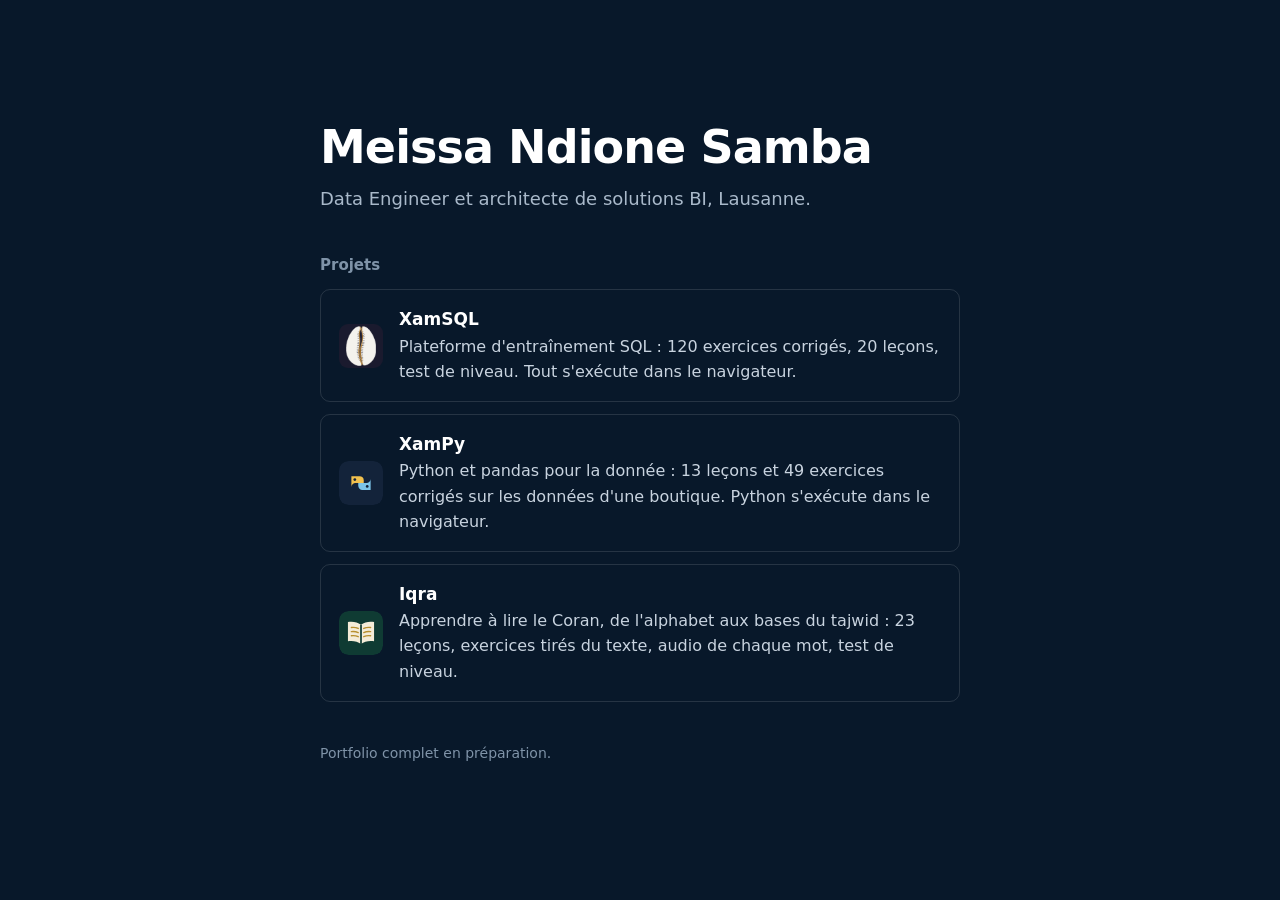
<file: index.html>
<!doctype html>
<html lang="fr">
  <head>
    <meta charset="utf-8" />
    <meta name="viewport" content="width=device-width, initial-scale=1" />
    <title>Meissa Ndione Samba — Data Engineer</title>
    <meta name="description" content="Portfolio de Meissa Ndione Samba, Data Engineer et architecte de solutions BI." />
    <link rel="icon" href="/xamsql/brand/xamsql-favicon-64.png" />
    <style>
      /* Page d'attente : sera remplacée par le portfolio. */
      :root { color-scheme: light dark; }
      body { margin: 0; min-height: 100vh; font: 16px/1.6 system-ui, -apple-system, "Segoe UI", sans-serif; background: #08182a; color: #c8d3df; display: grid; place-items: center; }
      main { width: min(640px, calc(100% - 48px)); padding: 64px 0; }
      h1 { color: #fff; font-size: clamp(32px, 6vw, 46px); line-height: 1.1; margin: 0 0 12px; letter-spacing: -0.02em; }
      .role { font-size: 18px; margin: 0 0 40px; color: #a9b9ca; }
      h2 { font-size: 15px; color: #7f93a8; font-weight: 600; margin: 0 0 12px; }
      a.project { margin-bottom: 12px; display: flex; gap: 16px; align-items: center; padding: 16px 18px; border: 1px solid rgba(255,255,255,.12); border-radius: 10px; color: inherit; text-decoration: none; }
      a.project:hover { border-color: #c9a227; }
      a.project img { width: 44px; height: 44px; border-radius: 9px; }
      a.project strong { display: block; color: #fff; font-size: 17px; }
      .soon { margin-top: 40px; font-size: 14px; color: #7f93a8; }
    </style>
  </head>
  <body>
    <main>
      <h1>Meissa Ndione Samba</h1>
      <p class="role">Data Engineer et architecte de solutions BI, Lausanne.</p>
      <h2>Projets</h2>
      <a class="project" href="/xamsql/">
        <img src="/xamsql/brand/xamsql-icon-dark.png" alt="" />
        <span>
          <strong>XamSQL</strong>
          Plateforme d'entraînement SQL : 120 exercices corrigés, 20 leçons, test de niveau. Tout s'exécute dans le navigateur.
        </span>
      </a>
      <a class="project" href="/xampy/">
        <img src="/xampy/icon.svg" alt="" />
        <span>
          <strong>XamPy</strong>
          Python et pandas pour la donnée : 13 leçons et 49 exercices corrigés sur les données d'une boutique. Python s'exécute dans le navigateur.
        </span>
      </a>
      <a class="project" href="/iqra/">
        <img src="/iqra/icon.svg" alt="" />
        <span>
          <strong>Iqra</strong>
          Apprendre à lire le Coran, de l'alphabet aux bases du tajwid : 23 leçons, exercices tirés du texte, audio de chaque mot, test de niveau.
        </span>
      </a>
      <p class="soon">Portfolio complet en préparation.</p>
    </main>
  </body>
</html>
</file>
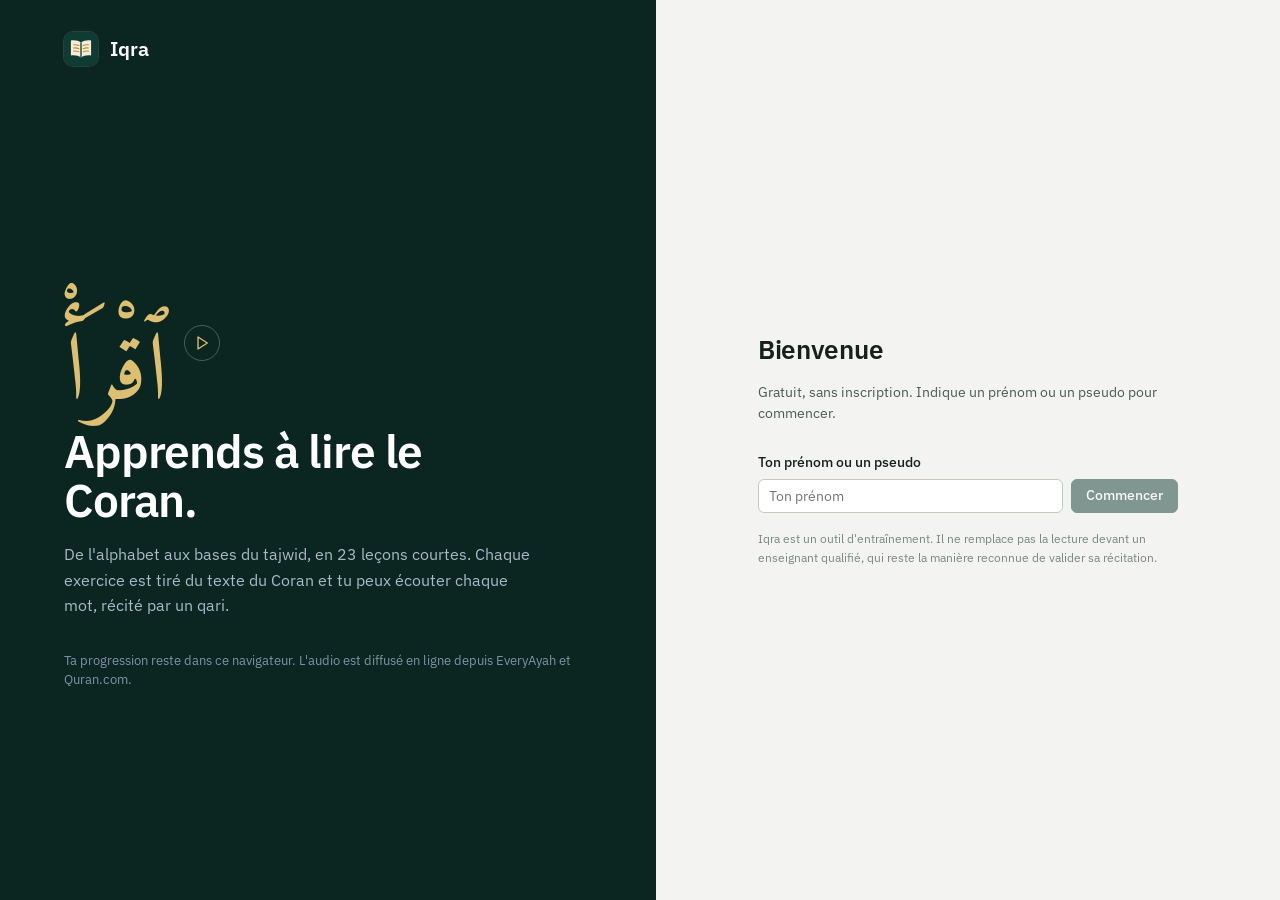
<file: iqra/index.html>
<!doctype html>
<html lang="fr">
  <head>
    <meta charset="utf-8" />
    <meta name="viewport" content="width=device-width, initial-scale=1, viewport-fit=cover" />
    <title>Iqra — apprendre à lire le Coran</title>
    <meta name="description" content="Apprendre à lire l'arabe du Coran, de l'alphabet aux bases du tajwid : leçons, exercices et test de niveau, en français." />
    <meta name="color-scheme" content="light dark" />
    <link rel="icon" href="/iqra/icon.svg" type="image/svg+xml" />
    <script>
      try {
        var t = localStorage.getItem("iqra.theme") || "system";
        if (t === "system") t = matchMedia("(prefers-color-scheme: dark)").matches ? "dark" : "light";
        document.documentElement.dataset.theme = t;
      } catch (e) {}
    </script>
    <script type="module" crossorigin src="/iqra/assets/index-BoZbzUaQ.js"></script>
    <link rel="stylesheet" crossorigin href="/iqra/assets/index-DTqui-wK.css">
  </head>
  <body>
    <div id="app"></div>
    <noscript>Iqra a besoin de JavaScript.</noscript>
  </body>
</html>
</file>
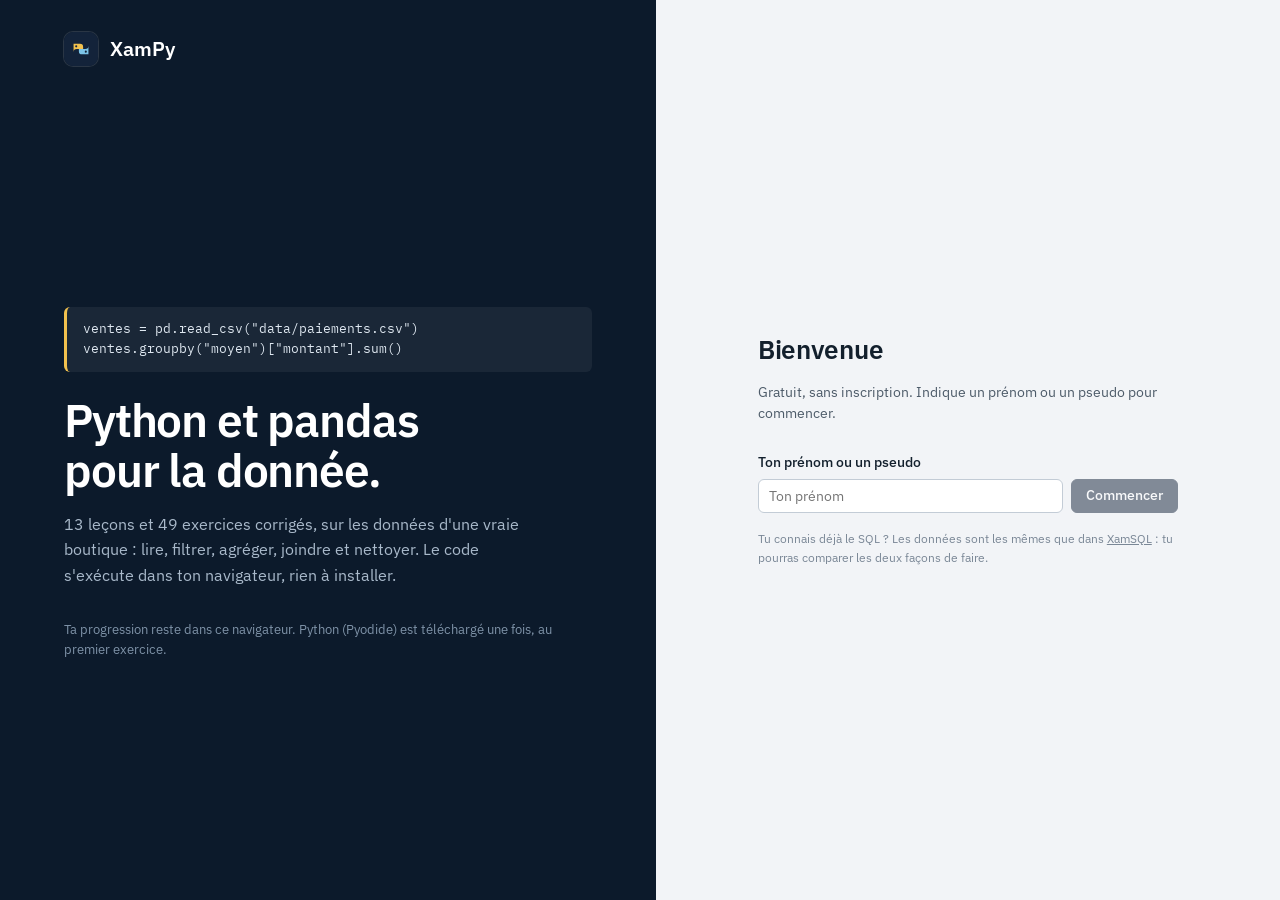
<file: xampy/index.html>
<!doctype html>
<html lang="fr">
  <head>
    <meta charset="utf-8" />
    <meta name="viewport" content="width=device-width, initial-scale=1, viewport-fit=cover" />
    <title>XamPy — Python et pandas pour la donnée</title>
    <meta name="description" content="Apprendre Python et pandas pour la donnée, en français : leçons, exercices corrigés, bac à sable. Tout s'exécute dans le navigateur." />
    <meta name="color-scheme" content="light dark" />
    <link rel="icon" href="/xampy/icon.svg" type="image/svg+xml" />
    <script>
      try {
        var t = localStorage.getItem("xampy.theme") || "system";
        if (t === "system") t = matchMedia("(prefers-color-scheme: dark)").matches ? "dark" : "light";
        document.documentElement.dataset.theme = t;
      } catch (e) {}
    </script>
    <script type="module" crossorigin src="/xampy/assets/index-C9q8kZn-.js"></script>
    <link rel="stylesheet" crossorigin href="/xampy/assets/index-Cl_EGYFU.css">
      <link rel="manifest" href="/xampy/manifest.webmanifest" />
    <meta name="theme-color" content="#13233a" />
  </head>
  <body>
    <div id="app"></div>
    <noscript>XamPy a besoin de JavaScript.</noscript>
  </body>
</html>
</file>
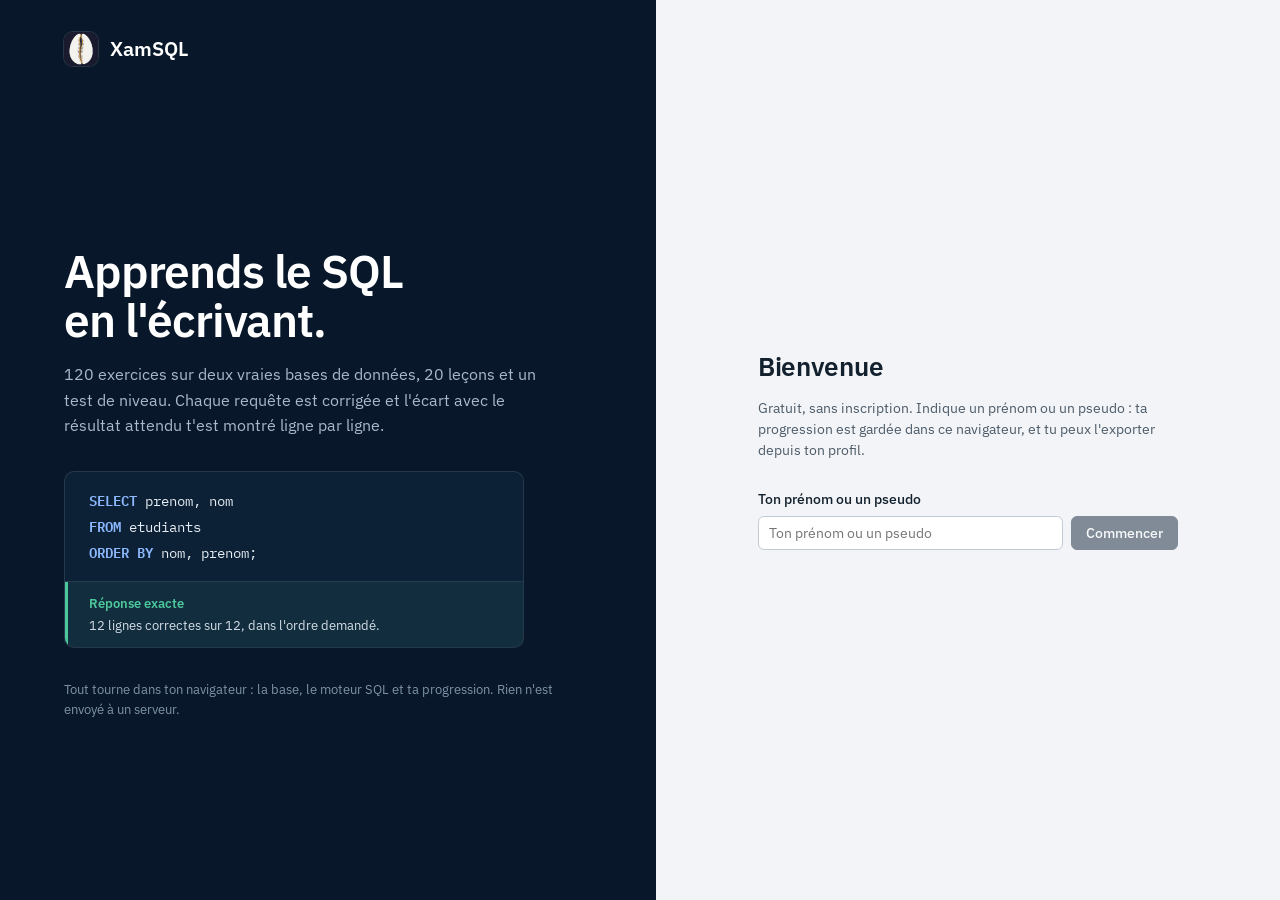
<file: xamsql/index.html>
<!doctype html>
<html lang="fr">
  <head>
    <meta charset="utf-8" />
    <meta name="viewport" content="width=device-width, initial-scale=1, viewport-fit=cover" />
    <title>XamSQL</title>
    <meta name="description" content="Entraînement SQL : exercices corrigés, leçons, test de niveau — en local." />
    <meta name="color-scheme" content="light dark" />
    <link rel="icon" href="/xamsql/brand/xamsql-favicon-64.png" sizes="64x64" />
    <script>
      // Thème appliqué avant le premier rendu (pas de flash clair -> sombre).
      try {
        var t = localStorage.getItem("xamsql.theme") || "system";
        if (t === "system") t = matchMedia("(prefers-color-scheme: dark)").matches ? "dark" : "light";
        document.documentElement.dataset.theme = t;
      } catch (e) {}
    </script>
    <script type="module" crossorigin src="/xamsql/assets/index-BQ7dBQHH.js"></script>
    <link rel="stylesheet" crossorigin href="/xamsql/assets/index-DLzaiDV6.css">
      <link rel="manifest" href="/xamsql/manifest.webmanifest" />
    <meta name="theme-color" content="#08182a" />
    <link rel="apple-touch-icon" href="/xamsql/brand/xamsql-app-192.png" />
  </head>
  <body>
    <div id="app"></div>
    <noscript>XamSQL a besoin de JavaScript.</noscript>
  </body>
</html>
</file>
<file: iqra/assets/index-DTqui-wK.css>
@font-face{font-family:IBM Plex Sans;font-style:normal;font-display:swap;font-weight:400;src:url(/iqra/assets/ibm-plex-sans-latin-400-normal-CDDApCn2.woff2) format("woff2"),url(/iqra/assets/ibm-plex-sans-latin-400-normal-CYLoc0-x.woff) format("woff")}@font-face{font-family:IBM Plex Sans;font-style:italic;font-display:swap;font-weight:400;src:url(/iqra/assets/ibm-plex-sans-latin-400-italic-CZTNEAuW.woff2) format("woff2"),url(/iqra/assets/ibm-plex-sans-latin-400-italic-CsGl1sm0.woff) format("woff")}@font-face{font-family:IBM Plex Sans;font-style:normal;font-display:swap;font-weight:500;src:url(/iqra/assets/ibm-plex-sans-latin-500-normal-6ng42L7E.woff2) format("woff2"),url(/iqra/assets/ibm-plex-sans-latin-500-normal-BgVn5rGT.woff) format("woff")}@font-face{font-family:IBM Plex Sans;font-style:normal;font-display:swap;font-weight:600;src:url(/iqra/assets/ibm-plex-sans-latin-600-normal-CuJfVYMP.woff2) format("woff2"),url(/iqra/assets/ibm-plex-sans-latin-600-normal-Cu4Hd6ag.woff) format("woff")}@font-face{font-family:IBM Plex Sans;font-style:normal;font-display:swap;font-weight:700;src:url(/iqra/assets/ibm-plex-sans-latin-700-normal-Bxkt5Cjx.woff2) format("woff2"),url(/iqra/assets/ibm-plex-sans-latin-700-normal-Bth3BMcD.woff) format("woff")}@font-face{font-family:IBM Plex Mono;font-style:normal;font-display:swap;font-weight:400;src:url(/iqra/assets/ibm-plex-mono-latin-400-normal-DMJ8VG8y.woff2) format("woff2"),url(/iqra/assets/ibm-plex-mono-latin-400-normal-CvHOgSBP.woff) format("woff")}@font-face{font-family:IBM Plex Mono;font-style:normal;font-display:swap;font-weight:500;src:url(/iqra/assets/ibm-plex-mono-latin-500-normal-DSY6xOcd.woff2) format("woff2"),url(/iqra/assets/ibm-plex-mono-latin-500-normal-CB9ihrfo.woff) format("woff")}@font-face{font-family:IBM Plex Mono;font-style:normal;font-display:swap;font-weight:600;src:url(/iqra/assets/ibm-plex-mono-latin-600-normal-BgSNZQsw.woff2) format("woff2"),url(/iqra/assets/ibm-plex-mono-latin-600-normal-DWFSQ4vo.woff) format("woff")}:root{--font-sans: "IBM Plex Sans", system-ui, -apple-system, "Segoe UI", sans-serif;--font-mono: "IBM Plex Mono", ui-monospace, "Cascadia Code", Consolas, monospace;--fs-xs: 12px;--fs-sm: 13px;--fs-md: 14px;--fs-lg: 16px;--fs-xl: 20px;--fs-2xl: 26px;--fs-3xl: 34px;--sp-1: 4px;--sp-2: 8px;--sp-3: 12px;--sp-4: 16px;--sp-5: 24px;--sp-6: 32px;--sp-7: 48px;--r-sm: 4px;--r-md: 6px;--r-lg: 10px;--sidebar-w: 232px;--topbar-h: 52px;--ease: cubic-bezier(.2, .7, .2, 1);--navy-950: #08182a;--navy-900: #10243a;--navy-800: #1a3350;--navy-600: #3a5779;--gold-500: #c9a227;--gold-300: #e3c868;--gold-100: #f7eed1;--gold-ink: #7a600d}:root,[data-theme=light]{--bg: #f2f4f7;--surface: #ffffff;--surface-2: #f7f8fa;--surface-sunk: #eceff3;--line: #dbe1e8;--line-strong: #c3ccd6;--text: #13202d;--text-2: #4d5b69;--text-3: #7a8796;--accent: var(--navy-900);--accent-hover: var(--navy-800);--accent-text: #ffffff;--focus: #2f6fd0;--mastery: var(--gold-500);--mastery-soft: var(--gold-100);--mastery-ink: var(--gold-ink);--ok: #12795a;--ok-soft: #e2f3ec;--partial: #9c5a00;--partial-soft: #fbefd8;--ko: #b42318;--ko-soft: #fce8e6;--info-soft: #e7eef8;--code-bg: #f6f8fb;--grid-head: #eef1f5;--sidebar-bg: var(--navy-950);--sidebar-text: #c8d3df;--sidebar-muted: #7f93a8;--sidebar-active: #ffffff;--sidebar-hover: rgba(255, 255, 255, .06);--overlay: rgba(8, 24, 42, .45);--shadow-pop: 0 12px 32px rgba(8, 24, 42, .18), 0 2px 6px rgba(8, 24, 42, .08);color-scheme:light}[data-theme=dark]{--bg: #0b1622;--surface: #101e2c;--surface-2: #142536;--surface-sunk: #0d1a27;--line: #213447;--line-strong: #2f4760;--text: #e4ebf2;--text-2: #a4b3c2;--text-3: #74879a;--accent: #e3c868;--accent-hover: #f0d888;--accent-text: #10243a;--focus: #7fb0ff;--mastery: #d9b440;--mastery-soft: #3a3115;--mastery-ink: #ecd27a;--ok: #4cc79b;--ok-soft: #10342a;--partial: #f0b155;--partial-soft: #3a2a0f;--ko: #ff8a7f;--ko-soft: #3d1a18;--info-soft: #17304a;--code-bg: #0d1a27;--grid-head: #16283a;--sidebar-bg: #06111d;--sidebar-text: #b9c7d5;--sidebar-muted: #6d8296;--sidebar-active: #ffffff;--sidebar-hover: rgba(255, 255, 255, .05);--overlay: rgba(0, 0, 0, .55);--shadow-pop: 0 12px 32px rgba(0, 0, 0, .45);color-scheme:dark}*,*:before,*:after{box-sizing:border-box}html,body,#app{height:100%}body{margin:0;font-family:var(--font-sans);font-size:var(--fs-md);line-height:1.5;color:var(--text);background:var(--bg);-webkit-font-smoothing:antialiased;text-rendering:optimizeLegibility}h1,h2,h3,h4{margin:0;line-height:1.25;font-weight:600;letter-spacing:-.01em}h1{font-size:var(--fs-2xl)}h2{font-size:var(--fs-xl)}h3{font-size:var(--fs-lg)}p{margin:0}a{color:inherit}code,kbd,pre,samp{font-family:var(--font-mono)}button,input,select,textarea{font:inherit;color:inherit}button{cursor:pointer}:focus-visible{outline:2px solid var(--focus);outline-offset:2px;border-radius:var(--r-sm)}::selection{background:color-mix(in srgb,var(--focus) 28%,transparent)}[hidden]{display:none!important}.sr-only{position:absolute;width:1px;height:1px;padding:0;margin:-1px;overflow:hidden;clip:rect(0 0 0 0);border:0}.muted{color:var(--text-2)}.faint{color:var(--text-3)}.mono{font-family:var(--font-mono)}.num{font-variant-numeric:tabular-nums}@media(prefers-reduced-motion:reduce){*,*:before,*:after{animation-duration:0s!important;transition-duration:0s!important}}:root,[data-theme=light]{--syn-keyword: #1d4f91;--syn-string: #8a4b0f;--syn-number: #0f6e5c;--syn-comment: #7a8796;--syn-punct: #5b6875;--syn-type: #6b3fa0;--syn-fn: #9a2f5a}[data-theme=dark]{--syn-keyword: #8cb8ff;--syn-string: #f0b97a;--syn-number: #6fd6b8;--syn-comment: #6d8296;--syn-punct: #93a4b5;--syn-type: #c8a6f2;--syn-fn: #f39bbd}.btn{display:inline-flex;align-items:center;justify-content:center;gap:6px;height:34px;padding:0 14px;border-radius:var(--r-md);border:1px solid var(--line-strong);background:var(--surface);color:var(--text);font-weight:500;font-size:var(--fs-md);text-decoration:none;white-space:nowrap;transition:background .12s var(--ease),border-color .12s var(--ease)}.btn:hover{background:var(--surface-2);border-color:var(--text-3)}.btn:disabled,.btn[aria-disabled=true]{opacity:.5;cursor:not-allowed}.btn-sm{height:28px;padding:0 10px;font-size:var(--fs-sm)}.btn-primary{background:var(--accent);border-color:var(--accent);color:var(--accent-text)}.btn-primary:hover{background:var(--accent-hover);border-color:var(--accent-hover)}.btn-ghost{background:transparent;border-color:transparent;color:var(--text-2)}.btn-ghost:hover{background:var(--surface-sunk);border-color:transparent;color:var(--text)}.btn-danger{background:transparent;border-color:color-mix(in srgb,var(--ko) 45%,transparent);color:var(--ko)}.btn-danger:hover{background:var(--ko-soft);border-color:var(--ko)}.btn-block{width:100%;margin-top:var(--sp-4)}.icon-btn{display:inline-grid;place-items:center;width:32px;height:32px;border-radius:var(--r-md);border:1px solid transparent;background:transparent;color:var(--text-2)}.icon-btn:hover:not(:disabled){background:var(--surface-sunk);color:var(--text)}.icon-btn:disabled{opacity:.35;cursor:not-allowed}.text-link{color:var(--text-2);font-size:var(--fs-sm);text-decoration:underline;text-underline-offset:3px;text-decoration-color:var(--line-strong);background:none;border:0;padding:0;display:inline-flex;align-items:center;gap:4px}.text-link:hover{color:var(--text);text-decoration-color:currentColor}.small{font-size:var(--fs-sm)}input[type=text],input:not([type]),select,.search-field{height:34px;border:1px solid var(--line-strong);border-radius:var(--r-md);background:var(--surface);color:var(--text);padding:0 10px;font-size:var(--fs-md)}input:focus,select:focus{outline:2px solid var(--focus);outline-offset:-1px;border-color:transparent}select{padding-right:28px;appearance:none;background-image:linear-gradient(45deg,transparent 50%,var(--text-2) 50%),linear-gradient(135deg,var(--text-2) 50%,transparent 50%);background-position:calc(100% - 14px) 15px,calc(100% - 9px) 15px;background-size:5px 5px;background-repeat:no-repeat}.field-row{display:flex;gap:var(--sp-2)}.field-row input{flex:1;min-width:0}.kbd{display:inline-block;min-width:20px;padding:0 5px;height:20px;line-height:18px;text-align:center;font:500 11px/18px var(--font-mono);color:var(--text-2);border:1px solid var(--line-strong);border-bottom-width:2px;border-radius:4px;background:var(--surface)}.tag{display:inline-flex;align-items:center;gap:4px;height:22px;padding:0 8px;border-radius:11px;font-size:var(--fs-xs);font-weight:500;background:var(--surface-sunk);color:var(--text-2);white-space:nowrap}.tag-ok{background:var(--ok-soft);color:var(--ok)}.tag-partial{background:var(--partial-soft);color:var(--partial)}.tag-ko{background:var(--ko-soft);color:var(--ko)}.tag-mastery{background:var(--mastery-soft);color:var(--mastery-ink)}.tag-info{background:var(--info-soft);color:var(--text)}.difficulty{display:inline-flex;gap:2px;align-items:flex-end;height:12px;vertical-align:middle}.difficulty i{width:4px;border-radius:1px;background:var(--line-strong)}.difficulty i:nth-child(1){height:5px}.difficulty i:nth-child(2){height:7px}.difficulty i:nth-child(3){height:9px}.difficulty i:nth-child(4){height:11px}.difficulty i:nth-child(5){height:12px}.difficulty i.on{background:var(--text-2)}.st{flex-shrink:0}.st-ok{color:var(--mastery)}.st-partial{color:var(--partial)}.st-todo{color:var(--line-strong)}.meter{height:6px;border-radius:3px;background:var(--surface-sunk);overflow:hidden}.meter>div{height:100%;border-radius:inherit;transition:width .4s var(--ease)}.meter-mastery>div{background:var(--mastery)}.meter-accent>div{background:var(--accent)}.meter-thin{height:4px}.tabs{display:flex;gap:2px;border-bottom:1px solid var(--line);padding:0 var(--sp-3)}.tab{position:relative;display:inline-flex;align-items:center;gap:6px;height:40px;padding:0 10px;border:0;background:none;color:var(--text-2);font-weight:500;font-size:var(--fs-md)}.tab:hover,.tab[aria-selected=true]{color:var(--text)}.tab[aria-selected=true]:after{content:"";position:absolute;left:8px;right:8px;bottom:-1px;height:2px;background:var(--accent);border-radius:2px 2px 0 0}.tab{white-space:nowrap}.tab-badge{font:500 11px var(--font-mono);color:var(--text-3);background:var(--surface-sunk);border-radius:8px;padding:1px 6px}.tab-lock{display:inline-flex;align-items:center;gap:4px}.empty{display:grid;justify-items:center;text-align:center;gap:var(--sp-2);padding:var(--sp-6) var(--sp-4);max-width:46ch;margin:0 auto}.empty h3{font-size:var(--fs-lg)}.empty-icon{color:var(--text-3)}.empty-action{margin-top:var(--sp-2)}.spinner{width:14px;height:14px;border-radius:50%;border:2px solid currentColor;border-right-color:transparent;display:inline-block;animation:spin .7s linear infinite;opacity:.7}@keyframes spin{to{transform:rotate(360deg)}}.notice{padding:var(--sp-3) var(--sp-4);border-radius:var(--r-md);background:var(--info-soft);font-size:var(--fs-sm);margin-bottom:var(--sp-4)}.notice-mastery{background:var(--mastery-soft);color:var(--text)}.callout{border-left:3px solid var(--line-strong);padding:var(--sp-2) var(--sp-3);margin:var(--sp-4) 0;background:var(--surface-2);border-radius:0 var(--r-md) var(--r-md) 0;font-size:var(--fs-sm)}.callout p{margin-bottom:var(--sp-2)}.error-text{color:var(--ko);font-size:var(--fs-sm)}.avatar{display:inline-grid;place-items:center;width:30px;height:30px;border-radius:50%;flex-shrink:0;background:var(--gold-100);color:var(--navy-900);font-weight:600;font-size:var(--fs-sm)}.avatar-lg{width:40px;height:40px;font-size:var(--fs-lg)}.dialog{border:0;padding:0;border-radius:var(--r-lg);background:var(--surface);color:var(--text);width:min(460px,calc(100vw - 32px));box-shadow:var(--shadow-pop)}.dialog-wide{width:min(720px,calc(100vw - 32px))}.dialog::backdrop,.palette::backdrop{background:var(--overlay)}.dialog-head{display:flex;align-items:center;justify-content:space-between;padding:var(--sp-4) var(--sp-4) 0 var(--sp-5)}.dialog-head h2{font-size:var(--fs-lg)}.dialog-body{padding:var(--sp-3) var(--sp-5) var(--sp-4);color:var(--text-2)}.dialog-body code{font-size:.92em}.dialog-foot{display:flex;justify-content:flex-end;gap:var(--sp-2);padding:var(--sp-3) var(--sp-4);border-top:1px solid var(--line);background:var(--surface-2);border-radius:0 0 var(--r-lg) var(--r-lg)}.toasts{position:fixed;bottom:var(--sp-5);left:50%;transform:translate(-50%);display:grid;gap:var(--sp-2);z-index:50}.toast{padding:10px 16px;border-radius:var(--r-md);background:var(--navy-900);color:#fff;font-size:var(--fs-sm);box-shadow:var(--shadow-pop);animation:toast-in .2s var(--ease)}.toast-ko{background:var(--ko)}@keyframes toast-in{0%{opacity:0;transform:translateY(6px)}}.shell{display:grid;grid-template-columns:var(--sidebar-w) 1fr;height:100%}.main{overflow:auto;min-width:0;outline:none}.shell-full .main{overflow:hidden;display:flex;flex-direction:column}.sidebar{background:var(--sidebar-bg);color:var(--sidebar-text);display:flex;flex-direction:column;min-height:0}.sb-top{display:flex;align-items:center;justify-content:space-between;padding:14px 16px 10px}.brand{display:inline-flex;align-items:center;gap:10px;color:#fff;text-decoration:none;font-weight:600;font-size:17px;letter-spacing:-.01em}.brand img{border-radius:7px;box-shadow:0 0 0 1px #ffffff1f}.sb-menu{display:none;background:none;border:0;color:#fff;padding:6px}.sb-body{display:flex;flex-direction:column;flex:1;min-height:0;padding:0 10px 12px}.sb-search{display:flex;align-items:center;gap:8px;width:100%;height:34px;padding:0 8px 0 10px;margin:6px 0 14px;border-radius:var(--r-md);border:1px solid rgba(255,255,255,.1);background:#ffffff0a;color:var(--sidebar-muted);font-size:var(--fs-sm)}.sb-search:hover{border-color:#fff3;color:var(--sidebar-text)}.sb-kbd{margin-left:auto;display:inline-flex;gap:3px}.sb-kbd .kbd{background:transparent;border-color:#ffffff26;color:var(--sidebar-muted)}.sb-nav{display:grid;gap:2px}.sb-link{position:relative;display:flex;align-items:center;gap:10px;height:36px;padding:0 10px;border-radius:var(--r-md);color:var(--sidebar-text);text-decoration:none;font-weight:500}.sb-link:hover{background:var(--sidebar-hover);color:#fff}.sb-link[aria-current=page]{background:#ffffff14;color:var(--sidebar-active)}.sb-link[aria-current=page]:before{content:"";position:absolute;left:-10px;top:8px;bottom:8px;width:3px;border-radius:0 3px 3px 0;background:var(--gold-500)}.sb-foot{margin-top:auto;display:grid;gap:10px}.sb-progress{padding:10px;font-size:var(--fs-xs);color:var(--sidebar-muted)}.sb-progress-row{display:flex;justify-content:space-between;margin-bottom:6px}.sb-progress .meter{background:#ffffff14}.sb-learner{display:flex;align-items:center;gap:10px;padding:8px;border-radius:var(--r-md);text-decoration:none;color:var(--sidebar-text);border-top:1px solid rgba(255,255,255,.07)}.sb-learner:hover,.sb-learner[aria-current=page]{background:var(--sidebar-hover)}.sb-learner-text{display:grid;min-width:0}.sb-learner-name{color:#fff;font-weight:500;white-space:nowrap;overflow:hidden;text-overflow:ellipsis}.sb-save{font-size:var(--fs-xs);color:var(--sidebar-muted)}.sb-save.save-error{color:#ff9b91}.sb-learner-gear{margin-left:auto;color:var(--sidebar-muted)}.fatal{max-width:560px;margin:15vh auto;padding:var(--sp-5)}.fatal h1{margin-bottom:var(--sp-3)}.page{max-width:1120px;margin:0 auto;padding:var(--sp-6) var(--sp-6) var(--sp-7)}.page-narrow{max-width:760px}.page-head{display:flex;align-items:flex-end;justify-content:space-between;gap:var(--sp-5);margin-bottom:var(--sp-5)}.page-head p{margin-top:6px;max-width:70ch}.page-head-side{display:grid;gap:6px;min-width:200px;justify-items:end}.page-head-side .meter{width:200px}.panel{background:var(--surface);border:1px solid var(--line);border-radius:var(--r-lg);padding:var(--sp-5)}.panel-title{display:flex;align-items:center;gap:6px;font-size:var(--fs-md);font-weight:600;color:var(--text-2);margin-bottom:var(--sp-3)}.section-head{display:flex;align-items:baseline;justify-content:space-between;margin:var(--sp-6) 0 var(--sp-3)}.section-head h2{font-size:var(--fs-lg)}.exo-id{font:500 var(--fs-sm) var(--font-mono);color:var(--text-3)}.sep{display:inline-block;width:3px;height:3px;border-radius:50%;background:var(--text-3);vertical-align:middle;margin:0 2px}.crumbs{display:flex;align-items:center;gap:8px;font-size:var(--fs-sm);color:var(--text-3);min-width:0}.crumbs a{color:var(--text-2);text-decoration:none;white-space:nowrap}.crumbs a:hover{color:var(--text);text-decoration:underline}.dash-grid{display:grid;grid-template-columns:1.7fr 1fr;grid-template-rows:auto auto;gap:var(--sp-4)}.resume{grid-row:span 2;display:flex;flex-direction:column;gap:var(--sp-3);border-top:3px solid var(--accent)}.resume-kicker{font-size:var(--fs-sm);color:var(--text-2);font-weight:500}.resume h2{font-size:var(--fs-2xl);line-height:1.2}.resume h2 .exo-id{font-size:var(--fs-lg);margin-right:4px;vertical-align:3px}.resume-statement{color:var(--text-2);font-size:var(--fs-lg);max-width:62ch;line-height:1.55}.resume-statement code{font-size:.9em;background:var(--surface-sunk);padding:1px 4px;border-radius:3px}.resume-meta{display:flex;align-items:center;gap:8px;font-size:var(--fs-sm);color:var(--text-2)}.resume-actions{display:flex;flex-wrap:wrap;gap:var(--sp-2);padding-top:var(--sp-2)}.resume-next{margin-top:auto;padding-top:var(--sp-4);border-top:1px solid var(--line)}.resume-next-head{display:flex;justify-content:space-between;align-items:baseline;font-size:var(--fs-sm);color:var(--text-2);margin-bottom:var(--sp-2)}.resume-next ul{list-style:none;margin:0;padding:0;display:grid}.resume-next a{display:grid;grid-template-columns:16px 40px minmax(0,1fr) auto;align-items:center;gap:10px;padding:6px 0;text-decoration:none;font-size:var(--fs-sm)}.resume-next a:hover span:nth-child(3){text-decoration:underline}.resume-next a.is-current{font-weight:600}.resume-next .segments{margin-bottom:var(--sp-2)}.level-score{font-size:var(--fs-3xl);font-weight:600;line-height:1;margin-bottom:6px}.level-score .faint{font-size:var(--fs-lg);font-weight:400}.level .btn{margin-top:var(--sp-3)}.activity-streak{font-size:var(--fs-md);margin-bottom:var(--sp-3)}.activity-streak .num{font-size:var(--fs-xl);font-weight:600}.heatmap{display:grid;grid-auto-flow:column;grid-template-rows:repeat(7,10px);gap:3px}.hm{width:10px;height:10px;border-radius:2px;background:var(--surface-sunk)}.hm-1{background:color-mix(in srgb,var(--mastery) 35%,var(--surface-sunk))}.hm-2{background:color-mix(in srgb,var(--mastery) 70%,var(--surface-sunk))}.hm-3{background:var(--mastery)}.hm-f{background:transparent}.heatmap-legend{font-size:var(--fs-xs);margin-top:var(--sp-2)}.mastery-cols{display:grid;grid-template-columns:repeat(4,1fr);gap:var(--sp-4)}.mastery-col h3{font-size:var(--fs-sm);color:var(--text-2);font-weight:600;padding-bottom:var(--sp-2);border-bottom:1px solid var(--line);margin-bottom:var(--sp-2)}.mastery-col ul{list-style:none;padding:0;margin:0;display:grid;gap:var(--sp-3)}.mastery-row{display:flex;justify-content:space-between;gap:var(--sp-2);text-decoration:none;font-size:var(--fs-sm);margin-bottom:5px}.mastery-row:hover .mastery-name{text-decoration:underline}.mastery-name{font-weight:500}.is-mastered .mastery-name:after{content:"";display:inline-block;width:6px;height:6px;margin-left:6px;border-radius:50%;background:var(--mastery);vertical-align:2px}.segments{display:flex;gap:2px;flex-wrap:wrap}.seg{width:14px;height:8px;border-radius:2px;background:var(--surface-sunk);border:1px solid var(--line)}.seg:hover{border-color:var(--text-2)}.seg-ok{background:var(--mastery);border-color:var(--mastery)}.seg-partial{background:var(--partial-soft);border-color:var(--partial)}.list{list-style:none;margin:0;padding:0;border:1px solid var(--line);border-radius:var(--r-lg);background:var(--surface);overflow:hidden}.list li+li{border-top:1px solid var(--line)}.list-row{display:grid;grid-template-columns:18px 48px minmax(0,1fr) auto auto;align-items:center;gap:var(--sp-3);padding:10px var(--sp-4);text-decoration:none;font-size:var(--fs-sm)}.list-row:hover{background:var(--surface-2)}.list-title{font-weight:500;white-space:nowrap;overflow:hidden;text-overflow:ellipsis;font-size:var(--fs-md)}.list-end{text-align:right;min-width:130px}.level-block{margin-top:var(--sp-6)}.level-head{display:flex;align-items:baseline;gap:var(--sp-3);padding-bottom:var(--sp-3);border-bottom:1px solid var(--line-strong)}.level-head h2{font-size:var(--fs-xl)}.notions{list-style:none;margin:0;padding:0}.notion{display:grid;grid-template-columns:44px minmax(0,1fr) auto;gap:var(--sp-4);padding:var(--sp-4) 0;border-bottom:1px solid var(--line);align-items:start;scroll-margin-top:var(--sp-5)}.notion-num{font:500 var(--fs-xl) var(--font-mono);color:var(--text-3);line-height:1.2}.notion.is-mastered .notion-num{color:var(--mastery)}.notion-title{display:flex;align-items:center;gap:var(--sp-2);flex-wrap:wrap}.notion-title h3{font-size:var(--fs-lg)}.notion-desc{margin:4px 0 var(--sp-3);max-width:75ch;font-size:var(--fs-sm)}.notion-meta{display:flex;align-items:center;gap:var(--sp-4);flex-wrap:wrap;font-size:var(--fs-sm)}.notion-lesson{display:inline-flex;align-items:center;gap:5px;text-decoration:none;font-weight:500}.notion-lesson:hover{text-decoration:underline}.notion-lesson .faint{display:inline-flex;align-items:center;gap:3px;font-weight:400;margin-left:2px}.notion-cta{padding-top:2px}.page-lesson{display:grid;grid-template-columns:minmax(0,1fr) 300px;gap:var(--sp-7);align-items:start}.lesson{max-width:70ch}.lesson h1{font-size:var(--fs-3xl);margin:var(--sp-3) 0 var(--sp-3);letter-spacing:-.02em}.lesson-lead{font-size:var(--fs-lg);color:var(--text-2);line-height:1.6}.lesson-meta{display:flex;align-items:center;gap:8px;flex-wrap:wrap;font-size:var(--fs-sm);margin-top:var(--sp-3);padding-bottom:var(--sp-5);border-bottom:1px solid var(--line)}.lesson-meta a{color:var(--text-2)}.lesson-section{margin-top:var(--sp-6)}.lesson-section>h2{font-size:var(--fs-xl);margin-bottom:var(--sp-3)}.md{font-size:15px;line-height:1.7}.md>*+*{margin-top:var(--sp-3)}.md ul,.md ol{padding-left:1.3em}.md li+li{margin-top:4px}.md code{font-size:.88em;background:var(--surface-sunk);padding:1px 5px;border-radius:4px}.md h2,.md h3,.md h4{font-size:var(--fs-lg);margin-top:var(--sp-5)}.md-table{max-width:max-content}.code{background:var(--code-bg);border:1px solid var(--line);border-radius:var(--r-md);padding:var(--sp-3) var(--sp-4);overflow-x:auto;font-size:13px;line-height:1.6}.code code{background:none;padding:0}.lesson-code{border:1px solid var(--line);border-radius:var(--r-md);overflow:hidden;background:var(--code-bg)}.sql-view .cm-editor{padding:4px 6px;font-size:13.5px}.lesson-code-bar{display:flex;align-items:center;gap:var(--sp-3);padding:8px 10px;border-top:1px solid var(--line);background:var(--surface);flex-wrap:wrap}.lesson-code-bar .faint{margin-left:auto}.lesson-code-out{border-top:1px solid var(--line);background:var(--surface);padding:var(--sp-2)}.lesson-code-out .grid-wrap{max-height:280px}.lesson-code-out.error-text{padding:var(--sp-3)}.lesson-recap{margin-top:var(--sp-6);padding:var(--sp-4) var(--sp-5);border-radius:var(--r-lg);background:var(--mastery-soft);border:1px solid color-mix(in srgb,var(--mastery) 35%,transparent)}.lesson-recap h2{font-size:var(--fs-md);margin-bottom:var(--sp-2);color:var(--mastery-ink)}.lesson-recap .md{font-size:var(--fs-md)}.lesson-recap .md code{background:color-mix(in srgb,var(--surface) 70%,transparent)}.lesson-pager{display:flex;justify-content:space-between;gap:var(--sp-4);margin-top:var(--sp-7);padding-top:var(--sp-5);border-top:1px solid var(--line)}.pager-link{display:flex;align-items:center;gap:var(--sp-3);text-decoration:none;padding:var(--sp-3) var(--sp-4);border:1px solid var(--line);border-radius:var(--r-md)}.pager-link>span{display:grid}.pager-link:hover{border-color:var(--text-3)}.pager-next{text-align:right;margin-left:auto}.lesson-aside{position:sticky;top:var(--sp-6)}.aside-exos{list-style:none;padding:0;margin:var(--sp-4) 0 0;display:grid}.aside-exos a{display:grid;grid-template-columns:16px 36px minmax(0,1fr) auto;align-items:center;gap:8px;padding:7px 0;text-decoration:none;font-size:var(--fs-sm);border-top:1px solid var(--line)}.aside-exos a:hover .aside-exo-title{text-decoration:underline}.aside-exo-title{white-space:nowrap;overflow:hidden;text-overflow:ellipsis}.filters{display:flex;flex-wrap:wrap;gap:var(--sp-2);margin-bottom:var(--sp-4);align-items:center}.search-field{display:inline-flex;align-items:center;gap:6px;flex:1 1 240px;color:var(--text-3)}.search-field input{border:0;outline:none;background:none;height:100%;padding:0;flex:1;min-width:0;color:var(--text)}.search-field:focus-within{outline:2px solid var(--focus);outline-offset:-1px;border-color:transparent}.table-card{border:1px solid var(--line);border-radius:var(--r-lg);background:var(--surface);overflow:hidden}.data-table{width:100%;border-collapse:collapse;font-size:var(--fs-md)}.data-table th{text-align:left;font-size:var(--fs-xs);font-weight:600;color:var(--text-2);padding:10px var(--sp-3);background:var(--surface-2);border-bottom:1px solid var(--line)}.data-table td{padding:10px var(--sp-3);border-bottom:1px solid var(--line);vertical-align:middle}.data-table tr:last-child td{border-bottom:0}.data-table tr.clickable{cursor:pointer}.data-table tr.clickable:hover td{background:var(--surface-2)}.col-st{width:36px;padding-right:0!important}.col-id{width:56px}.col-diff{width:96px}.col-fmt{width:120px;color:var(--text-2)}.col-base{width:96px;color:var(--text-2)}.col-try{width:64px;text-align:right}.row-title{display:block;font-weight:500;text-decoration:none}.row-title:hover{text-decoration:underline}.row-sub{font-size:var(--fs-xs)}.settings-group{padding:var(--sp-5) 0;border-top:1px solid var(--line)}.settings-group>h2{font-size:var(--fs-lg);margin-bottom:var(--sp-4)}.settings-group>p{margin-bottom:var(--sp-3);max-width:68ch}.setting{display:grid;gap:6px;margin-bottom:var(--sp-4);max-width:520px}.setting label{font-weight:500}.setting-inline{display:flex;align-items:center;justify-content:space-between;gap:var(--sp-4);max-width:none}.setting-actions{display:flex;gap:var(--sp-2);flex-wrap:wrap;margin-bottom:var(--sp-5)}.setting-danger{padding-top:var(--sp-4);border-top:1px dashed var(--line)}.segmented{display:inline-flex;border:1px solid var(--line-strong);border-radius:var(--r-md);padding:2px;background:var(--surface-sunk)}.segmented button{display:inline-flex;align-items:center;gap:6px;height:28px;padding:0 12px;border:0;border-radius:4px;background:transparent;color:var(--text-2);font-size:var(--fs-sm)}.segmented button[aria-checked=true]{background:var(--surface);color:var(--text);box-shadow:0 1px 2px #0000001f}.shortcuts{display:grid;grid-template-columns:max-content 1fr;gap:10px var(--sp-5);margin:0;font-size:var(--fs-sm)}.shortcuts dt{white-space:nowrap}.shortcuts dd{margin:0;color:var(--text-2)}.intro-rules h2{font-size:var(--fs-lg);margin-bottom:var(--sp-3)}.intro-rules ul{margin:0 0 var(--sp-5);padding-left:1.2em;display:grid;gap:8px;color:var(--text-2)}.scoring{display:grid;justify-items:center;gap:var(--sp-3);text-align:center;margin-top:10vh}.scoring .meter{width:240px}.exam-steps{display:flex;gap:4px;padding:8px var(--sp-4);border-bottom:1px solid var(--line);background:var(--surface);overflow-x:auto}.exam-step{flex:0 0 auto;width:28px;height:28px;border-radius:4px;border:1px solid var(--line-strong);background:var(--surface);color:var(--text-2);font:500 12px var(--font-mono)}.exam-step.is-answered{background:var(--accent);border-color:var(--accent);color:var(--accent-text)}.exam-step.is-current{outline:2px solid var(--focus);outline-offset:1px}.results-top{display:grid;grid-template-columns:280px 1fr;gap:var(--sp-4);align-items:start}.results-big{font-size:56px;font-weight:600;line-height:1;letter-spacing:-.02em;margin-bottom:var(--sp-2)}.results-big .faint{font-size:var(--fs-xl);font-weight:400}.rec-path{margin:0 0 var(--sp-2);padding-left:1.4em;display:grid;gap:6px}.rec-path li a{font-weight:500}.rec-path li .faint{margin-left:8px}.results-notions{margin-top:var(--sp-6)}.results-notions>h2{font-size:var(--fs-lg);margin-bottom:var(--sp-3)}.results-level{margin-top:var(--sp-4)}.results-level h3{font-size:var(--fs-sm);color:var(--text-2);margin-bottom:4px}.results-level ul{list-style:none;margin:0;padding:0}.rn-row{display:grid;grid-template-columns:minmax(0,1fr) 120px 44px 100px;align-items:center;gap:var(--sp-3);padding:7px 0;border-bottom:1px solid var(--line);font-size:var(--fs-sm)}.rn-bar{display:flex;gap:3px}.rn-bar i{flex:1;height:8px;border-radius:2px;background:var(--surface-sunk)}.st-maitrise .rn-bar i.on{background:var(--mastery)}.st-fragile .rn-bar i.on{background:var(--partial)}.st-lacune .rn-bar i.on{background:var(--ko)}.rn-score{text-align:right;color:var(--text-2)}.st-maitrise .rn-status{color:var(--mastery-ink)}.st-fragile .rn-status{color:var(--partial)}.st-lacune .rn-status{color:var(--ko)}.ws{display:flex;flex-direction:column;height:100%;min-height:0}.ws-bar{display:flex;align-items:center;gap:var(--sp-3);height:var(--topbar-h);padding:0 var(--sp-3) 0 var(--sp-4);border-bottom:1px solid var(--line);background:var(--surface);flex-shrink:0}.ws-bar-gap,.ws-toolbar-gap{flex:1}.ws-nav{display:flex;gap:2px}.ws-body{flex:1;min-height:0}.split{display:flex;height:100%;min-height:0;min-width:0}.split-col{flex-direction:column}.split-a{flex-shrink:0;min-width:0;min-height:0;display:flex}.split-b{flex:1;min-width:0;min-height:0;display:flex}.split-a>*,.split-b>*{flex:1;min-width:0;min-height:0}.split-handle{flex-shrink:0;background:var(--line);position:relative;z-index:2}.split-row>.split-handle{width:1px;cursor:col-resize}.split-col>.split-handle{height:1px;cursor:row-resize}.split-handle:after{content:"";position:absolute;inset:-4px}.split-handle:hover,.split-handle:focus-visible{background:var(--focus);outline:none}body.resizing{user-select:none;cursor:col-resize}.ws-brief{display:flex;flex-direction:column;background:var(--surface)}.ws-tabs{flex-shrink:0}.ws-brief-body{flex:1;overflow:auto;padding:var(--sp-5)}.statement-head{display:flex;align-items:center;gap:8px;margin-bottom:6px}.statement h1{font-size:var(--fs-xl);margin-bottom:var(--sp-3)}.statement-meta{display:flex;flex-wrap:wrap;align-items:center;gap:8px;font-size:var(--fs-sm);color:var(--text-2);margin-bottom:var(--sp-4)}.statement-text{font-size:15px}.expect{margin-top:var(--sp-5);padding-top:var(--sp-4);border-top:1px solid var(--line)}.expect h2{font-size:var(--fs-md);margin-bottom:4px}.expect p{margin-bottom:6px;line-height:1.7}.expect code{font-size:.9em;background:var(--surface-sunk);padding:1px 5px;border-radius:4px}.statement-lesson{display:inline-flex;align-items:center;gap:6px;margin-top:var(--sp-5);font-size:var(--fs-sm);color:var(--text-2)}.hints ol{padding-left:1.2em;margin:var(--sp-3) 0 var(--sp-4);display:grid;gap:var(--sp-3)}.hints li{padding-left:4px}.hints code{font-size:.9em;background:var(--surface-sunk);padding:1px 4px;border-radius:3px}.solution{display:grid;gap:var(--sp-3);justify-items:start}.solution .sql-view{width:100%;border:1px solid var(--line);border-radius:var(--r-md);overflow:hidden}.solution-locked{display:grid;justify-items:center;text-align:center;gap:var(--sp-3);padding:var(--sp-6) var(--sp-3);color:var(--text-2)}.schema{list-style:none;margin:0;padding:0;display:grid;gap:2px}.schema-loading{display:flex;align-items:center;gap:8px}.schema-table{border-radius:var(--r-md)}.schema-table.is-hl{background:var(--surface-2);box-shadow:inset 2px 0 0 var(--accent)}.schema-head{display:flex;align-items:center}.schema-toggle{flex:1;display:flex;align-items:center;gap:6px;padding:6px 8px;border:0;background:none;text-align:left;font-size:var(--fs-md)}.schema-toggle code{font-weight:600}.schema-toggle .faint{margin-left:auto;font-size:var(--fs-xs)}.schema-toggle .chev{color:var(--text-3);transition:transform .12s}.schema-toggle[aria-expanded=true] .chev{transform:rotate(90deg)}.schema-pick{border:0;background:none;color:var(--text-2);font-size:var(--fs-xs);padding:4px 8px;border-radius:4px}.schema-pick:hover{background:var(--surface-sunk);color:var(--text)}.schema-cols{list-style:none;margin:0;padding:0 8px 8px 28px;display:grid;gap:3px;font-size:var(--fs-sm)}.schema-cols li{display:flex;align-items:center;gap:8px;flex-wrap:wrap}.key{display:inline-flex;align-items:center;gap:3px;font:500 11px var(--font-mono);padding:1px 5px;border-radius:3px}.key-pk{background:var(--mastery-soft);color:var(--mastery-ink)}.key-fk{background:var(--info-soft);color:var(--text-2)}.ws-editor{display:flex;flex-direction:column;background:var(--code-bg)}.ws-toolbar{display:flex;align-items:center;gap:var(--sp-2);padding:8px var(--sp-3);border-bottom:1px solid var(--line);background:var(--surface);flex-shrink:0}.ws-attempts{margin-right:4px}.ws-editor-host{flex:1;min-height:0;overflow:hidden}.editor,.editor .cm-editor{height:100%}.ws-output{display:flex;flex-direction:column;background:var(--surface)}.ws-out-head{display:flex;align-items:center;justify-content:space-between;gap:var(--sp-3);padding-right:var(--sp-4);border-bottom:1px solid var(--line);flex-shrink:0}.ws-out-head .tabs{border-bottom:0;flex-shrink:0}.ws-out-head>.faint{white-space:nowrap;overflow:hidden;text-overflow:ellipsis;min-width:0}.ws-out-title{font-weight:500;padding:10px var(--sp-4)}.ws-out-body{flex:1;overflow:auto;padding:var(--sp-3) var(--sp-4)}.out-wait{display:flex;align-items:center;gap:8px;padding:var(--sp-4)}.out-note{margin-bottom:var(--sp-2)}.sql-error{border-left:3px solid var(--ko);background:var(--ko-soft);padding:var(--sp-3) var(--sp-4);border-radius:0 var(--r-md) var(--r-md) 0;display:grid;gap:4px;font-size:var(--fs-sm)}.sql-error-title{font-weight:600;color:var(--ko)}.verdict{display:flex;align-items:flex-start;gap:var(--sp-4);padding:var(--sp-3) var(--sp-4);border-bottom:1px solid var(--line);flex-shrink:0;animation:verdict-in .25s var(--ease)}@keyframes verdict-in{0%{opacity:0;transform:translateY(-4px)}}.verdict-ok{background:var(--ok-soft);box-shadow:inset 3px 0 0 var(--ok)}.verdict-partial{background:var(--partial-soft);box-shadow:inset 3px 0 0 var(--partial)}.verdict-ko{background:var(--ko-soft);box-shadow:inset 3px 0 0 var(--ko)}.verdict-main{flex:1;min-width:0;display:grid;gap:4px;font-size:var(--fs-sm)}.verdict-title{display:flex;align-items:baseline;gap:var(--sp-3)}.verdict-title strong{font-size:var(--fs-lg)}.verdict-ok .verdict-title strong{color:var(--ok)}.verdict-partial .verdict-title strong{color:var(--partial)}.verdict-ko .verdict-title strong{color:var(--ko)}.verdict-score{font:500 var(--fs-sm) var(--font-mono);color:var(--text-2)}.verdict-hint{color:var(--text-2)}.verdict-more{margin:2px 0 0;padding-left:1.1em;color:var(--text-2)}.verdict-actions{display:flex;gap:var(--sp-2);flex-shrink:0}.grid-wrap{overflow:auto;border:1px solid var(--line);border-radius:var(--r-md);max-height:100%;background:var(--surface);width:fit-content;max-width:100%}.grid{border-collapse:separate;border-spacing:0;font:13px/1.45 var(--font-mono)}.grid td:not(.rn),.grid th:not(.rn){min-width:72px}.grid th{position:sticky;top:0;z-index:1;background:var(--grid-head);text-align:left;font-weight:600;padding:6px 12px;border-bottom:1px solid var(--line-strong);white-space:nowrap;color:var(--text)}.grid td{padding:5px 12px;border-bottom:1px solid var(--line);white-space:nowrap;max-width:420px;overflow:hidden;text-overflow:ellipsis}.grid tbody tr:last-child td{border-bottom:0}.grid tbody tr:hover td{background:var(--surface-2)}.grid .rn{width:1%;text-align:right;color:var(--text-3);padding-right:8px;padding-left:10px;background:var(--surface-2);border-right:1px solid var(--line);font-size:11.5px;user-select:none}.grid thead .rn{background:var(--grid-head)}.c-num{text-align:right;font-variant-numeric:tabular-nums}.c-null{color:var(--text-3);font-style:italic}.grid-compact td,.grid-compact th{padding:4px 10px}.md-table .grid{font-family:var(--font-mono)}.diff{display:grid;gap:var(--sp-3)}.diff-summary{display:flex;flex-wrap:wrap;align-items:center;gap:6px;font-size:var(--fs-sm)}.diff-pill{display:inline-flex;align-items:baseline;gap:5px;padding:3px 10px 3px 8px;border-radius:12px;border:1px solid}.diff-pill b{font:600 var(--fs-sm) var(--font-mono)}.diff-pill.match{color:var(--ok);border-color:color-mix(in srgb,var(--ok) 35%,transparent);background:var(--ok-soft)}.diff-pill.moved{color:var(--partial);border-color:color-mix(in srgb,var(--partial) 35%,transparent);background:var(--partial-soft)}.diff-pill.missing{color:var(--ko);border-color:color-mix(in srgb,var(--ko) 35%,transparent);background:var(--ko-soft)}.diff-pill.extra{color:var(--text);border-color:var(--line-strong);background:var(--surface-sunk)}.diff-pill.zero{opacity:.55}.diff-total{margin-left:4px}.diff-note{font-size:var(--fs-sm);color:var(--partial)}.grid-diff .rn{min-width:46px;text-align:left;position:relative;padding-left:16px;font-family:var(--font-mono)}.row-mark{position:absolute;left:0;top:0;bottom:0;width:4px}.row-match .row-mark{background:var(--ok)}.row-moved .row-mark{background:var(--partial)}.row-extra .row-mark{background:var(--text-3)}.row-missing .row-mark{background:var(--ko)}.row-moved td:not(.rn){background:var(--partial-soft)}.row-extra td:not(.rn){text-decoration:line-through;text-decoration-color:color-mix(in srgb,var(--text-3) 70%,transparent);color:var(--text-2)}.row-missing td:not(.rn){background:var(--ko-soft);color:var(--ko)}.row-missing .rn:before{content:"manque ";font-size:10px;color:var(--ko)}.row-extra .rn:before{content:"en trop";font-size:10px;color:var(--text-3)}.col-missing{color:var(--ko)!important}.col-extra{color:var(--text-3)!important;text-decoration:line-through}.col-flag{display:inline-block;margin-left:6px;font-size:10px;font-weight:500;text-decoration:none}.c-absent{background:repeating-linear-gradient(135deg,transparent 0 5px,var(--ko-soft) 5px 10px)}.predict{overflow:auto;padding:var(--sp-5);background:var(--surface)}.predict h2{font-size:var(--fs-xl)}.predict>p{margin:4px 0 var(--sp-4)}.predict-options{display:grid;grid-template-columns:repeat(auto-fill,minmax(220px,1fr));gap:var(--sp-3);margin-bottom:var(--sp-4)}.predict-option{position:relative;display:grid;gap:var(--sp-2);padding:var(--sp-3);border:1px solid var(--line-strong);border-radius:var(--r-lg);cursor:pointer;background:var(--surface)}.predict-option input{position:absolute;opacity:0}.predict-option:hover{border-color:var(--text-3)}.predict-option:focus-within{outline:2px solid var(--focus);outline-offset:1px}.predict-option.is-picked{border-color:var(--accent);box-shadow:inset 0 0 0 1px var(--accent)}.predict-option.right{border-color:var(--ok);box-shadow:inset 0 0 0 1px var(--ok);background:var(--ok-soft)}.predict-option.wrong{border-color:var(--ko);box-shadow:inset 0 0 0 1px var(--ko)}.predict-letter{font:600 var(--fs-md) var(--font-mono);color:var(--text-2)}.predict-actions{display:flex;align-items:center;gap:var(--sp-3)}.predict .verdict{border:1px solid var(--line);border-radius:var(--r-lg)}.predict-proof{margin-top:var(--sp-2);max-width:320px}.inline-field{display:inline-flex;align-items:center;gap:6px}.inline-field select{height:30px}.history{list-style:none;margin:0;padding:0;display:grid;gap:2px}.history button{display:flex;gap:8px;align-items:flex-start;width:100%;text-align:left;border:0;background:none;padding:6px 8px;border-radius:4px;color:var(--text-3)}.history button:hover{background:var(--surface-sunk);color:var(--text)}.history code{font-size:12px;color:var(--text);word-break:break-word}.palette{border:0;padding:0;margin:12vh auto auto;width:min(620px,calc(100vw - 32px));border-radius:var(--r-lg);background:var(--surface);color:var(--text);box-shadow:var(--shadow-pop);overflow:hidden}.palette-search{display:flex;align-items:center;gap:10px;padding:0 var(--sp-4);border-bottom:1px solid var(--line);color:var(--text-3)}.palette-search input{flex:1;height:52px;border:0;outline:none;background:none;font-size:var(--fs-lg);padding:0}.palette-list{list-style:none;margin:0;padding:6px;max-height:min(420px,60vh);overflow:auto}.palette-item{display:flex;align-items:center;gap:12px;padding:8px 10px;border-radius:var(--r-md);cursor:pointer}.palette-item[aria-selected=true]{background:var(--surface-sunk)}.palette-icon{display:inline-grid;place-items:center;width:20px;color:var(--text-2)}.palette-text{display:grid;flex:1;min-width:0}.palette-title{white-space:nowrap;overflow:hidden;text-overflow:ellipsis}.palette-sub{font-size:var(--fs-xs)}.palette-empty{padding:var(--sp-4)}.onboard{display:grid;grid-template-columns:minmax(0,1.05fr) minmax(0,1fr);min-height:100%}.onboard-brand{background:var(--navy-950);color:#d5dee8;padding:var(--sp-6) clamp(24px,5vw,72px);display:flex;flex-direction:column;gap:var(--sp-6)}.onboard-logo{display:inline-flex;align-items:center;gap:12px;color:#fff;font-weight:600;font-size:20px}.onboard-logo img{border-radius:9px;box-shadow:0 0 0 1px #ffffff1f}.onboard-pitch{margin-top:auto}.onboard-pitch h1{font-size:clamp(32px,3.6vw,48px);line-height:1.08;color:#fff;letter-spacing:-.025em;max-width:14ch;margin-bottom:var(--sp-4)}.onboard-pitch p{font-size:var(--fs-lg);line-height:1.6;max-width:48ch;color:#a9b9ca}.onboard-demo{margin:0;max-width:460px;border:1px solid rgba(255,255,255,.1);border-radius:var(--r-lg);overflow:hidden;background:#0d2136}.onboard-sql{margin:0;padding:var(--sp-4) var(--sp-5);font-size:14px;line-height:1.7;color:#e6edf4}.onboard-sql b{color:#8cb8ff;font-weight:600}.onboard-demo figcaption{display:flex;flex-direction:column;gap:2px;padding:var(--sp-3) var(--sp-5);border-top:1px solid rgba(255,255,255,.08);background:#4cc79b14;font-size:var(--fs-sm);box-shadow:inset 3px 0 #4cc79b}.demo-verdict{color:#4cc79b;font-weight:600}.onboard-local{font-size:var(--fs-sm);color:#7f93a8;margin-bottom:auto}.onboard-panel{display:flex;align-items:center;justify-content:center;padding:var(--sp-6) var(--sp-5);background:var(--bg)}.onboard-inner{width:min(420px,100%);display:grid;gap:var(--sp-4)}.onboard-inner h2{font-size:var(--fs-2xl)}.learners{list-style:none;margin:0;padding:0;display:grid;gap:var(--sp-2)}.learner{display:flex;align-items:center;gap:4px;padding:4px 6px 4px 4px;border:1px solid var(--line);border-radius:var(--r-lg);background:var(--surface)}.learner:hover{border-color:var(--text-3)}.learner.is-current{border-color:var(--mastery)}.learner-open{flex:1;display:flex;align-items:center;gap:12px;padding:8px;border:0;background:none;text-align:left;border-radius:var(--r-md);min-width:0}.learner-text{display:grid;min-width:0;font-size:var(--fs-sm)}.learner-name{font-size:var(--fs-lg);font-weight:600;white-space:nowrap;overflow:hidden;text-overflow:ellipsis}.learner-actions{display:flex}.learner-edit{flex:1;display:flex;gap:6px;padding:6px}.learner-edit input{flex:1;min-width:0}.learner-new{display:grid;gap:6px;padding-top:var(--sp-3)}.learner-new label{font-weight:500}.onboard-back{font-size:var(--fs-sm);color:var(--text-2)}.onboard-foot{font-size:var(--fs-xs);line-height:1.6}@media(max-width:1100px){.mastery-cols{grid-template-columns:repeat(2,1fr)}.page-lesson{grid-template-columns:1fr}.lesson-aside{position:static}}@media(max-width:900px){.shell{grid-template-columns:1fr;grid-template-rows:auto 1fr}.sidebar{position:relative;z-index:20}.sb-top{padding:10px 14px}.sb-menu{display:inline-grid}.sb-body{display:none;position:absolute;top:100%;left:0;right:0;background:var(--sidebar-bg);padding:0 12px 16px;box-shadow:var(--shadow-pop)}.sidebar.is-open .sb-body{display:flex}.page{padding:var(--sp-5) var(--sp-4) var(--sp-6)}.page-head{flex-direction:column;align-items:flex-start}.page-head-side{justify-items:start}.dash-grid,.results-top{grid-template-columns:1fr}.resume{grid-row:auto}.col-fmt,.col-base,.col-try{display:none}.list-row{grid-template-columns:18px 44px minmax(0,1fr)}.list-row>.faint{display:none}.notion{grid-template-columns:32px minmax(0,1fr)}.notion-cta{grid-column:2}.onboard{grid-template-columns:1fr}.onboard-brand{gap:var(--sp-4);padding-bottom:var(--sp-5)}.onboard-pitch{margin-top:var(--sp-3)}.onboard-demo,.onboard-local{display:none}.shell-full .main{overflow:auto;display:block}.ws{height:auto}.split,.split-col{flex-direction:column;height:auto}.split-a{width:auto!important;height:auto!important}.split-handle{display:none}.ws-brief-body{max-height:none}.ws-editor-host{height:240px;flex:none}.ws-out-body{max-height:60vh}.rn-row{grid-template-columns:minmax(0,1fr) 80px 40px}.rn-status{display:none}}@media(max-width:560px){.mastery-cols{grid-template-columns:1fr}.ws-bar .faint{display:none}.setting-inline{flex-direction:column;align-items:flex-start}}@font-face{font-family:Amiri Quran;font-style:normal;font-display:swap;font-weight:400;src:url(/iqra/assets/amiri-quran-arabic-400-normal-wRcqfVJx.woff2) format("woff2"),url(/iqra/assets/amiri-quran-arabic-400-normal-CZ144KtP.woff) format("woff")}@font-face{font-family:Iqra Arabic Inline;src:url(/iqra/assets/amiri-quran-arabic-400-normal-wRcqfVJx.woff2) format("woff2");unicode-range:U+0600-06FF,U+0750-077F,U+08A0-08FF,U+FB50-FDFF,U+FE70-FEFF,U+200C-200E;size-adjust:135%;font-display:swap}:root{--font-sans: "IBM Plex Sans", "Iqra Arabic Inline", system-ui, -apple-system, "Segoe UI", sans-serif;--font-ar: "Amiri Quran", "Amiri", "Scheherazade New", "Noto Naskh Arabic", serif;--green-950: #0b2621;--green-900: #0f3b33;--green-800: #17493f;--green-600: #2f6e60;--gold-500: #b8902f;--gold-300: #dcbf72;--gold-100: #f5ecd3;--gold-ink: #6e5414;--tj-plain: inherit}:root,[data-theme=light]{--bg: #f3f4f1;--surface: #ffffff;--surface-2: #f8f8f5;--surface-sunk: #ecede8;--line: #dde0d8;--line-strong: #c4c9bd;--text: #16211d;--text-2: #4c5a54;--text-3: #7a8780;--accent: var(--green-900);--accent-hover: var(--green-800);--focus: #2f7d6b;--mastery: var(--gold-500);--mastery-soft: var(--gold-100);--mastery-ink: var(--gold-ink);--info-soft: #e5efeb;--sidebar-bg: var(--green-950);--sidebar-text: #c9d8d2;--sidebar-muted: #86a097;--overlay: rgba(11, 38, 33, .45);--page: #fbf8ef;--page-line: #e9e0c8;--ar-ink: #1b1a16;--hl-bg: #f6dfa0;--hl-ink: #4a3500}[data-theme=dark]{--bg: #0b1513;--surface: #101e1b;--surface-2: #142521;--surface-sunk: #0d1917;--line: #20352f;--line-strong: #2e4a42;--text: #e3ebe7;--text-2: #a3b5ad;--text-3: #728780;--accent: #dcbf72;--accent-hover: #ead196;--accent-text: #0f2a24;--focus: #7fd1bb;--mastery: #d4ad4a;--mastery-soft: #3a3016;--mastery-ink: #ecd27a;--info-soft: #16302a;--sidebar-bg: #06110e;--overlay: rgba(0, 0, 0, .55);--page: #151d19;--page-line: #2a3a33;--ar-ink: #efe9da;--hl-bg: #6b5416;--hl-ink: #fff3cf}.toast{background:var(--green-900)}.onboard-brand{background:var(--green-950)}.ar{font-family:var(--font-ar);color:var(--ar-ink);line-height:2.1;font-feature-settings:"calt","liga";unicode-bidi:isolate}.ar-sm{font-size:24px}.ar-md{font-size:32px}.ar-lg{font-size:calc(36px * var(--ar-scale, 1))}.ar-xl{font-size:calc(72px * var(--ar-scale, 1));line-height:1.6}.ar-hl{background:var(--hl-bg);color:var(--hl-ink);border-radius:4px;box-shadow:0 0 0 3px var(--hl-bg)}.mushaf{background:var(--page);border:1px solid var(--page-line);border-radius:var(--r-lg)}.play{display:inline-flex;align-items:center;justify-content:center;width:36px;height:36px;border-radius:50%;border:1px solid var(--line-strong);background:var(--surface);color:var(--accent);cursor:pointer;flex:none}.play:hover{border-color:var(--accent)}.play.is-playing{background:var(--accent);color:var(--accent-text, #fff);border-color:var(--accent)}.play-sm{width:28px;height:28px}.sura{display:grid;gap:0}.sura-bar{display:flex;align-items:center;gap:var(--sp-3);flex-wrap:wrap;padding:var(--sp-3) var(--sp-4);border-bottom:1px solid var(--page-line);position:sticky;top:0;background:var(--page);z-index:2;border-radius:var(--r-lg) var(--r-lg) 0 0}.basmala{text-align:center;margin:var(--sp-4) 0 0}.verse{display:grid;grid-template-columns:44px minmax(0,1fr);gap:var(--sp-3);padding:var(--sp-3) var(--sp-4);border-bottom:1px solid var(--page-line)}.verse:last-child{border-bottom:0}.verse-tools{display:flex;flex-direction:column;align-items:center;gap:4px;padding-top:14px}.verse-text{margin:0;text-align:right;line-height:2.4}.word{all:unset;cursor:pointer;border-radius:6px;padding:0 3px}.word:hover{background:var(--surface-sunk)}.word:focus-visible{outline:2px solid var(--focus)}.ayah-num{font-family:var(--font-ar);font-size:calc(26px * var(--ar-scale, 1));color:var(--mastery);margin-inline:6px;white-space:nowrap}.legend{display:flex;flex-wrap:wrap;gap:6px 14px;font-size:var(--fs-sm);color:var(--text-2)}.legend span{display:inline-flex;align-items:center;gap:6px}.legend i{width:10px;height:10px;border-radius:3px;display:inline-block}.sura-list{display:grid;grid-template-columns:repeat(auto-fill,minmax(220px,1fr));gap:var(--sp-2)}.sura-item{display:grid;grid-template-columns:34px 1fr auto;align-items:center;gap:var(--sp-3);padding:var(--sp-3);border:1px solid var(--line);border-radius:var(--r-md);background:var(--surface);color:var(--text);text-decoration:none}.sura-item:hover{border-color:var(--line-strong);background:var(--surface-2)}.sura-n{font:500 var(--fs-sm) var(--font-mono);color:var(--text-3)}.sura-names{display:grid;line-height:1.3;min-width:0}.sura-names b{font-weight:600}.sura-names span{font-size:var(--fs-xs);color:var(--text-3)}.sura-item .ar{font-size:22px;line-height:1.4}.letters{display:grid;grid-template-columns:repeat(auto-fill,minmax(150px,1fr));gap:var(--sp-3)}.letter-card{padding:var(--sp-4);text-align:center}.letter-card .ar-xl{display:block}.letter-card .letter-name{font-weight:600;margin-top:4px}.letter-card .letter-son{font-size:var(--fs-sm);color:var(--text-3)}.letter-forms{display:flex;justify-content:center;gap:10px;direction:rtl;margin-top:var(--sp-2)}.letter-forms .ar{font-size:26px;line-height:1.6}.letter-repere{font-size:var(--fs-xs);color:var(--text-2);margin-top:var(--sp-2);line-height:1.5;text-align:start}.syllables{display:flex;flex-wrap:wrap;gap:var(--sp-2);direction:rtl;padding:var(--sp-4)}.syllable{min-width:64px;text-align:center;padding:4px 8px;border-radius:var(--r-md);background:var(--surface);border:1px solid var(--page-line)}.syllable small{display:block;direction:ltr;font-size:var(--fs-xs);color:var(--text-3);line-height:1.2;padding-bottom:4px}.examples{display:grid;gap:var(--sp-2)}.example{display:flex;align-items:center;gap:var(--sp-3);padding:var(--sp-2) var(--sp-4)}.example .ar{flex:1;text-align:right;font-size:calc(32px * var(--ar-scale, 1))}.example-ref{font-size:var(--fs-xs);color:var(--text-3);white-space:nowrap}.rule-card{padding:var(--sp-4);border-inline-start:4px solid var(--rule, var(--line-strong))}.rule-card h3{font-size:var(--fs-lg);display:flex;gap:8px;align-items:baseline;flex-wrap:wrap}.rule-card h3 small{font-weight:400;color:var(--text-3);font-size:var(--fs-sm)}.rule-card p{font-size:var(--fs-sm);color:var(--text-2);margin:6px 0 var(--sp-3);line-height:1.6}.quiz{max-width:760px;margin:0 auto}.quiz-top{display:flex;align-items:center;gap:var(--sp-3);margin-bottom:var(--sp-5)}.quiz-top .meter{flex:1}.quiz-card{padding:var(--sp-5)}.quiz-prompt{font-size:var(--fs-lg);font-weight:600;margin-bottom:var(--sp-4)}.quiz-display{text-align:center;padding:var(--sp-4) var(--sp-3);margin-bottom:var(--sp-4)}.quiz-listen{display:flex;justify-content:center;margin-bottom:var(--sp-4)}.quiz-listen .play{width:64px;height:64px}.choices{display:grid;grid-template-columns:repeat(2,minmax(0,1fr));gap:var(--sp-2)}.choice{display:flex;align-items:center;justify-content:center;gap:8px;min-height:52px;padding:10px 14px;border:1px solid var(--line-strong);border-radius:var(--r-md);background:var(--surface);color:var(--text);font:inherit;font-size:var(--fs-md);cursor:pointer;text-align:center}.choice:hover:not(:disabled){border-color:var(--accent);background:var(--surface-2)}.choice:disabled{cursor:default}.choice .ar{font-size:30px;line-height:1.5}.choice kbd{font:500 11px var(--font-mono);color:var(--text-3);border:1px solid var(--line);border-radius:3px;padding:0 4px}.choice.is-picked{border-color:var(--accent);box-shadow:inset 0 0 0 1px var(--accent)}.choice.is-right{border-color:var(--ok);background:var(--ok-soft);box-shadow:inset 0 0 0 1px var(--ok)}.choice.is-wrong{border-color:var(--ko);background:var(--ko-soft)}.feedback{margin-top:var(--sp-4);padding:var(--sp-3) var(--sp-4);border-radius:var(--r-md);font-size:var(--fs-sm);line-height:1.6;display:grid;gap:6px}.feedback-ok{background:var(--ok-soft)}.feedback-ko{background:var(--ko-soft)}.feedback b{font-size:var(--fs-md)}.feedback-ref{display:flex;align-items:center;gap:8px;color:var(--text-2)}.quiz-foot{display:flex;justify-content:flex-end;gap:var(--sp-2);margin-top:var(--sp-4)}.score-big{font-size:56px;font-weight:600;letter-spacing:-.03em;line-height:1}.module-scores{display:grid;gap:var(--sp-3)}.module-score{display:grid;grid-template-columns:minmax(0,1fr) 160px 56px;align-items:center;gap:var(--sp-3);font-size:var(--fs-sm)}.module{margin-top:var(--sp-6)}.module-head{display:flex;align-items:baseline;gap:var(--sp-3);margin-bottom:var(--sp-3)}.module-head h2{font-size:var(--fs-xl)}.module-head span{color:var(--text-3);font-size:var(--fs-sm)}.lesson-list{display:grid;gap:1px;background:var(--line);border:1px solid var(--line);border-radius:var(--r-lg);overflow:hidden}.lesson-row{display:grid;grid-template-columns:28px minmax(0,1fr) auto;align-items:center;gap:var(--sp-3);padding:var(--sp-3) var(--sp-4);background:var(--surface);color:var(--text);text-decoration:none}.lesson-row:hover{background:var(--surface-2)}.lesson-row b{font-weight:600;display:block}.lesson-row span{font-size:var(--fs-sm);color:var(--text-3)}.lesson-row .is-done{color:var(--mastery)}.lesson-row.is-next{box-shadow:inset 3px 0 0 var(--accent)}.home-hero{display:grid;grid-template-columns:minmax(0,1fr) auto;align-items:center;gap:var(--sp-5);padding:var(--sp-5) var(--sp-6)}.home-hero h1{font-size:var(--fs-2xl);margin-bottom:6px}.home-hero .ar-xl{font-size:64px}.home-grid{display:grid;grid-template-columns:repeat(3,minmax(0,1fr));gap:var(--sp-4);margin-top:var(--sp-4)}.home-grid .panel{display:grid;gap:var(--sp-2);align-content:start}.stat{font-size:var(--fs-2xl);font-weight:600}.disclaimer{font-size:var(--fs-sm);color:var(--text-2);line-height:1.6;border-inline-start:3px solid var(--mastery);padding:var(--sp-2) var(--sp-4);background:var(--surface);border-radius:0 var(--r-md) var(--r-md) 0;margin-top:var(--sp-5)}@media(max-width:860px){.home-grid{grid-template-columns:1fr}.home-hero{grid-template-columns:1fr;padding:var(--sp-4)}.home-hero .ar-xl{display:none}.verse{grid-template-columns:36px minmax(0,1fr);padding:var(--sp-3) var(--sp-2)}.ar-lg{font-size:calc(30px * var(--ar-scale, 1))}.module-score{grid-template-columns:minmax(0,1fr) 90px 44px}}@media(max-width:520px){.choices{grid-template-columns:1fr}}.welcome-word{display:flex;align-items:center;gap:var(--sp-4);margin-bottom:var(--sp-4)}.welcome-ar{color:var(--gold-300);font-size:96px;line-height:1.4}.onboard-brand .play{background:transparent;color:var(--gold-300);border-color:#ffffff40}.tj{color:var(--c)}[data-theme=dark] .tj{color:color-mix(in oklab,var(--c) 55%,white)}.reader-controls{display:flex;flex-wrap:wrap;gap:var(--sp-3) var(--sp-5);align-items:center;margin-bottom:var(--sp-3);font-size:var(--fs-sm)}.reader-controls label{display:inline-flex;align-items:center;gap:8px}.reader-controls select{font:inherit;padding:4px 8px;border-radius:var(--r-sm);border:1px solid var(--line-strong);background:var(--surface);color:var(--text)}.tj-swatch{background:var(--c)}[data-theme=dark] .tj-swatch{background:color-mix(in oklab,var(--c) 55%,white)}.notice-text{white-space:pre-wrap;font-size:var(--fs-xs);background:var(--surface-2);padding:var(--sp-3);border-radius:var(--r-md);max-height:260px;overflow:auto}.credits p{margin-bottom:var(--sp-3)}.select{font:inherit;padding:6px 8px;border-radius:var(--r-sm);border:1px solid var(--line-strong);background:var(--surface);color:var(--text);max-width:100%}[data-theme=dark] .tj-gray{color:#7f8f88}.legend-box summary{cursor:pointer;font-size:var(--fs-sm);color:var(--text-2);margin-bottom:8px}@media(max-width:860px){.reader-head{flex-direction:row;align-items:center;flex-wrap:wrap;gap:var(--sp-2) var(--sp-4)}.reader-head h1{font-size:var(--fs-2xl)}.reader-head h1 span{display:block;font-size:var(--fs-lg)}.reader-controls{gap:var(--sp-2) var(--sp-4)}.reader-controls select{max-width:60vw}}.verse-aids{grid-column:2;display:grid;gap:6px;padding-bottom:4px}.verse-aids p{margin:0}.verse-translit{font-size:var(--fs-md);color:var(--text-2);font-style:italic;line-height:1.6}.verse-fr{font-size:var(--fs-md);color:var(--text);line-height:1.6;max-width:70ch}.basmala-box{padding-bottom:var(--sp-3);border-bottom:1px solid var(--page-line)}.basmala-box .verse-aids{text-align:center;justify-items:center;padding:0 var(--sp-4);margin-top:var(--sp-3)}@media(max-width:860px){.verse-aids{grid-column:1 / -1}}.reader-search{display:flex;flex-wrap:wrap;gap:var(--sp-3);align-items:center;margin-bottom:var(--sp-4)}.search-field{flex:1 1 280px;display:flex;align-items:center;gap:8px;padding:0 12px;border:1px solid var(--line-strong);border-radius:var(--r-md);background:var(--surface);color:var(--text-3)}.search-field:focus-within{border-color:var(--focus);box-shadow:0 0 0 2px color-mix(in oklab,var(--focus) 30%,transparent)}.search-field input{flex:1;border:0;outline:0;background:transparent;font:inherit;color:var(--text);padding:10px 0;min-width:0}.juz{margin-top:var(--sp-5)}.juz .module-head h2{font-size:var(--fs-lg)}
</file>
<file: xampy/assets/index-Cl_EGYFU.css>
@font-face{font-family:IBM Plex Sans;font-style:normal;font-display:swap;font-weight:400;src:url(/xampy/assets/ibm-plex-sans-latin-400-normal-CDDApCn2.woff2) format("woff2"),url(/xampy/assets/ibm-plex-sans-latin-400-normal-CYLoc0-x.woff) format("woff")}@font-face{font-family:IBM Plex Sans;font-style:italic;font-display:swap;font-weight:400;src:url(/xampy/assets/ibm-plex-sans-latin-400-italic-CZTNEAuW.woff2) format("woff2"),url(/xampy/assets/ibm-plex-sans-latin-400-italic-CsGl1sm0.woff) format("woff")}@font-face{font-family:IBM Plex Sans;font-style:normal;font-display:swap;font-weight:500;src:url(/xampy/assets/ibm-plex-sans-latin-500-normal-6ng42L7E.woff2) format("woff2"),url(/xampy/assets/ibm-plex-sans-latin-500-normal-BgVn5rGT.woff) format("woff")}@font-face{font-family:IBM Plex Sans;font-style:normal;font-display:swap;font-weight:600;src:url(/xampy/assets/ibm-plex-sans-latin-600-normal-CuJfVYMP.woff2) format("woff2"),url(/xampy/assets/ibm-plex-sans-latin-600-normal-Cu4Hd6ag.woff) format("woff")}@font-face{font-family:IBM Plex Sans;font-style:normal;font-display:swap;font-weight:700;src:url(/xampy/assets/ibm-plex-sans-latin-700-normal-Bxkt5Cjx.woff2) format("woff2"),url(/xampy/assets/ibm-plex-sans-latin-700-normal-Bth3BMcD.woff) format("woff")}@font-face{font-family:IBM Plex Mono;font-style:normal;font-display:swap;font-weight:400;src:url(/xampy/assets/ibm-plex-mono-latin-400-normal-DMJ8VG8y.woff2) format("woff2"),url(/xampy/assets/ibm-plex-mono-latin-400-normal-CvHOgSBP.woff) format("woff")}@font-face{font-family:IBM Plex Mono;font-style:normal;font-display:swap;font-weight:500;src:url(/xampy/assets/ibm-plex-mono-latin-500-normal-DSY6xOcd.woff2) format("woff2"),url(/xampy/assets/ibm-plex-mono-latin-500-normal-CB9ihrfo.woff) format("woff")}@font-face{font-family:IBM Plex Mono;font-style:normal;font-display:swap;font-weight:600;src:url(/xampy/assets/ibm-plex-mono-latin-600-normal-BgSNZQsw.woff2) format("woff2"),url(/xampy/assets/ibm-plex-mono-latin-600-normal-DWFSQ4vo.woff) format("woff")}:root{--font-sans: "IBM Plex Sans", system-ui, -apple-system, "Segoe UI", sans-serif;--font-mono: "IBM Plex Mono", ui-monospace, "Cascadia Code", Consolas, monospace;--fs-xs: 12px;--fs-sm: 13px;--fs-md: 14px;--fs-lg: 16px;--fs-xl: 20px;--fs-2xl: 26px;--fs-3xl: 34px;--sp-1: 4px;--sp-2: 8px;--sp-3: 12px;--sp-4: 16px;--sp-5: 24px;--sp-6: 32px;--sp-7: 48px;--r-sm: 4px;--r-md: 6px;--r-lg: 10px;--sidebar-w: 232px;--topbar-h: 52px;--ease: cubic-bezier(.2, .7, .2, 1);--navy-950: #08182a;--navy-900: #10243a;--navy-800: #1a3350;--navy-600: #3a5779;--gold-500: #c9a227;--gold-300: #e3c868;--gold-100: #f7eed1;--gold-ink: #7a600d}:root,[data-theme=light]{--bg: #f2f4f7;--surface: #ffffff;--surface-2: #f7f8fa;--surface-sunk: #eceff3;--line: #dbe1e8;--line-strong: #c3ccd6;--text: #13202d;--text-2: #4d5b69;--text-3: #7a8796;--accent: var(--navy-900);--accent-hover: var(--navy-800);--accent-text: #ffffff;--focus: #2f6fd0;--mastery: var(--gold-500);--mastery-soft: var(--gold-100);--mastery-ink: var(--gold-ink);--ok: #12795a;--ok-soft: #e2f3ec;--partial: #9c5a00;--partial-soft: #fbefd8;--ko: #b42318;--ko-soft: #fce8e6;--info-soft: #e7eef8;--code-bg: #f6f8fb;--grid-head: #eef1f5;--sidebar-bg: var(--navy-950);--sidebar-text: #c8d3df;--sidebar-muted: #7f93a8;--sidebar-active: #ffffff;--sidebar-hover: rgba(255, 255, 255, .06);--overlay: rgba(8, 24, 42, .45);--shadow-pop: 0 12px 32px rgba(8, 24, 42, .18), 0 2px 6px rgba(8, 24, 42, .08);color-scheme:light}[data-theme=dark]{--bg: #0b1622;--surface: #101e2c;--surface-2: #142536;--surface-sunk: #0d1a27;--line: #213447;--line-strong: #2f4760;--text: #e4ebf2;--text-2: #a4b3c2;--text-3: #74879a;--accent: #e3c868;--accent-hover: #f0d888;--accent-text: #10243a;--focus: #7fb0ff;--mastery: #d9b440;--mastery-soft: #3a3115;--mastery-ink: #ecd27a;--ok: #4cc79b;--ok-soft: #10342a;--partial: #f0b155;--partial-soft: #3a2a0f;--ko: #ff8a7f;--ko-soft: #3d1a18;--info-soft: #17304a;--code-bg: #0d1a27;--grid-head: #16283a;--sidebar-bg: #06111d;--sidebar-text: #b9c7d5;--sidebar-muted: #6d8296;--sidebar-active: #ffffff;--sidebar-hover: rgba(255, 255, 255, .05);--overlay: rgba(0, 0, 0, .55);--shadow-pop: 0 12px 32px rgba(0, 0, 0, .45);color-scheme:dark}*,*:before,*:after{box-sizing:border-box}html,body,#app{height:100%}body{margin:0;font-family:var(--font-sans);font-size:var(--fs-md);line-height:1.5;color:var(--text);background:var(--bg);-webkit-font-smoothing:antialiased;text-rendering:optimizeLegibility}h1,h2,h3,h4{margin:0;line-height:1.25;font-weight:600;letter-spacing:-.01em}h1{font-size:var(--fs-2xl)}h2{font-size:var(--fs-xl)}h3{font-size:var(--fs-lg)}p{margin:0}a{color:inherit}code,kbd,pre,samp{font-family:var(--font-mono)}button,input,select,textarea{font:inherit;color:inherit}button{cursor:pointer}:focus-visible{outline:2px solid var(--focus);outline-offset:2px;border-radius:var(--r-sm)}::selection{background:color-mix(in srgb,var(--focus) 28%,transparent)}[hidden]{display:none!important}.sr-only{position:absolute;width:1px;height:1px;padding:0;margin:-1px;overflow:hidden;clip:rect(0 0 0 0);border:0}.muted{color:var(--text-2)}.faint{color:var(--text-3)}.mono{font-family:var(--font-mono)}.num{font-variant-numeric:tabular-nums}@media(prefers-reduced-motion:reduce){*,*:before,*:after{animation-duration:0s!important;transition-duration:0s!important}}:root,[data-theme=light]{--syn-keyword: #1d4f91;--syn-string: #8a4b0f;--syn-number: #0f6e5c;--syn-comment: #7a8796;--syn-punct: #5b6875;--syn-type: #6b3fa0;--syn-fn: #9a2f5a}[data-theme=dark]{--syn-keyword: #8cb8ff;--syn-string: #f0b97a;--syn-number: #6fd6b8;--syn-comment: #6d8296;--syn-punct: #93a4b5;--syn-type: #c8a6f2;--syn-fn: #f39bbd}.btn{display:inline-flex;align-items:center;justify-content:center;gap:6px;height:34px;padding:0 14px;border-radius:var(--r-md);border:1px solid var(--line-strong);background:var(--surface);color:var(--text);font-weight:500;font-size:var(--fs-md);text-decoration:none;white-space:nowrap;transition:background .12s var(--ease),border-color .12s var(--ease)}.btn:hover{background:var(--surface-2);border-color:var(--text-3)}.btn:disabled,.btn[aria-disabled=true]{opacity:.5;cursor:not-allowed}.btn-sm{height:28px;padding:0 10px;font-size:var(--fs-sm)}.btn-primary{background:var(--accent);border-color:var(--accent);color:var(--accent-text)}.btn-primary:hover{background:var(--accent-hover);border-color:var(--accent-hover)}.btn-ghost{background:transparent;border-color:transparent;color:var(--text-2)}.btn-ghost:hover{background:var(--surface-sunk);border-color:transparent;color:var(--text)}.btn-danger{background:transparent;border-color:color-mix(in srgb,var(--ko) 45%,transparent);color:var(--ko)}.btn-danger:hover{background:var(--ko-soft);border-color:var(--ko)}.btn-block{width:100%;margin-top:var(--sp-4)}.icon-btn{display:inline-grid;place-items:center;width:32px;height:32px;border-radius:var(--r-md);border:1px solid transparent;background:transparent;color:var(--text-2)}.icon-btn:hover:not(:disabled){background:var(--surface-sunk);color:var(--text)}.icon-btn:disabled{opacity:.35;cursor:not-allowed}.text-link{color:var(--text-2);font-size:var(--fs-sm);text-decoration:underline;text-underline-offset:3px;text-decoration-color:var(--line-strong);background:none;border:0;padding:0;display:inline-flex;align-items:center;gap:4px}.text-link:hover{color:var(--text);text-decoration-color:currentColor}.small{font-size:var(--fs-sm)}input[type=text],input:not([type]),select,.search-field{height:34px;border:1px solid var(--line-strong);border-radius:var(--r-md);background:var(--surface);color:var(--text);padding:0 10px;font-size:var(--fs-md)}input:focus,select:focus{outline:2px solid var(--focus);outline-offset:-1px;border-color:transparent}select{padding-right:28px;appearance:none;background-image:linear-gradient(45deg,transparent 50%,var(--text-2) 50%),linear-gradient(135deg,var(--text-2) 50%,transparent 50%);background-position:calc(100% - 14px) 15px,calc(100% - 9px) 15px;background-size:5px 5px;background-repeat:no-repeat}.field-row{display:flex;gap:var(--sp-2)}.field-row input{flex:1;min-width:0}.kbd{display:inline-block;min-width:20px;padding:0 5px;height:20px;line-height:18px;text-align:center;font:500 11px/18px var(--font-mono);color:var(--text-2);border:1px solid var(--line-strong);border-bottom-width:2px;border-radius:4px;background:var(--surface)}.tag{display:inline-flex;align-items:center;gap:4px;height:22px;padding:0 8px;border-radius:11px;font-size:var(--fs-xs);font-weight:500;background:var(--surface-sunk);color:var(--text-2);white-space:nowrap}.tag-ok{background:var(--ok-soft);color:var(--ok)}.tag-partial{background:var(--partial-soft);color:var(--partial)}.tag-ko{background:var(--ko-soft);color:var(--ko)}.tag-mastery{background:var(--mastery-soft);color:var(--mastery-ink)}.tag-info{background:var(--info-soft);color:var(--text)}.difficulty{display:inline-flex;gap:2px;align-items:flex-end;height:12px;vertical-align:middle}.difficulty i{width:4px;border-radius:1px;background:var(--line-strong)}.difficulty i:nth-child(1){height:5px}.difficulty i:nth-child(2){height:7px}.difficulty i:nth-child(3){height:9px}.difficulty i:nth-child(4){height:11px}.difficulty i:nth-child(5){height:12px}.difficulty i.on{background:var(--text-2)}.st{flex-shrink:0}.st-ok{color:var(--mastery)}.st-partial{color:var(--partial)}.st-todo{color:var(--line-strong)}.meter{height:6px;border-radius:3px;background:var(--surface-sunk);overflow:hidden}.meter>div{height:100%;border-radius:inherit;transition:width .4s var(--ease)}.meter-mastery>div{background:var(--mastery)}.meter-accent>div{background:var(--accent)}.meter-thin{height:4px}.tabs{display:flex;gap:2px;border-bottom:1px solid var(--line);padding:0 var(--sp-3)}.tab{position:relative;display:inline-flex;align-items:center;gap:6px;height:40px;padding:0 10px;border:0;background:none;color:var(--text-2);font-weight:500;font-size:var(--fs-md)}.tab:hover,.tab[aria-selected=true]{color:var(--text)}.tab[aria-selected=true]:after{content:"";position:absolute;left:8px;right:8px;bottom:-1px;height:2px;background:var(--accent);border-radius:2px 2px 0 0}.tab{white-space:nowrap}.tab-badge{font:500 11px var(--font-mono);color:var(--text-3);background:var(--surface-sunk);border-radius:8px;padding:1px 6px}.tab-lock{display:inline-flex;align-items:center;gap:4px}.empty{display:grid;justify-items:center;text-align:center;gap:var(--sp-2);padding:var(--sp-6) var(--sp-4);max-width:46ch;margin:0 auto}.empty h3{font-size:var(--fs-lg)}.empty-icon{color:var(--text-3)}.empty-action{margin-top:var(--sp-2)}.spinner{width:14px;height:14px;border-radius:50%;border:2px solid currentColor;border-right-color:transparent;display:inline-block;animation:spin .7s linear infinite;opacity:.7}@keyframes spin{to{transform:rotate(360deg)}}.notice{padding:var(--sp-3) var(--sp-4);border-radius:var(--r-md);background:var(--info-soft);font-size:var(--fs-sm);margin-bottom:var(--sp-4)}.notice-mastery{background:var(--mastery-soft);color:var(--text)}.callout{border-left:3px solid var(--line-strong);padding:var(--sp-2) var(--sp-3);margin:var(--sp-4) 0;background:var(--surface-2);border-radius:0 var(--r-md) var(--r-md) 0;font-size:var(--fs-sm)}.callout p{margin-bottom:var(--sp-2)}.error-text{color:var(--ko);font-size:var(--fs-sm)}.avatar{display:inline-grid;place-items:center;width:30px;height:30px;border-radius:50%;flex-shrink:0;background:var(--gold-100);color:var(--navy-900);font-weight:600;font-size:var(--fs-sm)}.avatar-lg{width:40px;height:40px;font-size:var(--fs-lg)}.dialog{border:0;padding:0;border-radius:var(--r-lg);background:var(--surface);color:var(--text);width:min(460px,calc(100vw - 32px));box-shadow:var(--shadow-pop)}.dialog-wide{width:min(720px,calc(100vw - 32px))}.dialog::backdrop,.palette::backdrop{background:var(--overlay)}.dialog-head{display:flex;align-items:center;justify-content:space-between;padding:var(--sp-4) var(--sp-4) 0 var(--sp-5)}.dialog-head h2{font-size:var(--fs-lg)}.dialog-body{padding:var(--sp-3) var(--sp-5) var(--sp-4);color:var(--text-2)}.dialog-body code{font-size:.92em}.dialog-foot{display:flex;justify-content:flex-end;gap:var(--sp-2);padding:var(--sp-3) var(--sp-4);border-top:1px solid var(--line);background:var(--surface-2);border-radius:0 0 var(--r-lg) var(--r-lg)}.toasts{position:fixed;bottom:var(--sp-5);left:50%;transform:translate(-50%);display:grid;gap:var(--sp-2);z-index:50}.toast{padding:10px 16px;border-radius:var(--r-md);background:var(--navy-900);color:#fff;font-size:var(--fs-sm);box-shadow:var(--shadow-pop);animation:toast-in .2s var(--ease)}.toast-ko{background:var(--ko)}@keyframes toast-in{0%{opacity:0;transform:translateY(6px)}}.shell{display:grid;grid-template-columns:var(--sidebar-w) 1fr;height:100%}.main{overflow:auto;min-width:0;outline:none}.shell-full .main{overflow:hidden;display:flex;flex-direction:column}.sidebar{background:var(--sidebar-bg);color:var(--sidebar-text);display:flex;flex-direction:column;min-height:0}.sb-top{display:flex;align-items:center;justify-content:space-between;padding:14px 16px 10px}.brand{display:inline-flex;align-items:center;gap:10px;color:#fff;text-decoration:none;font-weight:600;font-size:17px;letter-spacing:-.01em}.brand img{border-radius:7px;box-shadow:0 0 0 1px #ffffff1f}.sb-menu{display:none;background:none;border:0;color:#fff;padding:6px}.sb-body{display:flex;flex-direction:column;flex:1;min-height:0;padding:0 10px 12px}.sb-search{display:flex;align-items:center;gap:8px;width:100%;height:34px;padding:0 8px 0 10px;margin:6px 0 14px;border-radius:var(--r-md);border:1px solid rgba(255,255,255,.1);background:#ffffff0a;color:var(--sidebar-muted);font-size:var(--fs-sm)}.sb-search:hover{border-color:#fff3;color:var(--sidebar-text)}.sb-kbd{margin-left:auto;display:inline-flex;gap:3px}.sb-kbd .kbd{background:transparent;border-color:#ffffff26;color:var(--sidebar-muted)}.sb-nav{display:grid;gap:2px}.sb-link{position:relative;display:flex;align-items:center;gap:10px;height:36px;padding:0 10px;border-radius:var(--r-md);color:var(--sidebar-text);text-decoration:none;font-weight:500}.sb-link:hover{background:var(--sidebar-hover);color:#fff}.sb-link[aria-current=page]{background:#ffffff14;color:var(--sidebar-active)}.sb-link[aria-current=page]:before{content:"";position:absolute;left:-10px;top:8px;bottom:8px;width:3px;border-radius:0 3px 3px 0;background:var(--gold-500)}.sb-foot{margin-top:auto;display:grid;gap:10px}.sb-progress{padding:10px;font-size:var(--fs-xs);color:var(--sidebar-muted)}.sb-progress-row{display:flex;justify-content:space-between;margin-bottom:6px}.sb-progress .meter{background:#ffffff14}.sb-learner{display:flex;align-items:center;gap:10px;padding:8px;border-radius:var(--r-md);text-decoration:none;color:var(--sidebar-text);border-top:1px solid rgba(255,255,255,.07)}.sb-learner:hover,.sb-learner[aria-current=page]{background:var(--sidebar-hover)}.sb-learner-text{display:grid;min-width:0}.sb-learner-name{color:#fff;font-weight:500;white-space:nowrap;overflow:hidden;text-overflow:ellipsis}.sb-save{font-size:var(--fs-xs);color:var(--sidebar-muted)}.sb-save.save-error{color:#ff9b91}.sb-learner-gear{margin-left:auto;color:var(--sidebar-muted)}.fatal{max-width:560px;margin:15vh auto;padding:var(--sp-5)}.fatal h1{margin-bottom:var(--sp-3)}.page{max-width:1120px;margin:0 auto;padding:var(--sp-6) var(--sp-6) var(--sp-7)}.page-narrow{max-width:760px}.page-head{display:flex;align-items:flex-end;justify-content:space-between;gap:var(--sp-5);margin-bottom:var(--sp-5)}.page-head p{margin-top:6px;max-width:70ch}.page-head-side{display:grid;gap:6px;min-width:200px;justify-items:end}.page-head-side .meter{width:200px}.panel{background:var(--surface);border:1px solid var(--line);border-radius:var(--r-lg);padding:var(--sp-5)}.panel-title{display:flex;align-items:center;gap:6px;font-size:var(--fs-md);font-weight:600;color:var(--text-2);margin-bottom:var(--sp-3)}.section-head{display:flex;align-items:baseline;justify-content:space-between;margin:var(--sp-6) 0 var(--sp-3)}.section-head h2{font-size:var(--fs-lg)}.exo-id{font:500 var(--fs-sm) var(--font-mono);color:var(--text-3)}.sep{display:inline-block;width:3px;height:3px;border-radius:50%;background:var(--text-3);vertical-align:middle;margin:0 2px}.crumbs{display:flex;align-items:center;gap:8px;font-size:var(--fs-sm);color:var(--text-3);min-width:0}.crumbs a{color:var(--text-2);text-decoration:none;white-space:nowrap}.crumbs a:hover{color:var(--text);text-decoration:underline}.dash-grid{display:grid;grid-template-columns:1.7fr 1fr;grid-template-rows:auto auto;gap:var(--sp-4)}.resume{grid-row:span 2;display:flex;flex-direction:column;gap:var(--sp-3);border-top:3px solid var(--accent)}.resume-kicker{font-size:var(--fs-sm);color:var(--text-2);font-weight:500}.resume h2{font-size:var(--fs-2xl);line-height:1.2}.resume h2 .exo-id{font-size:var(--fs-lg);margin-right:4px;vertical-align:3px}.resume-statement{color:var(--text-2);font-size:var(--fs-lg);max-width:62ch;line-height:1.55}.resume-statement code{font-size:.9em;background:var(--surface-sunk);padding:1px 4px;border-radius:3px}.resume-meta{display:flex;align-items:center;gap:8px;font-size:var(--fs-sm);color:var(--text-2)}.resume-actions{display:flex;flex-wrap:wrap;gap:var(--sp-2);padding-top:var(--sp-2)}.resume-next{margin-top:auto;padding-top:var(--sp-4);border-top:1px solid var(--line)}.resume-next-head{display:flex;justify-content:space-between;align-items:baseline;font-size:var(--fs-sm);color:var(--text-2);margin-bottom:var(--sp-2)}.resume-next ul{list-style:none;margin:0;padding:0;display:grid}.resume-next a{display:grid;grid-template-columns:16px 40px minmax(0,1fr) auto;align-items:center;gap:10px;padding:6px 0;text-decoration:none;font-size:var(--fs-sm)}.resume-next a:hover span:nth-child(3){text-decoration:underline}.resume-next a.is-current{font-weight:600}.resume-next .segments{margin-bottom:var(--sp-2)}.level-score{font-size:var(--fs-3xl);font-weight:600;line-height:1;margin-bottom:6px}.level-score .faint{font-size:var(--fs-lg);font-weight:400}.level .btn{margin-top:var(--sp-3)}.activity-streak{font-size:var(--fs-md);margin-bottom:var(--sp-3)}.activity-streak .num{font-size:var(--fs-xl);font-weight:600}.heatmap{display:grid;grid-auto-flow:column;grid-template-rows:repeat(7,10px);gap:3px}.hm{width:10px;height:10px;border-radius:2px;background:var(--surface-sunk)}.hm-1{background:color-mix(in srgb,var(--mastery) 35%,var(--surface-sunk))}.hm-2{background:color-mix(in srgb,var(--mastery) 70%,var(--surface-sunk))}.hm-3{background:var(--mastery)}.hm-f{background:transparent}.heatmap-legend{font-size:var(--fs-xs);margin-top:var(--sp-2)}.mastery-cols{display:grid;grid-template-columns:repeat(4,1fr);gap:var(--sp-4)}.mastery-col h3{font-size:var(--fs-sm);color:var(--text-2);font-weight:600;padding-bottom:var(--sp-2);border-bottom:1px solid var(--line);margin-bottom:var(--sp-2)}.mastery-col ul{list-style:none;padding:0;margin:0;display:grid;gap:var(--sp-3)}.mastery-row{display:flex;justify-content:space-between;gap:var(--sp-2);text-decoration:none;font-size:var(--fs-sm);margin-bottom:5px}.mastery-row:hover .mastery-name{text-decoration:underline}.mastery-name{font-weight:500}.is-mastered .mastery-name:after{content:"";display:inline-block;width:6px;height:6px;margin-left:6px;border-radius:50%;background:var(--mastery);vertical-align:2px}.segments{display:flex;gap:2px;flex-wrap:wrap}.seg{width:14px;height:8px;border-radius:2px;background:var(--surface-sunk);border:1px solid var(--line)}.seg:hover{border-color:var(--text-2)}.seg-ok{background:var(--mastery);border-color:var(--mastery)}.seg-partial{background:var(--partial-soft);border-color:var(--partial)}.list{list-style:none;margin:0;padding:0;border:1px solid var(--line);border-radius:var(--r-lg);background:var(--surface);overflow:hidden}.list li+li{border-top:1px solid var(--line)}.list-row{display:grid;grid-template-columns:18px 48px minmax(0,1fr) auto auto;align-items:center;gap:var(--sp-3);padding:10px var(--sp-4);text-decoration:none;font-size:var(--fs-sm)}.list-row:hover{background:var(--surface-2)}.list-title{font-weight:500;white-space:nowrap;overflow:hidden;text-overflow:ellipsis;font-size:var(--fs-md)}.list-end{text-align:right;min-width:130px}.level-block{margin-top:var(--sp-6)}.level-head{display:flex;align-items:baseline;gap:var(--sp-3);padding-bottom:var(--sp-3);border-bottom:1px solid var(--line-strong)}.level-head h2{font-size:var(--fs-xl)}.notions{list-style:none;margin:0;padding:0}.notion{display:grid;grid-template-columns:44px minmax(0,1fr) auto;gap:var(--sp-4);padding:var(--sp-4) 0;border-bottom:1px solid var(--line);align-items:start;scroll-margin-top:var(--sp-5)}.notion-num{font:500 var(--fs-xl) var(--font-mono);color:var(--text-3);line-height:1.2}.notion.is-mastered .notion-num{color:var(--mastery)}.notion-title{display:flex;align-items:center;gap:var(--sp-2);flex-wrap:wrap}.notion-title h3{font-size:var(--fs-lg)}.notion-desc{margin:4px 0 var(--sp-3);max-width:75ch;font-size:var(--fs-sm)}.notion-meta{display:flex;align-items:center;gap:var(--sp-4);flex-wrap:wrap;font-size:var(--fs-sm)}.notion-lesson{display:inline-flex;align-items:center;gap:5px;text-decoration:none;font-weight:500}.notion-lesson:hover{text-decoration:underline}.notion-lesson .faint{display:inline-flex;align-items:center;gap:3px;font-weight:400;margin-left:2px}.notion-cta{padding-top:2px}.page-lesson{display:grid;grid-template-columns:minmax(0,1fr) 300px;gap:var(--sp-7);align-items:start}.lesson{max-width:70ch}.lesson h1{font-size:var(--fs-3xl);margin:var(--sp-3) 0 var(--sp-3);letter-spacing:-.02em}.lesson-lead{font-size:var(--fs-lg);color:var(--text-2);line-height:1.6}.lesson-meta{display:flex;align-items:center;gap:8px;flex-wrap:wrap;font-size:var(--fs-sm);margin-top:var(--sp-3);padding-bottom:var(--sp-5);border-bottom:1px solid var(--line)}.lesson-meta a{color:var(--text-2)}.lesson-section{margin-top:var(--sp-6)}.lesson-section>h2{font-size:var(--fs-xl);margin-bottom:var(--sp-3)}.md{font-size:15px;line-height:1.7}.md>*+*{margin-top:var(--sp-3)}.md ul,.md ol{padding-left:1.3em}.md li+li{margin-top:4px}.md code{font-size:.88em;background:var(--surface-sunk);padding:1px 5px;border-radius:4px}.md h2,.md h3,.md h4{font-size:var(--fs-lg);margin-top:var(--sp-5)}.md-table{max-width:max-content}.code{background:var(--code-bg);border:1px solid var(--line);border-radius:var(--r-md);padding:var(--sp-3) var(--sp-4);overflow-x:auto;font-size:13px;line-height:1.6}.code code{background:none;padding:0}.lesson-code{border:1px solid var(--line);border-radius:var(--r-md);overflow:hidden;background:var(--code-bg)}.sql-view .cm-editor{padding:4px 6px;font-size:13.5px}.lesson-code-bar{display:flex;align-items:center;gap:var(--sp-3);padding:8px 10px;border-top:1px solid var(--line);background:var(--surface);flex-wrap:wrap}.lesson-code-bar .faint{margin-left:auto}.lesson-code-out{border-top:1px solid var(--line);background:var(--surface);padding:var(--sp-2)}.lesson-code-out .grid-wrap{max-height:280px}.lesson-code-out.error-text{padding:var(--sp-3)}.lesson-recap{margin-top:var(--sp-6);padding:var(--sp-4) var(--sp-5);border-radius:var(--r-lg);background:var(--mastery-soft);border:1px solid color-mix(in srgb,var(--mastery) 35%,transparent)}.lesson-recap h2{font-size:var(--fs-md);margin-bottom:var(--sp-2);color:var(--mastery-ink)}.lesson-recap .md{font-size:var(--fs-md)}.lesson-recap .md code{background:color-mix(in srgb,var(--surface) 70%,transparent)}.lesson-pager{display:flex;justify-content:space-between;gap:var(--sp-4);margin-top:var(--sp-7);padding-top:var(--sp-5);border-top:1px solid var(--line)}.pager-link{display:flex;align-items:center;gap:var(--sp-3);text-decoration:none;padding:var(--sp-3) var(--sp-4);border:1px solid var(--line);border-radius:var(--r-md)}.pager-link>span{display:grid}.pager-link:hover{border-color:var(--text-3)}.pager-next{text-align:right;margin-left:auto}.lesson-aside{position:sticky;top:var(--sp-6)}.aside-exos{list-style:none;padding:0;margin:var(--sp-4) 0 0;display:grid}.aside-exos a{display:grid;grid-template-columns:16px 36px minmax(0,1fr) auto;align-items:center;gap:8px;padding:7px 0;text-decoration:none;font-size:var(--fs-sm);border-top:1px solid var(--line)}.aside-exos a:hover .aside-exo-title{text-decoration:underline}.aside-exo-title{white-space:nowrap;overflow:hidden;text-overflow:ellipsis}.filters{display:flex;flex-wrap:wrap;gap:var(--sp-2);margin-bottom:var(--sp-4);align-items:center}.search-field{display:inline-flex;align-items:center;gap:6px;flex:1 1 240px;color:var(--text-3)}.search-field input{border:0;outline:none;background:none;height:100%;padding:0;flex:1;min-width:0;color:var(--text)}.search-field:focus-within{outline:2px solid var(--focus);outline-offset:-1px;border-color:transparent}.table-card{border:1px solid var(--line);border-radius:var(--r-lg);background:var(--surface);overflow:hidden}.data-table{width:100%;border-collapse:collapse;font-size:var(--fs-md)}.data-table th{text-align:left;font-size:var(--fs-xs);font-weight:600;color:var(--text-2);padding:10px var(--sp-3);background:var(--surface-2);border-bottom:1px solid var(--line)}.data-table td{padding:10px var(--sp-3);border-bottom:1px solid var(--line);vertical-align:middle}.data-table tr:last-child td{border-bottom:0}.data-table tr.clickable{cursor:pointer}.data-table tr.clickable:hover td{background:var(--surface-2)}.col-st{width:36px;padding-right:0!important}.col-id{width:56px}.col-diff{width:96px}.col-fmt{width:120px;color:var(--text-2)}.col-base{width:96px;color:var(--text-2)}.col-try{width:64px;text-align:right}.row-title{display:block;font-weight:500;text-decoration:none}.row-title:hover{text-decoration:underline}.row-sub{font-size:var(--fs-xs)}.settings-group{padding:var(--sp-5) 0;border-top:1px solid var(--line)}.settings-group>h2{font-size:var(--fs-lg);margin-bottom:var(--sp-4)}.settings-group>p{margin-bottom:var(--sp-3);max-width:68ch}.setting{display:grid;gap:6px;margin-bottom:var(--sp-4);max-width:520px}.setting label{font-weight:500}.setting-inline{display:flex;align-items:center;justify-content:space-between;gap:var(--sp-4);max-width:none}.setting-actions{display:flex;gap:var(--sp-2);flex-wrap:wrap;margin-bottom:var(--sp-5)}.setting-danger{padding-top:var(--sp-4);border-top:1px dashed var(--line)}.segmented{display:inline-flex;border:1px solid var(--line-strong);border-radius:var(--r-md);padding:2px;background:var(--surface-sunk)}.segmented button{display:inline-flex;align-items:center;gap:6px;height:28px;padding:0 12px;border:0;border-radius:4px;background:transparent;color:var(--text-2);font-size:var(--fs-sm)}.segmented button[aria-checked=true]{background:var(--surface);color:var(--text);box-shadow:0 1px 2px #0000001f}.shortcuts{display:grid;grid-template-columns:max-content 1fr;gap:10px var(--sp-5);margin:0;font-size:var(--fs-sm)}.shortcuts dt{white-space:nowrap}.shortcuts dd{margin:0;color:var(--text-2)}.intro-rules h2{font-size:var(--fs-lg);margin-bottom:var(--sp-3)}.intro-rules ul{margin:0 0 var(--sp-5);padding-left:1.2em;display:grid;gap:8px;color:var(--text-2)}.scoring{display:grid;justify-items:center;gap:var(--sp-3);text-align:center;margin-top:10vh}.scoring .meter{width:240px}.exam-steps{display:flex;gap:4px;padding:8px var(--sp-4);border-bottom:1px solid var(--line);background:var(--surface);overflow-x:auto}.exam-step{flex:0 0 auto;width:28px;height:28px;border-radius:4px;border:1px solid var(--line-strong);background:var(--surface);color:var(--text-2);font:500 12px var(--font-mono)}.exam-step.is-answered{background:var(--accent);border-color:var(--accent);color:var(--accent-text)}.exam-step.is-current{outline:2px solid var(--focus);outline-offset:1px}.results-top{display:grid;grid-template-columns:280px 1fr;gap:var(--sp-4);align-items:start}.results-big{font-size:56px;font-weight:600;line-height:1;letter-spacing:-.02em;margin-bottom:var(--sp-2)}.results-big .faint{font-size:var(--fs-xl);font-weight:400}.rec-path{margin:0 0 var(--sp-2);padding-left:1.4em;display:grid;gap:6px}.rec-path li a{font-weight:500}.rec-path li .faint{margin-left:8px}.results-notions{margin-top:var(--sp-6)}.results-notions>h2{font-size:var(--fs-lg);margin-bottom:var(--sp-3)}.results-level{margin-top:var(--sp-4)}.results-level h3{font-size:var(--fs-sm);color:var(--text-2);margin-bottom:4px}.results-level ul{list-style:none;margin:0;padding:0}.rn-row{display:grid;grid-template-columns:minmax(0,1fr) 120px 44px 100px;align-items:center;gap:var(--sp-3);padding:7px 0;border-bottom:1px solid var(--line);font-size:var(--fs-sm)}.rn-bar{display:flex;gap:3px}.rn-bar i{flex:1;height:8px;border-radius:2px;background:var(--surface-sunk)}.st-maitrise .rn-bar i.on{background:var(--mastery)}.st-fragile .rn-bar i.on{background:var(--partial)}.st-lacune .rn-bar i.on{background:var(--ko)}.rn-score{text-align:right;color:var(--text-2)}.st-maitrise .rn-status{color:var(--mastery-ink)}.st-fragile .rn-status{color:var(--partial)}.st-lacune .rn-status{color:var(--ko)}.ws{display:flex;flex-direction:column;height:100%;min-height:0}.ws-bar{display:flex;align-items:center;gap:var(--sp-3);height:var(--topbar-h);padding:0 var(--sp-3) 0 var(--sp-4);border-bottom:1px solid var(--line);background:var(--surface);flex-shrink:0}.ws-bar-gap,.ws-toolbar-gap{flex:1}.ws-nav{display:flex;gap:2px}.ws-body{flex:1;min-height:0}.split{display:flex;height:100%;min-height:0;min-width:0}.split-col{flex-direction:column}.split-a{flex-shrink:0;min-width:0;min-height:0;display:flex}.split-b{flex:1;min-width:0;min-height:0;display:flex}.split-a>*,.split-b>*{flex:1;min-width:0;min-height:0}.split-handle{flex-shrink:0;background:var(--line);position:relative;z-index:2}.split-row>.split-handle{width:1px;cursor:col-resize}.split-col>.split-handle{height:1px;cursor:row-resize}.split-handle:after{content:"";position:absolute;inset:-4px}.split-handle:hover,.split-handle:focus-visible{background:var(--focus);outline:none}body.resizing{user-select:none;cursor:col-resize}.ws-brief{display:flex;flex-direction:column;background:var(--surface)}.ws-tabs{flex-shrink:0}.ws-brief-body{flex:1;overflow:auto;padding:var(--sp-5)}.statement-head{display:flex;align-items:center;gap:8px;margin-bottom:6px}.statement h1{font-size:var(--fs-xl);margin-bottom:var(--sp-3)}.statement-meta{display:flex;flex-wrap:wrap;align-items:center;gap:8px;font-size:var(--fs-sm);color:var(--text-2);margin-bottom:var(--sp-4)}.statement-text{font-size:15px}.expect{margin-top:var(--sp-5);padding-top:var(--sp-4);border-top:1px solid var(--line)}.expect h2{font-size:var(--fs-md);margin-bottom:4px}.expect p{margin-bottom:6px;line-height:1.7}.expect code{font-size:.9em;background:var(--surface-sunk);padding:1px 5px;border-radius:4px}.statement-lesson{display:inline-flex;align-items:center;gap:6px;margin-top:var(--sp-5);font-size:var(--fs-sm);color:var(--text-2)}.hints ol{padding-left:1.2em;margin:var(--sp-3) 0 var(--sp-4);display:grid;gap:var(--sp-3)}.hints li{padding-left:4px}.hints code{font-size:.9em;background:var(--surface-sunk);padding:1px 4px;border-radius:3px}.solution{display:grid;gap:var(--sp-3);justify-items:start}.solution .sql-view{width:100%;border:1px solid var(--line);border-radius:var(--r-md);overflow:hidden}.solution-locked{display:grid;justify-items:center;text-align:center;gap:var(--sp-3);padding:var(--sp-6) var(--sp-3);color:var(--text-2)}.schema{list-style:none;margin:0;padding:0;display:grid;gap:2px}.schema-loading{display:flex;align-items:center;gap:8px}.schema-table{border-radius:var(--r-md)}.schema-table.is-hl{background:var(--surface-2);box-shadow:inset 2px 0 0 var(--accent)}.schema-head{display:flex;align-items:center}.schema-toggle{flex:1;display:flex;align-items:center;gap:6px;padding:6px 8px;border:0;background:none;text-align:left;font-size:var(--fs-md)}.schema-toggle code{font-weight:600}.schema-toggle .faint{margin-left:auto;font-size:var(--fs-xs)}.schema-toggle .chev{color:var(--text-3);transition:transform .12s}.schema-toggle[aria-expanded=true] .chev{transform:rotate(90deg)}.schema-pick{border:0;background:none;color:var(--text-2);font-size:var(--fs-xs);padding:4px 8px;border-radius:4px}.schema-pick:hover{background:var(--surface-sunk);color:var(--text)}.schema-cols{list-style:none;margin:0;padding:0 8px 8px 28px;display:grid;gap:3px;font-size:var(--fs-sm)}.schema-cols li{display:flex;align-items:center;gap:8px;flex-wrap:wrap}.key{display:inline-flex;align-items:center;gap:3px;font:500 11px var(--font-mono);padding:1px 5px;border-radius:3px}.key-pk{background:var(--mastery-soft);color:var(--mastery-ink)}.key-fk{background:var(--info-soft);color:var(--text-2)}.ws-editor{display:flex;flex-direction:column;background:var(--code-bg)}.ws-toolbar{display:flex;align-items:center;gap:var(--sp-2);padding:8px var(--sp-3);border-bottom:1px solid var(--line);background:var(--surface);flex-shrink:0}.ws-attempts{margin-right:4px}.ws-editor-host{flex:1;min-height:0;overflow:hidden}.editor,.editor .cm-editor{height:100%}.ws-output{display:flex;flex-direction:column;background:var(--surface)}.ws-out-head{display:flex;align-items:center;justify-content:space-between;gap:var(--sp-3);padding-right:var(--sp-4);border-bottom:1px solid var(--line);flex-shrink:0}.ws-out-head .tabs{border-bottom:0;flex-shrink:0}.ws-out-head>.faint{white-space:nowrap;overflow:hidden;text-overflow:ellipsis;min-width:0}.ws-out-title{font-weight:500;padding:10px var(--sp-4)}.ws-out-body{flex:1;overflow:auto;padding:var(--sp-3) var(--sp-4)}.out-wait{display:flex;align-items:center;gap:8px;padding:var(--sp-4)}.out-note{margin-bottom:var(--sp-2)}.sql-error{border-left:3px solid var(--ko);background:var(--ko-soft);padding:var(--sp-3) var(--sp-4);border-radius:0 var(--r-md) var(--r-md) 0;display:grid;gap:4px;font-size:var(--fs-sm)}.sql-error-title{font-weight:600;color:var(--ko)}.verdict{display:flex;align-items:flex-start;gap:var(--sp-4);padding:var(--sp-3) var(--sp-4);border-bottom:1px solid var(--line);flex-shrink:0;animation:verdict-in .25s var(--ease)}@keyframes verdict-in{0%{opacity:0;transform:translateY(-4px)}}.verdict-ok{background:var(--ok-soft);box-shadow:inset 3px 0 0 var(--ok)}.verdict-partial{background:var(--partial-soft);box-shadow:inset 3px 0 0 var(--partial)}.verdict-ko{background:var(--ko-soft);box-shadow:inset 3px 0 0 var(--ko)}.verdict-main{flex:1;min-width:0;display:grid;gap:4px;font-size:var(--fs-sm)}.verdict-title{display:flex;align-items:baseline;gap:var(--sp-3)}.verdict-title strong{font-size:var(--fs-lg)}.verdict-ok .verdict-title strong{color:var(--ok)}.verdict-partial .verdict-title strong{color:var(--partial)}.verdict-ko .verdict-title strong{color:var(--ko)}.verdict-score{font:500 var(--fs-sm) var(--font-mono);color:var(--text-2)}.verdict-hint{color:var(--text-2)}.verdict-more{margin:2px 0 0;padding-left:1.1em;color:var(--text-2)}.verdict-actions{display:flex;gap:var(--sp-2);flex-shrink:0}.grid-wrap{overflow:auto;border:1px solid var(--line);border-radius:var(--r-md);max-height:100%;background:var(--surface);width:fit-content;max-width:100%}.grid{border-collapse:separate;border-spacing:0;font:13px/1.45 var(--font-mono)}.grid td:not(.rn),.grid th:not(.rn){min-width:72px}.grid th{position:sticky;top:0;z-index:1;background:var(--grid-head);text-align:left;font-weight:600;padding:6px 12px;border-bottom:1px solid var(--line-strong);white-space:nowrap;color:var(--text)}.grid td{padding:5px 12px;border-bottom:1px solid var(--line);white-space:nowrap;max-width:420px;overflow:hidden;text-overflow:ellipsis}.grid tbody tr:last-child td{border-bottom:0}.grid tbody tr:hover td{background:var(--surface-2)}.grid .rn{width:1%;text-align:right;color:var(--text-3);padding-right:8px;padding-left:10px;background:var(--surface-2);border-right:1px solid var(--line);font-size:11.5px;user-select:none}.grid thead .rn{background:var(--grid-head)}.c-num{text-align:right;font-variant-numeric:tabular-nums}.c-null{color:var(--text-3);font-style:italic}.grid-compact td,.grid-compact th{padding:4px 10px}.md-table .grid{font-family:var(--font-mono)}.diff{display:grid;gap:var(--sp-3)}.diff-summary{display:flex;flex-wrap:wrap;align-items:center;gap:6px;font-size:var(--fs-sm)}.diff-pill{display:inline-flex;align-items:baseline;gap:5px;padding:3px 10px 3px 8px;border-radius:12px;border:1px solid}.diff-pill b{font:600 var(--fs-sm) var(--font-mono)}.diff-pill.match{color:var(--ok);border-color:color-mix(in srgb,var(--ok) 35%,transparent);background:var(--ok-soft)}.diff-pill.moved{color:var(--partial);border-color:color-mix(in srgb,var(--partial) 35%,transparent);background:var(--partial-soft)}.diff-pill.missing{color:var(--ko);border-color:color-mix(in srgb,var(--ko) 35%,transparent);background:var(--ko-soft)}.diff-pill.extra{color:var(--text);border-color:var(--line-strong);background:var(--surface-sunk)}.diff-pill.zero{opacity:.55}.diff-total{margin-left:4px}.diff-note{font-size:var(--fs-sm);color:var(--partial)}.grid-diff .rn{min-width:46px;text-align:left;position:relative;padding-left:16px;font-family:var(--font-mono)}.row-mark{position:absolute;left:0;top:0;bottom:0;width:4px}.row-match .row-mark{background:var(--ok)}.row-moved .row-mark{background:var(--partial)}.row-extra .row-mark{background:var(--text-3)}.row-missing .row-mark{background:var(--ko)}.row-moved td:not(.rn){background:var(--partial-soft)}.row-extra td:not(.rn){text-decoration:line-through;text-decoration-color:color-mix(in srgb,var(--text-3) 70%,transparent);color:var(--text-2)}.row-missing td:not(.rn){background:var(--ko-soft);color:var(--ko)}.row-missing .rn:before{content:"manque ";font-size:10px;color:var(--ko)}.row-extra .rn:before{content:"en trop";font-size:10px;color:var(--text-3)}.col-missing{color:var(--ko)!important}.col-extra{color:var(--text-3)!important;text-decoration:line-through}.col-flag{display:inline-block;margin-left:6px;font-size:10px;font-weight:500;text-decoration:none}.c-absent{background:repeating-linear-gradient(135deg,transparent 0 5px,var(--ko-soft) 5px 10px)}.predict{overflow:auto;padding:var(--sp-5);background:var(--surface)}.predict h2{font-size:var(--fs-xl)}.predict>p{margin:4px 0 var(--sp-4)}.predict-options{display:grid;grid-template-columns:repeat(auto-fill,minmax(220px,1fr));gap:var(--sp-3);margin-bottom:var(--sp-4)}.predict-option{position:relative;display:grid;gap:var(--sp-2);padding:var(--sp-3);border:1px solid var(--line-strong);border-radius:var(--r-lg);cursor:pointer;background:var(--surface)}.predict-option input{position:absolute;opacity:0}.predict-option:hover{border-color:var(--text-3)}.predict-option:focus-within{outline:2px solid var(--focus);outline-offset:1px}.predict-option.is-picked{border-color:var(--accent);box-shadow:inset 0 0 0 1px var(--accent)}.predict-option.right{border-color:var(--ok);box-shadow:inset 0 0 0 1px var(--ok);background:var(--ok-soft)}.predict-option.wrong{border-color:var(--ko);box-shadow:inset 0 0 0 1px var(--ko)}.predict-letter{font:600 var(--fs-md) var(--font-mono);color:var(--text-2)}.predict-actions{display:flex;align-items:center;gap:var(--sp-3)}.predict .verdict{border:1px solid var(--line);border-radius:var(--r-lg)}.predict-proof{margin-top:var(--sp-2);max-width:320px}.inline-field{display:inline-flex;align-items:center;gap:6px}.inline-field select{height:30px}.history{list-style:none;margin:0;padding:0;display:grid;gap:2px}.history button{display:flex;gap:8px;align-items:flex-start;width:100%;text-align:left;border:0;background:none;padding:6px 8px;border-radius:4px;color:var(--text-3)}.history button:hover{background:var(--surface-sunk);color:var(--text)}.history code{font-size:12px;color:var(--text);word-break:break-word}.palette{border:0;padding:0;margin:12vh auto auto;width:min(620px,calc(100vw - 32px));border-radius:var(--r-lg);background:var(--surface);color:var(--text);box-shadow:var(--shadow-pop);overflow:hidden}.palette-search{display:flex;align-items:center;gap:10px;padding:0 var(--sp-4);border-bottom:1px solid var(--line);color:var(--text-3)}.palette-search input{flex:1;height:52px;border:0;outline:none;background:none;font-size:var(--fs-lg);padding:0}.palette-list{list-style:none;margin:0;padding:6px;max-height:min(420px,60vh);overflow:auto}.palette-item{display:flex;align-items:center;gap:12px;padding:8px 10px;border-radius:var(--r-md);cursor:pointer}.palette-item[aria-selected=true]{background:var(--surface-sunk)}.palette-icon{display:inline-grid;place-items:center;width:20px;color:var(--text-2)}.palette-text{display:grid;flex:1;min-width:0}.palette-title{white-space:nowrap;overflow:hidden;text-overflow:ellipsis}.palette-sub{font-size:var(--fs-xs)}.palette-empty{padding:var(--sp-4)}.onboard{display:grid;grid-template-columns:minmax(0,1.05fr) minmax(0,1fr);min-height:100%}.onboard-brand{background:var(--navy-950);color:#d5dee8;padding:var(--sp-6) clamp(24px,5vw,72px);display:flex;flex-direction:column;gap:var(--sp-6)}.onboard-logo{display:inline-flex;align-items:center;gap:12px;color:#fff;font-weight:600;font-size:20px}.onboard-logo img{border-radius:9px;box-shadow:0 0 0 1px #ffffff1f}.onboard-pitch{margin-top:auto}.onboard-pitch h1{font-size:clamp(32px,3.6vw,48px);line-height:1.08;color:#fff;letter-spacing:-.025em;max-width:14ch;margin-bottom:var(--sp-4)}.onboard-pitch p{font-size:var(--fs-lg);line-height:1.6;max-width:48ch;color:#a9b9ca}.onboard-demo{margin:0;max-width:460px;border:1px solid rgba(255,255,255,.1);border-radius:var(--r-lg);overflow:hidden;background:#0d2136}.onboard-sql{margin:0;padding:var(--sp-4) var(--sp-5);font-size:14px;line-height:1.7;color:#e6edf4}.onboard-sql b{color:#8cb8ff;font-weight:600}.onboard-demo figcaption{display:flex;flex-direction:column;gap:2px;padding:var(--sp-3) var(--sp-5);border-top:1px solid rgba(255,255,255,.08);background:#4cc79b14;font-size:var(--fs-sm);box-shadow:inset 3px 0 #4cc79b}.demo-verdict{color:#4cc79b;font-weight:600}.onboard-local{font-size:var(--fs-sm);color:#7f93a8;margin-bottom:auto}.onboard-panel{display:flex;align-items:center;justify-content:center;padding:var(--sp-6) var(--sp-5);background:var(--bg)}.onboard-inner{width:min(420px,100%);display:grid;gap:var(--sp-4)}.onboard-inner h2{font-size:var(--fs-2xl)}.learners{list-style:none;margin:0;padding:0;display:grid;gap:var(--sp-2)}.learner{display:flex;align-items:center;gap:4px;padding:4px 6px 4px 4px;border:1px solid var(--line);border-radius:var(--r-lg);background:var(--surface)}.learner:hover{border-color:var(--text-3)}.learner.is-current{border-color:var(--mastery)}.learner-open{flex:1;display:flex;align-items:center;gap:12px;padding:8px;border:0;background:none;text-align:left;border-radius:var(--r-md);min-width:0}.learner-text{display:grid;min-width:0;font-size:var(--fs-sm)}.learner-name{font-size:var(--fs-lg);font-weight:600;white-space:nowrap;overflow:hidden;text-overflow:ellipsis}.learner-actions{display:flex}.learner-edit{flex:1;display:flex;gap:6px;padding:6px}.learner-edit input{flex:1;min-width:0}.learner-new{display:grid;gap:6px;padding-top:var(--sp-3)}.learner-new label{font-weight:500}.onboard-back{font-size:var(--fs-sm);color:var(--text-2)}.onboard-foot{font-size:var(--fs-xs);line-height:1.6}@media(max-width:1100px){.mastery-cols{grid-template-columns:repeat(2,1fr)}.page-lesson{grid-template-columns:1fr}.lesson-aside{position:static}}@media(max-width:900px){.shell{grid-template-columns:1fr;grid-template-rows:auto 1fr}.sidebar{position:relative;z-index:20}.sb-top{padding:10px 14px}.sb-menu{display:inline-grid}.sb-body{display:none;position:absolute;top:100%;left:0;right:0;background:var(--sidebar-bg);padding:0 12px 16px;box-shadow:var(--shadow-pop)}.sidebar.is-open .sb-body{display:flex}.page{padding:var(--sp-5) var(--sp-4) var(--sp-6)}.page-head{flex-direction:column;align-items:flex-start}.page-head-side{justify-items:start}.dash-grid,.results-top{grid-template-columns:1fr}.resume{grid-row:auto}.col-fmt,.col-base,.col-try{display:none}.list-row{grid-template-columns:18px 44px minmax(0,1fr)}.list-row>.faint{display:none}.notion{grid-template-columns:32px minmax(0,1fr)}.notion-cta{grid-column:2}.onboard{grid-template-columns:1fr}.onboard-brand{gap:var(--sp-4);padding-bottom:var(--sp-5)}.onboard-pitch{margin-top:var(--sp-3)}.onboard-demo,.onboard-local{display:none}.shell-full .main{overflow:auto;display:block}.ws{height:auto}.split,.split-col{flex-direction:column;height:auto}.split-a{width:auto!important;height:auto!important}.split-handle{display:none}.ws-brief-body{max-height:none}.ws-editor-host{height:240px;flex:none}.ws-out-body{max-height:60vh}.rn-row{grid-template-columns:minmax(0,1fr) 80px 40px}.rn-status{display:none}}@media(max-width:560px){.mastery-cols{grid-template-columns:1fr}.ws-bar .faint{display:none}.setting-inline{flex-direction:column;align-items:flex-start}}.manual-search{display:flex;align-items:center;gap:8px;padding:0 12px;margin-bottom:var(--sp-5);border:1px solid var(--line-strong);border-radius:var(--r-md);background:var(--surface);color:var(--text-3);max-width:640px}.manual-search:focus-within{border-color:var(--focus);box-shadow:0 0 0 2px color-mix(in oklab,var(--focus) 30%,transparent)}.manual-search input{flex:1;border:0;outline:0;background:transparent;font:inherit;color:var(--text);padding:10px 0;min-width:0}.manual-cat{margin-bottom:var(--sp-6)}.manual-cat h2{font-size:var(--fs-lg);margin-bottom:var(--sp-3)}.manual-grid{display:grid;grid-template-columns:repeat(auto-fill,minmax(260px,1fr));gap:var(--sp-2)}.manual-card{display:grid;gap:4px;align-content:start;padding:var(--sp-3) var(--sp-4);border:1px solid var(--line);border-radius:var(--r-md);background:var(--surface);color:var(--text);text-decoration:none}.manual-card:hover{border-color:var(--line-strong);background:var(--surface-2)}.manual-card b{font-family:var(--font-mono);font-weight:600;font-size:var(--fs-sm)}.manual-card span{font-size:var(--fs-sm);color:var(--text-2);line-height:1.5}.manual-card .manual-card-cat{font-size:var(--fs-xs);color:var(--text-3)}.manual-body h2{margin-top:var(--sp-6)}.manual-body table{margin:var(--sp-3) 0}.code-syntax{border-inline-start:3px solid var(--line-strong)}.manual-see{list-style:none;padding:0;margin:0;display:grid;gap:6px;font-size:var(--fs-sm)}.lesson-aside{display:grid;gap:var(--sp-4);align-content:start}.page-lesson>*{min-width:0}.lesson-code,.lesson-code-out,.code{max-width:100%;overflow-x:auto}.review-banner{display:flex;align-items:center;justify-content:space-between;gap:var(--sp-5);margin-bottom:var(--sp-4);border-inline-start:3px solid var(--mastery)}.review-banner h2{display:flex;align-items:center;gap:8px;font-size:var(--fs-lg);margin-bottom:4px}.review-banner p{max-width:70ch}.review-later{display:flex;align-items:center;gap:6px;margin-bottom:var(--sp-3)}.revision-note{display:flex;align-items:center;gap:6px;font-size:var(--fs-sm);color:var(--mastery-ink, var(--text-2));background:var(--mastery-soft, var(--surface-2));padding:6px 10px;border-radius:var(--r-sm);margin:6px 0 10px}@media(max-width:860px){.review-banner{flex-direction:column;align-items:stretch}}.sql-error-hint{color:var(--text-2)}.sql-error-raw{margin-top:4px;font-family:var(--font-mono);font-size:var(--fs-xs);word-break:break-word}.sb-offline{display:flex;align-items:center;gap:6px;font-size:var(--fs-xs);color:var(--sidebar-text, #c8d3e0);background:#ffffff0f;border-radius:var(--r-sm);padding:6px 8px;margin-bottom:var(--sp-3)}:root{--navy-950: #0c1a2b;--navy-900: #13233a;--navy-800: #1d3452;--gold-500: #e0a92a;--gold-300: #f2c14e;--gold-100: #fbf0d2;--gold-ink: #7d5800;--data: #2a7fb0}[data-theme=dark]{--accent: #f2c14e;--accent-hover: #f7d27a;--accent-text: #13233a;--mastery: #f2c14e;--data: #7cc4e8}.py-out{display:grid;gap:var(--sp-3);min-width:0}.py-stdout,.py-repr{margin:0;padding:var(--sp-3);background:var(--code-bg);border:1px solid var(--line);border-radius:var(--r-md);font:13px/1.5 var(--font-mono);white-space:pre-wrap;overflow-wrap:anywhere;max-height:420px;overflow:auto}.py-stdout{border-left:3px solid var(--line-strong)}.py-repr{border-left:3px solid var(--data)}.py-status{display:inline-flex;align-items:center;gap:6px;margin-left:auto;min-width:0;white-space:nowrap;overflow:hidden;text-overflow:ellipsis}.grid .dtype{display:block;font-weight:400;font-size:11px;color:var(--data)}.grid-more{padding:6px 12px;margin:0}.ws-bar-title{font-size:var(--fs-lg);margin:0 var(--sp-3) 0 0}.file-list{list-style:none;margin:var(--sp-3) 0 0;padding:0;display:grid;gap:2px}.file-item{display:flex;gap:var(--sp-2);align-items:flex-start;width:100%;text-align:left;padding:8px;border:0;border-radius:var(--r-md);background:none;color:var(--text);cursor:pointer;font:inherit}.file-item:hover{background:var(--surface-2)}.file-item svg{color:var(--data);flex-shrink:0;margin-top:2px}.file-item>span{display:grid;gap:2px}.file-item code{font-size:12.5px}.module-cards{display:grid;grid-template-columns:repeat(auto-fit,minmax(240px,1fr));gap:var(--sp-4);margin-top:var(--sp-5)}.module-card{display:grid;gap:var(--sp-2);align-content:start;color:inherit;text-decoration:none}a.module-card:hover{border-color:var(--line-strong)}.module-card h2{font-size:var(--fs-lg);margin:0}.module-card p{margin:0}.module-soon{background:transparent;border-style:dashed}.module{margin-top:var(--sp-6)}.module-head h2{font-size:var(--fs-xl);margin:0 0 var(--sp-1)}.lesson-list{display:grid;border:1px solid var(--line);border-radius:var(--r-lg);background:var(--surface);overflow:hidden}.lesson-row{display:flex;align-items:center;gap:var(--sp-4);padding:var(--sp-3) var(--sp-4);border-top:1px solid var(--line)}.lesson-row:first-child{border-top:0}.lesson-row-main{display:grid;gap:2px;flex:1;min-width:0;color:inherit;text-decoration:none}.lesson-row-main:hover b{text-decoration:underline}.lesson-row-main span{font-size:var(--fs-sm);color:var(--text-3)}.lesson-row-exos{display:flex;flex-wrap:wrap;gap:4px;max-width:45%;justify-content:flex-end}.exo-dot{display:inline-flex;padding:2px;border-radius:50%}.exo-dot:hover{background:var(--surface-2)}@media(max-width:640px){.lesson-row{flex-direction:column;align-items:flex-start;gap:var(--sp-2)}.lesson-row-exos{max-width:none;justify-content:flex-start}}.welcome-code{margin:0 0 var(--sp-5);padding:var(--sp-3) var(--sp-4);border-radius:var(--r-md);background:#ffffff0f;border-left:3px solid var(--gold-300);color:#dfe8f1;font:13px/1.6 var(--font-mono);white-space:pre-wrap}.onboard-foot a{color:inherit}.test-banner{display:flex;align-items:center;justify-content:space-between;gap:var(--sp-4);margin-top:var(--sp-4);flex-wrap:wrap}.test-banner h2{display:flex;align-items:center;gap:8px;font-size:var(--fs-lg);margin:0 0 4px}.test-banner p{margin:0}.module-card .faint svg{vertical-align:-2px}.code-sql{border-left:3px solid var(--line-strong)}.rn-name{color:inherit}
</file>
<file: xamsql/assets/index-DLzaiDV6.css>
@font-face{font-family:IBM Plex Sans;font-style:normal;font-display:swap;font-weight:400;src:url(/xamsql/assets/ibm-plex-sans-latin-400-normal-CDDApCn2.woff2) format("woff2"),url(/xamsql/assets/ibm-plex-sans-latin-400-normal-CYLoc0-x.woff) format("woff")}@font-face{font-family:IBM Plex Sans;font-style:italic;font-display:swap;font-weight:400;src:url(/xamsql/assets/ibm-plex-sans-latin-400-italic-CZTNEAuW.woff2) format("woff2"),url(/xamsql/assets/ibm-plex-sans-latin-400-italic-CsGl1sm0.woff) format("woff")}@font-face{font-family:IBM Plex Sans;font-style:normal;font-display:swap;font-weight:500;src:url(/xamsql/assets/ibm-plex-sans-latin-500-normal-6ng42L7E.woff2) format("woff2"),url(/xamsql/assets/ibm-plex-sans-latin-500-normal-BgVn5rGT.woff) format("woff")}@font-face{font-family:IBM Plex Sans;font-style:normal;font-display:swap;font-weight:600;src:url(/xamsql/assets/ibm-plex-sans-latin-600-normal-CuJfVYMP.woff2) format("woff2"),url(/xamsql/assets/ibm-plex-sans-latin-600-normal-Cu4Hd6ag.woff) format("woff")}@font-face{font-family:IBM Plex Sans;font-style:normal;font-display:swap;font-weight:700;src:url(/xamsql/assets/ibm-plex-sans-latin-700-normal-Bxkt5Cjx.woff2) format("woff2"),url(/xamsql/assets/ibm-plex-sans-latin-700-normal-Bth3BMcD.woff) format("woff")}@font-face{font-family:IBM Plex Mono;font-style:normal;font-display:swap;font-weight:400;src:url(/xamsql/assets/ibm-plex-mono-latin-400-normal-DMJ8VG8y.woff2) format("woff2"),url(/xamsql/assets/ibm-plex-mono-latin-400-normal-CvHOgSBP.woff) format("woff")}@font-face{font-family:IBM Plex Mono;font-style:normal;font-display:swap;font-weight:500;src:url(/xamsql/assets/ibm-plex-mono-latin-500-normal-DSY6xOcd.woff2) format("woff2"),url(/xamsql/assets/ibm-plex-mono-latin-500-normal-CB9ihrfo.woff) format("woff")}@font-face{font-family:IBM Plex Mono;font-style:normal;font-display:swap;font-weight:600;src:url(/xamsql/assets/ibm-plex-mono-latin-600-normal-BgSNZQsw.woff2) format("woff2"),url(/xamsql/assets/ibm-plex-mono-latin-600-normal-DWFSQ4vo.woff) format("woff")}:root{--font-sans: "IBM Plex Sans", system-ui, -apple-system, "Segoe UI", sans-serif;--font-mono: "IBM Plex Mono", ui-monospace, "Cascadia Code", Consolas, monospace;--fs-xs: 12px;--fs-sm: 13px;--fs-md: 14px;--fs-lg: 16px;--fs-xl: 20px;--fs-2xl: 26px;--fs-3xl: 34px;--sp-1: 4px;--sp-2: 8px;--sp-3: 12px;--sp-4: 16px;--sp-5: 24px;--sp-6: 32px;--sp-7: 48px;--r-sm: 4px;--r-md: 6px;--r-lg: 10px;--sidebar-w: 232px;--topbar-h: 52px;--ease: cubic-bezier(.2, .7, .2, 1);--navy-950: #08182a;--navy-900: #10243a;--navy-800: #1a3350;--navy-600: #3a5779;--gold-500: #c9a227;--gold-300: #e3c868;--gold-100: #f7eed1;--gold-ink: #7a600d}:root,[data-theme=light]{--bg: #f2f4f7;--surface: #ffffff;--surface-2: #f7f8fa;--surface-sunk: #eceff3;--line: #dbe1e8;--line-strong: #c3ccd6;--text: #13202d;--text-2: #4d5b69;--text-3: #7a8796;--accent: var(--navy-900);--accent-hover: var(--navy-800);--accent-text: #ffffff;--focus: #2f6fd0;--mastery: var(--gold-500);--mastery-soft: var(--gold-100);--mastery-ink: var(--gold-ink);--ok: #12795a;--ok-soft: #e2f3ec;--partial: #9c5a00;--partial-soft: #fbefd8;--ko: #b42318;--ko-soft: #fce8e6;--info-soft: #e7eef8;--code-bg: #f6f8fb;--grid-head: #eef1f5;--sidebar-bg: var(--navy-950);--sidebar-text: #c8d3df;--sidebar-muted: #7f93a8;--sidebar-active: #ffffff;--sidebar-hover: rgba(255, 255, 255, .06);--overlay: rgba(8, 24, 42, .45);--shadow-pop: 0 12px 32px rgba(8, 24, 42, .18), 0 2px 6px rgba(8, 24, 42, .08);color-scheme:light}[data-theme=dark]{--bg: #0b1622;--surface: #101e2c;--surface-2: #142536;--surface-sunk: #0d1a27;--line: #213447;--line-strong: #2f4760;--text: #e4ebf2;--text-2: #a4b3c2;--text-3: #74879a;--accent: #e3c868;--accent-hover: #f0d888;--accent-text: #10243a;--focus: #7fb0ff;--mastery: #d9b440;--mastery-soft: #3a3115;--mastery-ink: #ecd27a;--ok: #4cc79b;--ok-soft: #10342a;--partial: #f0b155;--partial-soft: #3a2a0f;--ko: #ff8a7f;--ko-soft: #3d1a18;--info-soft: #17304a;--code-bg: #0d1a27;--grid-head: #16283a;--sidebar-bg: #06111d;--sidebar-text: #b9c7d5;--sidebar-muted: #6d8296;--sidebar-active: #ffffff;--sidebar-hover: rgba(255, 255, 255, .05);--overlay: rgba(0, 0, 0, .55);--shadow-pop: 0 12px 32px rgba(0, 0, 0, .45);color-scheme:dark}*,*:before,*:after{box-sizing:border-box}html,body,#app{height:100%}body{margin:0;font-family:var(--font-sans);font-size:var(--fs-md);line-height:1.5;color:var(--text);background:var(--bg);-webkit-font-smoothing:antialiased;text-rendering:optimizeLegibility}h1,h2,h3,h4{margin:0;line-height:1.25;font-weight:600;letter-spacing:-.01em}h1{font-size:var(--fs-2xl)}h2{font-size:var(--fs-xl)}h3{font-size:var(--fs-lg)}p{margin:0}a{color:inherit}code,kbd,pre,samp{font-family:var(--font-mono)}button,input,select,textarea{font:inherit;color:inherit}button{cursor:pointer}:focus-visible{outline:2px solid var(--focus);outline-offset:2px;border-radius:var(--r-sm)}::selection{background:color-mix(in srgb,var(--focus) 28%,transparent)}[hidden]{display:none!important}.sr-only{position:absolute;width:1px;height:1px;padding:0;margin:-1px;overflow:hidden;clip:rect(0 0 0 0);border:0}.muted{color:var(--text-2)}.faint{color:var(--text-3)}.mono{font-family:var(--font-mono)}.num{font-variant-numeric:tabular-nums}@media(prefers-reduced-motion:reduce){*,*:before,*:after{animation-duration:0s!important;transition-duration:0s!important}}:root,[data-theme=light]{--syn-keyword: #1d4f91;--syn-string: #8a4b0f;--syn-number: #0f6e5c;--syn-comment: #7a8796;--syn-punct: #5b6875;--syn-type: #6b3fa0;--syn-fn: #9a2f5a}[data-theme=dark]{--syn-keyword: #8cb8ff;--syn-string: #f0b97a;--syn-number: #6fd6b8;--syn-comment: #6d8296;--syn-punct: #93a4b5;--syn-type: #c8a6f2;--syn-fn: #f39bbd}.btn{display:inline-flex;align-items:center;justify-content:center;gap:6px;height:34px;padding:0 14px;border-radius:var(--r-md);border:1px solid var(--line-strong);background:var(--surface);color:var(--text);font-weight:500;font-size:var(--fs-md);text-decoration:none;white-space:nowrap;transition:background .12s var(--ease),border-color .12s var(--ease)}.btn:hover{background:var(--surface-2);border-color:var(--text-3)}.btn:disabled,.btn[aria-disabled=true]{opacity:.5;cursor:not-allowed}.btn-sm{height:28px;padding:0 10px;font-size:var(--fs-sm)}.btn-primary{background:var(--accent);border-color:var(--accent);color:var(--accent-text)}.btn-primary:hover{background:var(--accent-hover);border-color:var(--accent-hover)}.btn-ghost{background:transparent;border-color:transparent;color:var(--text-2)}.btn-ghost:hover{background:var(--surface-sunk);border-color:transparent;color:var(--text)}.btn-danger{background:transparent;border-color:color-mix(in srgb,var(--ko) 45%,transparent);color:var(--ko)}.btn-danger:hover{background:var(--ko-soft);border-color:var(--ko)}.btn-block{width:100%;margin-top:var(--sp-4)}.icon-btn{display:inline-grid;place-items:center;width:32px;height:32px;border-radius:var(--r-md);border:1px solid transparent;background:transparent;color:var(--text-2)}.icon-btn:hover:not(:disabled){background:var(--surface-sunk);color:var(--text)}.icon-btn:disabled{opacity:.35;cursor:not-allowed}.text-link{color:var(--text-2);font-size:var(--fs-sm);text-decoration:underline;text-underline-offset:3px;text-decoration-color:var(--line-strong);background:none;border:0;padding:0;display:inline-flex;align-items:center;gap:4px}.text-link:hover{color:var(--text);text-decoration-color:currentColor}.small{font-size:var(--fs-sm)}input[type=text],input:not([type]),select,.search-field{height:34px;border:1px solid var(--line-strong);border-radius:var(--r-md);background:var(--surface);color:var(--text);padding:0 10px;font-size:var(--fs-md)}input:focus,select:focus{outline:2px solid var(--focus);outline-offset:-1px;border-color:transparent}select{padding-right:28px;appearance:none;background-image:linear-gradient(45deg,transparent 50%,var(--text-2) 50%),linear-gradient(135deg,var(--text-2) 50%,transparent 50%);background-position:calc(100% - 14px) 15px,calc(100% - 9px) 15px;background-size:5px 5px;background-repeat:no-repeat}.field-row{display:flex;gap:var(--sp-2)}.field-row input{flex:1;min-width:0}.kbd{display:inline-block;min-width:20px;padding:0 5px;height:20px;line-height:18px;text-align:center;font:500 11px/18px var(--font-mono);color:var(--text-2);border:1px solid var(--line-strong);border-bottom-width:2px;border-radius:4px;background:var(--surface)}.tag{display:inline-flex;align-items:center;gap:4px;height:22px;padding:0 8px;border-radius:11px;font-size:var(--fs-xs);font-weight:500;background:var(--surface-sunk);color:var(--text-2);white-space:nowrap}.tag-ok{background:var(--ok-soft);color:var(--ok)}.tag-partial{background:var(--partial-soft);color:var(--partial)}.tag-ko{background:var(--ko-soft);color:var(--ko)}.tag-mastery{background:var(--mastery-soft);color:var(--mastery-ink)}.tag-info{background:var(--info-soft);color:var(--text)}.difficulty{display:inline-flex;gap:2px;align-items:flex-end;height:12px;vertical-align:middle}.difficulty i{width:4px;border-radius:1px;background:var(--line-strong)}.difficulty i:nth-child(1){height:5px}.difficulty i:nth-child(2){height:7px}.difficulty i:nth-child(3){height:9px}.difficulty i:nth-child(4){height:11px}.difficulty i:nth-child(5){height:12px}.difficulty i.on{background:var(--text-2)}.st{flex-shrink:0}.st-ok{color:var(--mastery)}.st-partial{color:var(--partial)}.st-todo{color:var(--line-strong)}.meter{height:6px;border-radius:3px;background:var(--surface-sunk);overflow:hidden}.meter>div{height:100%;border-radius:inherit;transition:width .4s var(--ease)}.meter-mastery>div{background:var(--mastery)}.meter-accent>div{background:var(--accent)}.meter-thin{height:4px}.tabs{display:flex;gap:2px;border-bottom:1px solid var(--line);padding:0 var(--sp-3)}.tab{position:relative;display:inline-flex;align-items:center;gap:6px;height:40px;padding:0 10px;border:0;background:none;color:var(--text-2);font-weight:500;font-size:var(--fs-md)}.tab:hover,.tab[aria-selected=true]{color:var(--text)}.tab[aria-selected=true]:after{content:"";position:absolute;left:8px;right:8px;bottom:-1px;height:2px;background:var(--accent);border-radius:2px 2px 0 0}.tab{white-space:nowrap}.tab-badge{font:500 11px var(--font-mono);color:var(--text-3);background:var(--surface-sunk);border-radius:8px;padding:1px 6px}.tab-lock{display:inline-flex;align-items:center;gap:4px}.empty{display:grid;justify-items:center;text-align:center;gap:var(--sp-2);padding:var(--sp-6) var(--sp-4);max-width:46ch;margin:0 auto}.empty h3{font-size:var(--fs-lg)}.empty-icon{color:var(--text-3)}.empty-action{margin-top:var(--sp-2)}.spinner{width:14px;height:14px;border-radius:50%;border:2px solid currentColor;border-right-color:transparent;display:inline-block;animation:spin .7s linear infinite;opacity:.7}@keyframes spin{to{transform:rotate(360deg)}}.notice{padding:var(--sp-3) var(--sp-4);border-radius:var(--r-md);background:var(--info-soft);font-size:var(--fs-sm);margin-bottom:var(--sp-4)}.notice-mastery{background:var(--mastery-soft);color:var(--text)}.callout{border-left:3px solid var(--line-strong);padding:var(--sp-2) var(--sp-3);margin:var(--sp-4) 0;background:var(--surface-2);border-radius:0 var(--r-md) var(--r-md) 0;font-size:var(--fs-sm)}.callout p{margin-bottom:var(--sp-2)}.error-text{color:var(--ko);font-size:var(--fs-sm)}.avatar{display:inline-grid;place-items:center;width:30px;height:30px;border-radius:50%;flex-shrink:0;background:var(--gold-100);color:var(--navy-900);font-weight:600;font-size:var(--fs-sm)}.avatar-lg{width:40px;height:40px;font-size:var(--fs-lg)}.dialog{border:0;padding:0;border-radius:var(--r-lg);background:var(--surface);color:var(--text);width:min(460px,calc(100vw - 32px));box-shadow:var(--shadow-pop)}.dialog-wide{width:min(720px,calc(100vw - 32px))}.dialog::backdrop,.palette::backdrop{background:var(--overlay)}.dialog-head{display:flex;align-items:center;justify-content:space-between;padding:var(--sp-4) var(--sp-4) 0 var(--sp-5)}.dialog-head h2{font-size:var(--fs-lg)}.dialog-body{padding:var(--sp-3) var(--sp-5) var(--sp-4);color:var(--text-2)}.dialog-body code{font-size:.92em}.dialog-foot{display:flex;justify-content:flex-end;gap:var(--sp-2);padding:var(--sp-3) var(--sp-4);border-top:1px solid var(--line);background:var(--surface-2);border-radius:0 0 var(--r-lg) var(--r-lg)}.toasts{position:fixed;bottom:var(--sp-5);left:50%;transform:translate(-50%);display:grid;gap:var(--sp-2);z-index:50}.toast{padding:10px 16px;border-radius:var(--r-md);background:var(--navy-900);color:#fff;font-size:var(--fs-sm);box-shadow:var(--shadow-pop);animation:toast-in .2s var(--ease)}.toast-ko{background:var(--ko)}@keyframes toast-in{0%{opacity:0;transform:translateY(6px)}}.shell{display:grid;grid-template-columns:var(--sidebar-w) 1fr;height:100%}.main{overflow:auto;min-width:0;outline:none}.shell-full .main{overflow:hidden;display:flex;flex-direction:column}.sidebar{background:var(--sidebar-bg);color:var(--sidebar-text);display:flex;flex-direction:column;min-height:0}.sb-top{display:flex;align-items:center;justify-content:space-between;padding:14px 16px 10px}.brand{display:inline-flex;align-items:center;gap:10px;color:#fff;text-decoration:none;font-weight:600;font-size:17px;letter-spacing:-.01em}.brand img{border-radius:7px;box-shadow:0 0 0 1px #ffffff1f}.sb-menu{display:none;background:none;border:0;color:#fff;padding:6px}.sb-body{display:flex;flex-direction:column;flex:1;min-height:0;padding:0 10px 12px}.sb-search{display:flex;align-items:center;gap:8px;width:100%;height:34px;padding:0 8px 0 10px;margin:6px 0 14px;border-radius:var(--r-md);border:1px solid rgba(255,255,255,.1);background:#ffffff0a;color:var(--sidebar-muted);font-size:var(--fs-sm)}.sb-search:hover{border-color:#fff3;color:var(--sidebar-text)}.sb-kbd{margin-left:auto;display:inline-flex;gap:3px}.sb-kbd .kbd{background:transparent;border-color:#ffffff26;color:var(--sidebar-muted)}.sb-nav{display:grid;gap:2px}.sb-link{position:relative;display:flex;align-items:center;gap:10px;height:36px;padding:0 10px;border-radius:var(--r-md);color:var(--sidebar-text);text-decoration:none;font-weight:500}.sb-link:hover{background:var(--sidebar-hover);color:#fff}.sb-link[aria-current=page]{background:#ffffff14;color:var(--sidebar-active)}.sb-link[aria-current=page]:before{content:"";position:absolute;left:-10px;top:8px;bottom:8px;width:3px;border-radius:0 3px 3px 0;background:var(--gold-500)}.sb-foot{margin-top:auto;display:grid;gap:10px}.sb-progress{padding:10px;font-size:var(--fs-xs);color:var(--sidebar-muted)}.sb-progress-row{display:flex;justify-content:space-between;margin-bottom:6px}.sb-progress .meter{background:#ffffff14}.sb-learner{display:flex;align-items:center;gap:10px;padding:8px;border-radius:var(--r-md);text-decoration:none;color:var(--sidebar-text);border-top:1px solid rgba(255,255,255,.07)}.sb-learner:hover,.sb-learner[aria-current=page]{background:var(--sidebar-hover)}.sb-learner-text{display:grid;min-width:0}.sb-learner-name{color:#fff;font-weight:500;white-space:nowrap;overflow:hidden;text-overflow:ellipsis}.sb-save{font-size:var(--fs-xs);color:var(--sidebar-muted)}.sb-save.save-error{color:#ff9b91}.sb-learner-gear{margin-left:auto;color:var(--sidebar-muted)}.fatal{max-width:560px;margin:15vh auto;padding:var(--sp-5)}.fatal h1{margin-bottom:var(--sp-3)}.page{max-width:1120px;margin:0 auto;padding:var(--sp-6) var(--sp-6) var(--sp-7)}.page-narrow{max-width:760px}.page-head{display:flex;align-items:flex-end;justify-content:space-between;gap:var(--sp-5);margin-bottom:var(--sp-5)}.page-head p{margin-top:6px;max-width:70ch}.page-head-side{display:grid;gap:6px;min-width:200px;justify-items:end}.page-head-side .meter{width:200px}.panel{background:var(--surface);border:1px solid var(--line);border-radius:var(--r-lg);padding:var(--sp-5)}.panel-title{display:flex;align-items:center;gap:6px;font-size:var(--fs-md);font-weight:600;color:var(--text-2);margin-bottom:var(--sp-3)}.section-head{display:flex;align-items:baseline;justify-content:space-between;margin:var(--sp-6) 0 var(--sp-3)}.section-head h2{font-size:var(--fs-lg)}.exo-id{font:500 var(--fs-sm) var(--font-mono);color:var(--text-3)}.sep{display:inline-block;width:3px;height:3px;border-radius:50%;background:var(--text-3);vertical-align:middle;margin:0 2px}.crumbs{display:flex;align-items:center;gap:8px;font-size:var(--fs-sm);color:var(--text-3);min-width:0}.crumbs a{color:var(--text-2);text-decoration:none;white-space:nowrap}.crumbs a:hover{color:var(--text);text-decoration:underline}.dash-grid{display:grid;grid-template-columns:1.7fr 1fr;grid-template-rows:auto auto;gap:var(--sp-4)}.resume{grid-row:span 2;display:flex;flex-direction:column;gap:var(--sp-3);border-top:3px solid var(--accent)}.resume-kicker{font-size:var(--fs-sm);color:var(--text-2);font-weight:500}.resume h2{font-size:var(--fs-2xl);line-height:1.2}.resume h2 .exo-id{font-size:var(--fs-lg);margin-right:4px;vertical-align:3px}.resume-statement{color:var(--text-2);font-size:var(--fs-lg);max-width:62ch;line-height:1.55}.resume-statement code{font-size:.9em;background:var(--surface-sunk);padding:1px 4px;border-radius:3px}.resume-meta{display:flex;align-items:center;gap:8px;font-size:var(--fs-sm);color:var(--text-2)}.resume-actions{display:flex;flex-wrap:wrap;gap:var(--sp-2);padding-top:var(--sp-2)}.resume-next{margin-top:auto;padding-top:var(--sp-4);border-top:1px solid var(--line)}.resume-next-head{display:flex;justify-content:space-between;align-items:baseline;font-size:var(--fs-sm);color:var(--text-2);margin-bottom:var(--sp-2)}.resume-next ul{list-style:none;margin:0;padding:0;display:grid}.resume-next a{display:grid;grid-template-columns:16px 40px minmax(0,1fr) auto;align-items:center;gap:10px;padding:6px 0;text-decoration:none;font-size:var(--fs-sm)}.resume-next a:hover span:nth-child(3){text-decoration:underline}.resume-next a.is-current{font-weight:600}.resume-next .segments{margin-bottom:var(--sp-2)}.level-score{font-size:var(--fs-3xl);font-weight:600;line-height:1;margin-bottom:6px}.level-score .faint{font-size:var(--fs-lg);font-weight:400}.level .btn{margin-top:var(--sp-3)}.activity-streak{font-size:var(--fs-md);margin-bottom:var(--sp-3)}.activity-streak .num{font-size:var(--fs-xl);font-weight:600}.heatmap{display:grid;grid-auto-flow:column;grid-template-rows:repeat(7,10px);gap:3px}.hm{width:10px;height:10px;border-radius:2px;background:var(--surface-sunk)}.hm-1{background:color-mix(in srgb,var(--mastery) 35%,var(--surface-sunk))}.hm-2{background:color-mix(in srgb,var(--mastery) 70%,var(--surface-sunk))}.hm-3{background:var(--mastery)}.hm-f{background:transparent}.heatmap-legend{font-size:var(--fs-xs);margin-top:var(--sp-2)}.mastery-cols{display:grid;grid-template-columns:repeat(4,1fr);gap:var(--sp-4)}.mastery-col h3{font-size:var(--fs-sm);color:var(--text-2);font-weight:600;padding-bottom:var(--sp-2);border-bottom:1px solid var(--line);margin-bottom:var(--sp-2)}.mastery-col ul{list-style:none;padding:0;margin:0;display:grid;gap:var(--sp-3)}.mastery-row{display:flex;justify-content:space-between;gap:var(--sp-2);text-decoration:none;font-size:var(--fs-sm);margin-bottom:5px}.mastery-row:hover .mastery-name{text-decoration:underline}.mastery-name{font-weight:500}.is-mastered .mastery-name:after{content:"";display:inline-block;width:6px;height:6px;margin-left:6px;border-radius:50%;background:var(--mastery);vertical-align:2px}.segments{display:flex;gap:2px;flex-wrap:wrap}.seg{width:14px;height:8px;border-radius:2px;background:var(--surface-sunk);border:1px solid var(--line)}.seg:hover{border-color:var(--text-2)}.seg-ok{background:var(--mastery);border-color:var(--mastery)}.seg-partial{background:var(--partial-soft);border-color:var(--partial)}.list{list-style:none;margin:0;padding:0;border:1px solid var(--line);border-radius:var(--r-lg);background:var(--surface);overflow:hidden}.list li+li{border-top:1px solid var(--line)}.list-row{display:grid;grid-template-columns:18px 48px minmax(0,1fr) auto auto;align-items:center;gap:var(--sp-3);padding:10px var(--sp-4);text-decoration:none;font-size:var(--fs-sm)}.list-row:hover{background:var(--surface-2)}.list-title{font-weight:500;white-space:nowrap;overflow:hidden;text-overflow:ellipsis;font-size:var(--fs-md)}.list-end{text-align:right;min-width:130px}.level-block{margin-top:var(--sp-6)}.level-head{display:flex;align-items:baseline;gap:var(--sp-3);padding-bottom:var(--sp-3);border-bottom:1px solid var(--line-strong)}.level-head h2{font-size:var(--fs-xl)}.notions{list-style:none;margin:0;padding:0}.notion{display:grid;grid-template-columns:44px minmax(0,1fr) auto;gap:var(--sp-4);padding:var(--sp-4) 0;border-bottom:1px solid var(--line);align-items:start;scroll-margin-top:var(--sp-5)}.notion-num{font:500 var(--fs-xl) var(--font-mono);color:var(--text-3);line-height:1.2}.notion.is-mastered .notion-num{color:var(--mastery)}.notion-title{display:flex;align-items:center;gap:var(--sp-2);flex-wrap:wrap}.notion-title h3{font-size:var(--fs-lg)}.notion-desc{margin:4px 0 var(--sp-3);max-width:75ch;font-size:var(--fs-sm)}.notion-meta{display:flex;align-items:center;gap:var(--sp-4);flex-wrap:wrap;font-size:var(--fs-sm)}.notion-lesson{display:inline-flex;align-items:center;gap:5px;text-decoration:none;font-weight:500}.notion-lesson:hover{text-decoration:underline}.notion-lesson .faint{display:inline-flex;align-items:center;gap:3px;font-weight:400;margin-left:2px}.notion-cta{padding-top:2px}.page-lesson{display:grid;grid-template-columns:minmax(0,1fr) 300px;gap:var(--sp-7);align-items:start}.lesson{max-width:70ch}.lesson h1{font-size:var(--fs-3xl);margin:var(--sp-3) 0 var(--sp-3);letter-spacing:-.02em}.lesson-lead{font-size:var(--fs-lg);color:var(--text-2);line-height:1.6}.lesson-meta{display:flex;align-items:center;gap:8px;flex-wrap:wrap;font-size:var(--fs-sm);margin-top:var(--sp-3);padding-bottom:var(--sp-5);border-bottom:1px solid var(--line)}.lesson-meta a{color:var(--text-2)}.lesson-section{margin-top:var(--sp-6)}.lesson-section>h2{font-size:var(--fs-xl);margin-bottom:var(--sp-3)}.md{font-size:15px;line-height:1.7}.md>*+*{margin-top:var(--sp-3)}.md ul,.md ol{padding-left:1.3em}.md li+li{margin-top:4px}.md code{font-size:.88em;background:var(--surface-sunk);padding:1px 5px;border-radius:4px}.md h2,.md h3,.md h4{font-size:var(--fs-lg);margin-top:var(--sp-5)}.md-table{max-width:max-content}.code{background:var(--code-bg);border:1px solid var(--line);border-radius:var(--r-md);padding:var(--sp-3) var(--sp-4);overflow-x:auto;font-size:13px;line-height:1.6}.code code{background:none;padding:0}.lesson-code{border:1px solid var(--line);border-radius:var(--r-md);overflow:hidden;background:var(--code-bg)}.sql-view .cm-editor{padding:4px 6px;font-size:13.5px}.lesson-code-bar{display:flex;align-items:center;gap:var(--sp-3);padding:8px 10px;border-top:1px solid var(--line);background:var(--surface);flex-wrap:wrap}.lesson-code-bar .faint{margin-left:auto}.lesson-code-out{border-top:1px solid var(--line);background:var(--surface);padding:var(--sp-2)}.lesson-code-out .grid-wrap{max-height:280px}.lesson-code-out.error-text{padding:var(--sp-3)}.lesson-recap{margin-top:var(--sp-6);padding:var(--sp-4) var(--sp-5);border-radius:var(--r-lg);background:var(--mastery-soft);border:1px solid color-mix(in srgb,var(--mastery) 35%,transparent)}.lesson-recap h2{font-size:var(--fs-md);margin-bottom:var(--sp-2);color:var(--mastery-ink)}.lesson-recap .md{font-size:var(--fs-md)}.lesson-recap .md code{background:color-mix(in srgb,var(--surface) 70%,transparent)}.lesson-pager{display:flex;justify-content:space-between;gap:var(--sp-4);margin-top:var(--sp-7);padding-top:var(--sp-5);border-top:1px solid var(--line)}.pager-link{display:flex;align-items:center;gap:var(--sp-3);text-decoration:none;padding:var(--sp-3) var(--sp-4);border:1px solid var(--line);border-radius:var(--r-md)}.pager-link>span{display:grid}.pager-link:hover{border-color:var(--text-3)}.pager-next{text-align:right;margin-left:auto}.lesson-aside{position:sticky;top:var(--sp-6)}.aside-exos{list-style:none;padding:0;margin:var(--sp-4) 0 0;display:grid}.aside-exos a{display:grid;grid-template-columns:16px 36px minmax(0,1fr) auto;align-items:center;gap:8px;padding:7px 0;text-decoration:none;font-size:var(--fs-sm);border-top:1px solid var(--line)}.aside-exos a:hover .aside-exo-title{text-decoration:underline}.aside-exo-title{white-space:nowrap;overflow:hidden;text-overflow:ellipsis}.filters{display:flex;flex-wrap:wrap;gap:var(--sp-2);margin-bottom:var(--sp-4);align-items:center}.search-field{display:inline-flex;align-items:center;gap:6px;flex:1 1 240px;color:var(--text-3)}.search-field input{border:0;outline:none;background:none;height:100%;padding:0;flex:1;min-width:0;color:var(--text)}.search-field:focus-within{outline:2px solid var(--focus);outline-offset:-1px;border-color:transparent}.table-card{border:1px solid var(--line);border-radius:var(--r-lg);background:var(--surface);overflow:hidden}.data-table{width:100%;border-collapse:collapse;font-size:var(--fs-md)}.data-table th{text-align:left;font-size:var(--fs-xs);font-weight:600;color:var(--text-2);padding:10px var(--sp-3);background:var(--surface-2);border-bottom:1px solid var(--line)}.data-table td{padding:10px var(--sp-3);border-bottom:1px solid var(--line);vertical-align:middle}.data-table tr:last-child td{border-bottom:0}.data-table tr.clickable{cursor:pointer}.data-table tr.clickable:hover td{background:var(--surface-2)}.col-st{width:36px;padding-right:0!important}.col-id{width:56px}.col-diff{width:96px}.col-fmt{width:120px;color:var(--text-2)}.col-base{width:96px;color:var(--text-2)}.col-try{width:64px;text-align:right}.row-title{display:block;font-weight:500;text-decoration:none}.row-title:hover{text-decoration:underline}.row-sub{font-size:var(--fs-xs)}.settings-group{padding:var(--sp-5) 0;border-top:1px solid var(--line)}.settings-group>h2{font-size:var(--fs-lg);margin-bottom:var(--sp-4)}.settings-group>p{margin-bottom:var(--sp-3);max-width:68ch}.setting{display:grid;gap:6px;margin-bottom:var(--sp-4);max-width:520px}.setting label{font-weight:500}.setting-inline{display:flex;align-items:center;justify-content:space-between;gap:var(--sp-4);max-width:none}.setting-actions{display:flex;gap:var(--sp-2);flex-wrap:wrap;margin-bottom:var(--sp-5)}.setting-danger{padding-top:var(--sp-4);border-top:1px dashed var(--line)}.segmented{display:inline-flex;border:1px solid var(--line-strong);border-radius:var(--r-md);padding:2px;background:var(--surface-sunk)}.segmented button{display:inline-flex;align-items:center;gap:6px;height:28px;padding:0 12px;border:0;border-radius:4px;background:transparent;color:var(--text-2);font-size:var(--fs-sm)}.segmented button[aria-checked=true]{background:var(--surface);color:var(--text);box-shadow:0 1px 2px #0000001f}.shortcuts{display:grid;grid-template-columns:max-content 1fr;gap:10px var(--sp-5);margin:0;font-size:var(--fs-sm)}.shortcuts dt{white-space:nowrap}.shortcuts dd{margin:0;color:var(--text-2)}.intro-rules h2{font-size:var(--fs-lg);margin-bottom:var(--sp-3)}.intro-rules ul{margin:0 0 var(--sp-5);padding-left:1.2em;display:grid;gap:8px;color:var(--text-2)}.scoring{display:grid;justify-items:center;gap:var(--sp-3);text-align:center;margin-top:10vh}.scoring .meter{width:240px}.exam-steps{display:flex;gap:4px;padding:8px var(--sp-4);border-bottom:1px solid var(--line);background:var(--surface);overflow-x:auto}.exam-step{flex:0 0 auto;width:28px;height:28px;border-radius:4px;border:1px solid var(--line-strong);background:var(--surface);color:var(--text-2);font:500 12px var(--font-mono)}.exam-step.is-answered{background:var(--accent);border-color:var(--accent);color:var(--accent-text)}.exam-step.is-current{outline:2px solid var(--focus);outline-offset:1px}.results-top{display:grid;grid-template-columns:280px 1fr;gap:var(--sp-4);align-items:start}.results-big{font-size:56px;font-weight:600;line-height:1;letter-spacing:-.02em;margin-bottom:var(--sp-2)}.results-big .faint{font-size:var(--fs-xl);font-weight:400}.rec-path{margin:0 0 var(--sp-2);padding-left:1.4em;display:grid;gap:6px}.rec-path li a{font-weight:500}.rec-path li .faint{margin-left:8px}.results-notions{margin-top:var(--sp-6)}.results-notions>h2{font-size:var(--fs-lg);margin-bottom:var(--sp-3)}.results-level{margin-top:var(--sp-4)}.results-level h3{font-size:var(--fs-sm);color:var(--text-2);margin-bottom:4px}.results-level ul{list-style:none;margin:0;padding:0}.rn-row{display:grid;grid-template-columns:minmax(0,1fr) 120px 44px 100px;align-items:center;gap:var(--sp-3);padding:7px 0;border-bottom:1px solid var(--line);font-size:var(--fs-sm)}.rn-bar{display:flex;gap:3px}.rn-bar i{flex:1;height:8px;border-radius:2px;background:var(--surface-sunk)}.st-maitrise .rn-bar i.on{background:var(--mastery)}.st-fragile .rn-bar i.on{background:var(--partial)}.st-lacune .rn-bar i.on{background:var(--ko)}.rn-score{text-align:right;color:var(--text-2)}.st-maitrise .rn-status{color:var(--mastery-ink)}.st-fragile .rn-status{color:var(--partial)}.st-lacune .rn-status{color:var(--ko)}.ws{display:flex;flex-direction:column;height:100%;min-height:0}.ws-bar{display:flex;align-items:center;gap:var(--sp-3);height:var(--topbar-h);padding:0 var(--sp-3) 0 var(--sp-4);border-bottom:1px solid var(--line);background:var(--surface);flex-shrink:0}.ws-bar-gap,.ws-toolbar-gap{flex:1}.ws-nav{display:flex;gap:2px}.ws-body{flex:1;min-height:0}.split{display:flex;height:100%;min-height:0;min-width:0}.split-col{flex-direction:column}.split-a{flex-shrink:0;min-width:0;min-height:0;display:flex}.split-b{flex:1;min-width:0;min-height:0;display:flex}.split-a>*,.split-b>*{flex:1;min-width:0;min-height:0}.split-handle{flex-shrink:0;background:var(--line);position:relative;z-index:2}.split-row>.split-handle{width:1px;cursor:col-resize}.split-col>.split-handle{height:1px;cursor:row-resize}.split-handle:after{content:"";position:absolute;inset:-4px}.split-handle:hover,.split-handle:focus-visible{background:var(--focus);outline:none}body.resizing{user-select:none;cursor:col-resize}.ws-brief{display:flex;flex-direction:column;background:var(--surface)}.ws-tabs{flex-shrink:0}.ws-brief-body{flex:1;overflow:auto;padding:var(--sp-5)}.statement-head{display:flex;align-items:center;gap:8px;margin-bottom:6px}.statement h1{font-size:var(--fs-xl);margin-bottom:var(--sp-3)}.statement-meta{display:flex;flex-wrap:wrap;align-items:center;gap:8px;font-size:var(--fs-sm);color:var(--text-2);margin-bottom:var(--sp-4)}.statement-text{font-size:15px}.expect{margin-top:var(--sp-5);padding-top:var(--sp-4);border-top:1px solid var(--line)}.expect h2{font-size:var(--fs-md);margin-bottom:4px}.expect p{margin-bottom:6px;line-height:1.7}.expect code{font-size:.9em;background:var(--surface-sunk);padding:1px 5px;border-radius:4px}.statement-lesson{display:inline-flex;align-items:center;gap:6px;margin-top:var(--sp-5);font-size:var(--fs-sm);color:var(--text-2)}.hints ol{padding-left:1.2em;margin:var(--sp-3) 0 var(--sp-4);display:grid;gap:var(--sp-3)}.hints li{padding-left:4px}.hints code{font-size:.9em;background:var(--surface-sunk);padding:1px 4px;border-radius:3px}.solution{display:grid;gap:var(--sp-3);justify-items:start}.solution .sql-view{width:100%;border:1px solid var(--line);border-radius:var(--r-md);overflow:hidden}.solution-locked{display:grid;justify-items:center;text-align:center;gap:var(--sp-3);padding:var(--sp-6) var(--sp-3);color:var(--text-2)}.schema{list-style:none;margin:0;padding:0;display:grid;gap:2px}.schema-loading{display:flex;align-items:center;gap:8px}.schema-table{border-radius:var(--r-md)}.schema-table.is-hl{background:var(--surface-2);box-shadow:inset 2px 0 0 var(--accent)}.schema-head{display:flex;align-items:center}.schema-toggle{flex:1;display:flex;align-items:center;gap:6px;padding:6px 8px;border:0;background:none;text-align:left;font-size:var(--fs-md)}.schema-toggle code{font-weight:600}.schema-toggle .faint{margin-left:auto;font-size:var(--fs-xs)}.schema-toggle .chev{color:var(--text-3);transition:transform .12s}.schema-toggle[aria-expanded=true] .chev{transform:rotate(90deg)}.schema-pick{border:0;background:none;color:var(--text-2);font-size:var(--fs-xs);padding:4px 8px;border-radius:4px}.schema-pick:hover{background:var(--surface-sunk);color:var(--text)}.schema-cols{list-style:none;margin:0;padding:0 8px 8px 28px;display:grid;gap:3px;font-size:var(--fs-sm)}.schema-cols li{display:flex;align-items:center;gap:8px;flex-wrap:wrap}.key{display:inline-flex;align-items:center;gap:3px;font:500 11px var(--font-mono);padding:1px 5px;border-radius:3px}.key-pk{background:var(--mastery-soft);color:var(--mastery-ink)}.key-fk{background:var(--info-soft);color:var(--text-2)}.ws-editor{display:flex;flex-direction:column;background:var(--code-bg)}.ws-toolbar{display:flex;align-items:center;gap:var(--sp-2);padding:8px var(--sp-3);border-bottom:1px solid var(--line);background:var(--surface);flex-shrink:0}.ws-attempts{margin-right:4px}.ws-editor-host{flex:1;min-height:0;overflow:hidden}.editor,.editor .cm-editor{height:100%}.ws-output{display:flex;flex-direction:column;background:var(--surface)}.ws-out-head{display:flex;align-items:center;justify-content:space-between;gap:var(--sp-3);padding-right:var(--sp-4);border-bottom:1px solid var(--line);flex-shrink:0}.ws-out-head .tabs{border-bottom:0;flex-shrink:0}.ws-out-head>.faint{white-space:nowrap;overflow:hidden;text-overflow:ellipsis;min-width:0}.ws-out-title{font-weight:500;padding:10px var(--sp-4)}.ws-out-body{flex:1;overflow:auto;padding:var(--sp-3) var(--sp-4)}.out-wait{display:flex;align-items:center;gap:8px;padding:var(--sp-4)}.out-note{margin-bottom:var(--sp-2)}.sql-error{border-left:3px solid var(--ko);background:var(--ko-soft);padding:var(--sp-3) var(--sp-4);border-radius:0 var(--r-md) var(--r-md) 0;display:grid;gap:4px;font-size:var(--fs-sm)}.sql-error-title{font-weight:600;color:var(--ko)}.verdict{display:flex;align-items:flex-start;gap:var(--sp-4);padding:var(--sp-3) var(--sp-4);border-bottom:1px solid var(--line);flex-shrink:0;animation:verdict-in .25s var(--ease)}@keyframes verdict-in{0%{opacity:0;transform:translateY(-4px)}}.verdict-ok{background:var(--ok-soft);box-shadow:inset 3px 0 0 var(--ok)}.verdict-partial{background:var(--partial-soft);box-shadow:inset 3px 0 0 var(--partial)}.verdict-ko{background:var(--ko-soft);box-shadow:inset 3px 0 0 var(--ko)}.verdict-main{flex:1;min-width:0;display:grid;gap:4px;font-size:var(--fs-sm)}.verdict-title{display:flex;align-items:baseline;gap:var(--sp-3)}.verdict-title strong{font-size:var(--fs-lg)}.verdict-ok .verdict-title strong{color:var(--ok)}.verdict-partial .verdict-title strong{color:var(--partial)}.verdict-ko .verdict-title strong{color:var(--ko)}.verdict-score{font:500 var(--fs-sm) var(--font-mono);color:var(--text-2)}.verdict-hint{color:var(--text-2)}.verdict-more{margin:2px 0 0;padding-left:1.1em;color:var(--text-2)}.verdict-actions{display:flex;gap:var(--sp-2);flex-shrink:0}.grid-wrap{overflow:auto;border:1px solid var(--line);border-radius:var(--r-md);max-height:100%;background:var(--surface);width:fit-content;max-width:100%}.grid{border-collapse:separate;border-spacing:0;font:13px/1.45 var(--font-mono)}.grid td:not(.rn),.grid th:not(.rn){min-width:72px}.grid th{position:sticky;top:0;z-index:1;background:var(--grid-head);text-align:left;font-weight:600;padding:6px 12px;border-bottom:1px solid var(--line-strong);white-space:nowrap;color:var(--text)}.grid td{padding:5px 12px;border-bottom:1px solid var(--line);white-space:nowrap;max-width:420px;overflow:hidden;text-overflow:ellipsis}.grid tbody tr:last-child td{border-bottom:0}.grid tbody tr:hover td{background:var(--surface-2)}.grid .rn{width:1%;text-align:right;color:var(--text-3);padding-right:8px;padding-left:10px;background:var(--surface-2);border-right:1px solid var(--line);font-size:11.5px;user-select:none}.grid thead .rn{background:var(--grid-head)}.c-num{text-align:right;font-variant-numeric:tabular-nums}.c-null{color:var(--text-3);font-style:italic}.grid-compact td,.grid-compact th{padding:4px 10px}.md-table .grid{font-family:var(--font-mono)}.diff{display:grid;gap:var(--sp-3)}.diff-summary{display:flex;flex-wrap:wrap;align-items:center;gap:6px;font-size:var(--fs-sm)}.diff-pill{display:inline-flex;align-items:baseline;gap:5px;padding:3px 10px 3px 8px;border-radius:12px;border:1px solid}.diff-pill b{font:600 var(--fs-sm) var(--font-mono)}.diff-pill.match{color:var(--ok);border-color:color-mix(in srgb,var(--ok) 35%,transparent);background:var(--ok-soft)}.diff-pill.moved{color:var(--partial);border-color:color-mix(in srgb,var(--partial) 35%,transparent);background:var(--partial-soft)}.diff-pill.missing{color:var(--ko);border-color:color-mix(in srgb,var(--ko) 35%,transparent);background:var(--ko-soft)}.diff-pill.extra{color:var(--text);border-color:var(--line-strong);background:var(--surface-sunk)}.diff-pill.zero{opacity:.55}.diff-total{margin-left:4px}.diff-note{font-size:var(--fs-sm);color:var(--partial)}.grid-diff .rn{min-width:46px;text-align:left;position:relative;padding-left:16px;font-family:var(--font-mono)}.row-mark{position:absolute;left:0;top:0;bottom:0;width:4px}.row-match .row-mark{background:var(--ok)}.row-moved .row-mark{background:var(--partial)}.row-extra .row-mark{background:var(--text-3)}.row-missing .row-mark{background:var(--ko)}.row-moved td:not(.rn){background:var(--partial-soft)}.row-extra td:not(.rn){text-decoration:line-through;text-decoration-color:color-mix(in srgb,var(--text-3) 70%,transparent);color:var(--text-2)}.row-missing td:not(.rn){background:var(--ko-soft);color:var(--ko)}.row-missing .rn:before{content:"manque ";font-size:10px;color:var(--ko)}.row-extra .rn:before{content:"en trop";font-size:10px;color:var(--text-3)}.col-missing{color:var(--ko)!important}.col-extra{color:var(--text-3)!important;text-decoration:line-through}.col-flag{display:inline-block;margin-left:6px;font-size:10px;font-weight:500;text-decoration:none}.c-absent{background:repeating-linear-gradient(135deg,transparent 0 5px,var(--ko-soft) 5px 10px)}.predict{overflow:auto;padding:var(--sp-5);background:var(--surface)}.predict h2{font-size:var(--fs-xl)}.predict>p{margin:4px 0 var(--sp-4)}.predict-options{display:grid;grid-template-columns:repeat(auto-fill,minmax(220px,1fr));gap:var(--sp-3);margin-bottom:var(--sp-4)}.predict-option{position:relative;display:grid;gap:var(--sp-2);padding:var(--sp-3);border:1px solid var(--line-strong);border-radius:var(--r-lg);cursor:pointer;background:var(--surface)}.predict-option input{position:absolute;opacity:0}.predict-option:hover{border-color:var(--text-3)}.predict-option:focus-within{outline:2px solid var(--focus);outline-offset:1px}.predict-option.is-picked{border-color:var(--accent);box-shadow:inset 0 0 0 1px var(--accent)}.predict-option.right{border-color:var(--ok);box-shadow:inset 0 0 0 1px var(--ok);background:var(--ok-soft)}.predict-option.wrong{border-color:var(--ko);box-shadow:inset 0 0 0 1px var(--ko)}.predict-letter{font:600 var(--fs-md) var(--font-mono);color:var(--text-2)}.predict-actions{display:flex;align-items:center;gap:var(--sp-3)}.predict .verdict{border:1px solid var(--line);border-radius:var(--r-lg)}.predict-proof{margin-top:var(--sp-2);max-width:320px}.inline-field{display:inline-flex;align-items:center;gap:6px}.inline-field select{height:30px}.history{list-style:none;margin:0;padding:0;display:grid;gap:2px}.history button{display:flex;gap:8px;align-items:flex-start;width:100%;text-align:left;border:0;background:none;padding:6px 8px;border-radius:4px;color:var(--text-3)}.history button:hover{background:var(--surface-sunk);color:var(--text)}.history code{font-size:12px;color:var(--text);word-break:break-word}.palette{border:0;padding:0;margin:12vh auto auto;width:min(620px,calc(100vw - 32px));border-radius:var(--r-lg);background:var(--surface);color:var(--text);box-shadow:var(--shadow-pop);overflow:hidden}.palette-search{display:flex;align-items:center;gap:10px;padding:0 var(--sp-4);border-bottom:1px solid var(--line);color:var(--text-3)}.palette-search input{flex:1;height:52px;border:0;outline:none;background:none;font-size:var(--fs-lg);padding:0}.palette-list{list-style:none;margin:0;padding:6px;max-height:min(420px,60vh);overflow:auto}.palette-item{display:flex;align-items:center;gap:12px;padding:8px 10px;border-radius:var(--r-md);cursor:pointer}.palette-item[aria-selected=true]{background:var(--surface-sunk)}.palette-icon{display:inline-grid;place-items:center;width:20px;color:var(--text-2)}.palette-text{display:grid;flex:1;min-width:0}.palette-title{white-space:nowrap;overflow:hidden;text-overflow:ellipsis}.palette-sub{font-size:var(--fs-xs)}.palette-empty{padding:var(--sp-4)}.onboard{display:grid;grid-template-columns:minmax(0,1.05fr) minmax(0,1fr);min-height:100%}.onboard-brand{background:var(--navy-950);color:#d5dee8;padding:var(--sp-6) clamp(24px,5vw,72px);display:flex;flex-direction:column;gap:var(--sp-6)}.onboard-logo{display:inline-flex;align-items:center;gap:12px;color:#fff;font-weight:600;font-size:20px}.onboard-logo img{border-radius:9px;box-shadow:0 0 0 1px #ffffff1f}.onboard-pitch{margin-top:auto}.onboard-pitch h1{font-size:clamp(32px,3.6vw,48px);line-height:1.08;color:#fff;letter-spacing:-.025em;max-width:14ch;margin-bottom:var(--sp-4)}.onboard-pitch p{font-size:var(--fs-lg);line-height:1.6;max-width:48ch;color:#a9b9ca}.onboard-demo{margin:0;max-width:460px;border:1px solid rgba(255,255,255,.1);border-radius:var(--r-lg);overflow:hidden;background:#0d2136}.onboard-sql{margin:0;padding:var(--sp-4) var(--sp-5);font-size:14px;line-height:1.7;color:#e6edf4}.onboard-sql b{color:#8cb8ff;font-weight:600}.onboard-demo figcaption{display:flex;flex-direction:column;gap:2px;padding:var(--sp-3) var(--sp-5);border-top:1px solid rgba(255,255,255,.08);background:#4cc79b14;font-size:var(--fs-sm);box-shadow:inset 3px 0 #4cc79b}.demo-verdict{color:#4cc79b;font-weight:600}.onboard-local{font-size:var(--fs-sm);color:#7f93a8;margin-bottom:auto}.onboard-panel{display:flex;align-items:center;justify-content:center;padding:var(--sp-6) var(--sp-5);background:var(--bg)}.onboard-inner{width:min(420px,100%);display:grid;gap:var(--sp-4)}.onboard-inner h2{font-size:var(--fs-2xl)}.learners{list-style:none;margin:0;padding:0;display:grid;gap:var(--sp-2)}.learner{display:flex;align-items:center;gap:4px;padding:4px 6px 4px 4px;border:1px solid var(--line);border-radius:var(--r-lg);background:var(--surface)}.learner:hover{border-color:var(--text-3)}.learner.is-current{border-color:var(--mastery)}.learner-open{flex:1;display:flex;align-items:center;gap:12px;padding:8px;border:0;background:none;text-align:left;border-radius:var(--r-md);min-width:0}.learner-text{display:grid;min-width:0;font-size:var(--fs-sm)}.learner-name{font-size:var(--fs-lg);font-weight:600;white-space:nowrap;overflow:hidden;text-overflow:ellipsis}.learner-actions{display:flex}.learner-edit{flex:1;display:flex;gap:6px;padding:6px}.learner-edit input{flex:1;min-width:0}.learner-new{display:grid;gap:6px;padding-top:var(--sp-3)}.learner-new label{font-weight:500}.onboard-back{font-size:var(--fs-sm);color:var(--text-2)}.onboard-foot{font-size:var(--fs-xs);line-height:1.6}@media(max-width:1100px){.mastery-cols{grid-template-columns:repeat(2,1fr)}.page-lesson{grid-template-columns:1fr}.lesson-aside{position:static}}@media(max-width:900px){.shell{grid-template-columns:1fr;grid-template-rows:auto 1fr}.sidebar{position:relative;z-index:20}.sb-top{padding:10px 14px}.sb-menu{display:inline-grid}.sb-body{display:none;position:absolute;top:100%;left:0;right:0;background:var(--sidebar-bg);padding:0 12px 16px;box-shadow:var(--shadow-pop)}.sidebar.is-open .sb-body{display:flex}.page{padding:var(--sp-5) var(--sp-4) var(--sp-6)}.page-head{flex-direction:column;align-items:flex-start}.page-head-side{justify-items:start}.dash-grid,.results-top{grid-template-columns:1fr}.resume{grid-row:auto}.col-fmt,.col-base,.col-try{display:none}.list-row{grid-template-columns:18px 44px minmax(0,1fr)}.list-row>.faint{display:none}.notion{grid-template-columns:32px minmax(0,1fr)}.notion-cta{grid-column:2}.onboard{grid-template-columns:1fr}.onboard-brand{gap:var(--sp-4);padding-bottom:var(--sp-5)}.onboard-pitch{margin-top:var(--sp-3)}.onboard-demo,.onboard-local{display:none}.shell-full .main{overflow:auto;display:block}.ws{height:auto}.split,.split-col{flex-direction:column;height:auto}.split-a{width:auto!important;height:auto!important}.split-handle{display:none}.ws-brief-body{max-height:none}.ws-editor-host{height:240px;flex:none}.ws-out-body{max-height:60vh}.rn-row{grid-template-columns:minmax(0,1fr) 80px 40px}.rn-status{display:none}}@media(max-width:560px){.mastery-cols{grid-template-columns:1fr}.ws-bar .faint{display:none}.setting-inline{flex-direction:column;align-items:flex-start}}.manual-search{display:flex;align-items:center;gap:8px;padding:0 12px;margin-bottom:var(--sp-5);border:1px solid var(--line-strong);border-radius:var(--r-md);background:var(--surface);color:var(--text-3);max-width:640px}.manual-search:focus-within{border-color:var(--focus);box-shadow:0 0 0 2px color-mix(in oklab,var(--focus) 30%,transparent)}.manual-search input{flex:1;border:0;outline:0;background:transparent;font:inherit;color:var(--text);padding:10px 0;min-width:0}.manual-cat{margin-bottom:var(--sp-6)}.manual-cat h2{font-size:var(--fs-lg);margin-bottom:var(--sp-3)}.manual-grid{display:grid;grid-template-columns:repeat(auto-fill,minmax(260px,1fr));gap:var(--sp-2)}.manual-card{display:grid;gap:4px;align-content:start;padding:var(--sp-3) var(--sp-4);border:1px solid var(--line);border-radius:var(--r-md);background:var(--surface);color:var(--text);text-decoration:none}.manual-card:hover{border-color:var(--line-strong);background:var(--surface-2)}.manual-card b{font-family:var(--font-mono);font-weight:600;font-size:var(--fs-sm)}.manual-card span{font-size:var(--fs-sm);color:var(--text-2);line-height:1.5}.manual-card .manual-card-cat{font-size:var(--fs-xs);color:var(--text-3)}.manual-body h2{margin-top:var(--sp-6)}.manual-body table{margin:var(--sp-3) 0}.code-syntax{border-inline-start:3px solid var(--line-strong)}.manual-see{list-style:none;padding:0;margin:0;display:grid;gap:6px;font-size:var(--fs-sm)}.lesson-aside{display:grid;gap:var(--sp-4);align-content:start}.page-lesson>*{min-width:0}.lesson-code,.lesson-code-out,.code{max-width:100%;overflow-x:auto}.review-banner{display:flex;align-items:center;justify-content:space-between;gap:var(--sp-5);margin-bottom:var(--sp-4);border-inline-start:3px solid var(--mastery)}.review-banner h2{display:flex;align-items:center;gap:8px;font-size:var(--fs-lg);margin-bottom:4px}.review-banner p{max-width:70ch}.review-later{display:flex;align-items:center;gap:6px;margin-bottom:var(--sp-3)}.revision-note{display:flex;align-items:center;gap:6px;font-size:var(--fs-sm);color:var(--mastery-ink, var(--text-2));background:var(--mastery-soft, var(--surface-2));padding:6px 10px;border-radius:var(--r-sm);margin:6px 0 10px}@media(max-width:860px){.review-banner{flex-direction:column;align-items:stretch}}.sql-error-hint{color:var(--text-2)}.sql-error-raw{margin-top:4px;font-family:var(--font-mono);font-size:var(--fs-xs);word-break:break-word}.sb-offline{display:flex;align-items:center;gap:6px;font-size:var(--fs-xs);color:var(--sidebar-text, #c8d3e0);background:#ffffff0f;border-radius:var(--r-sm);padding:6px 8px;margin-bottom:var(--sp-3)}
</file>
